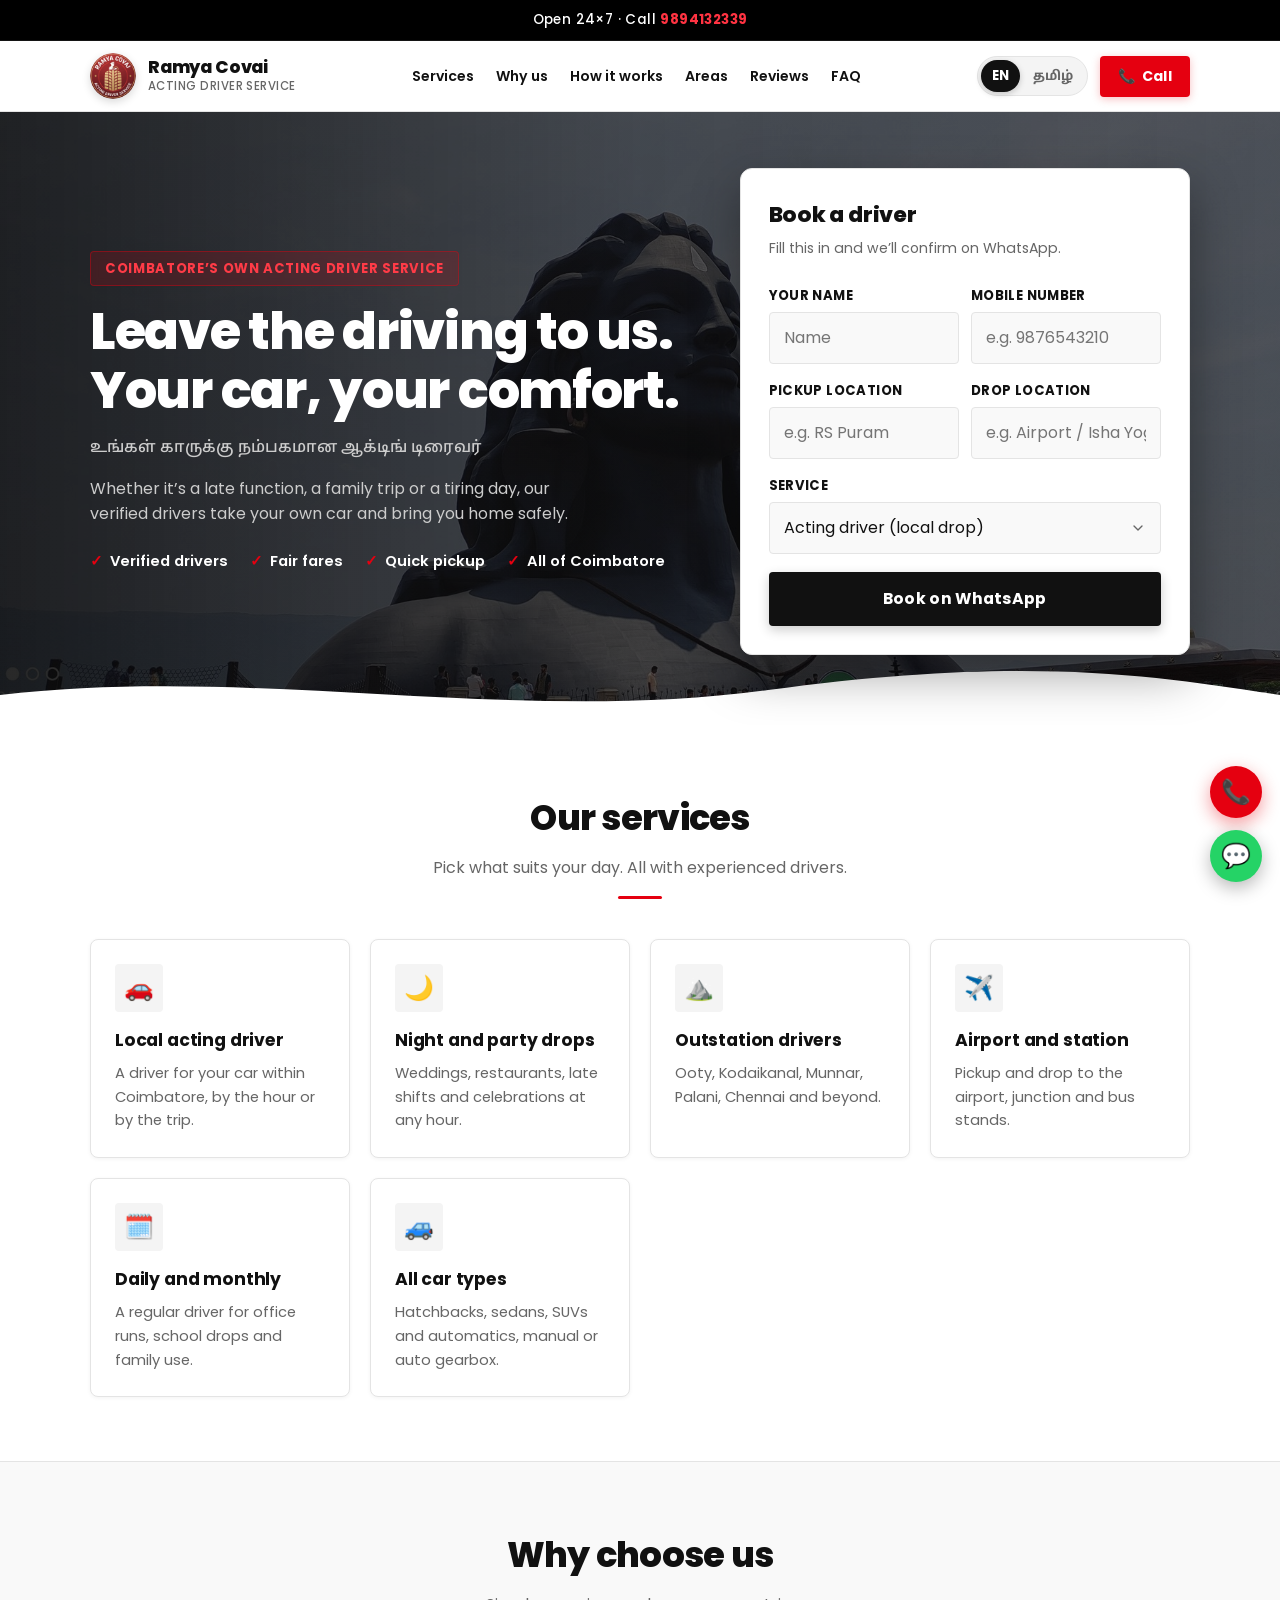
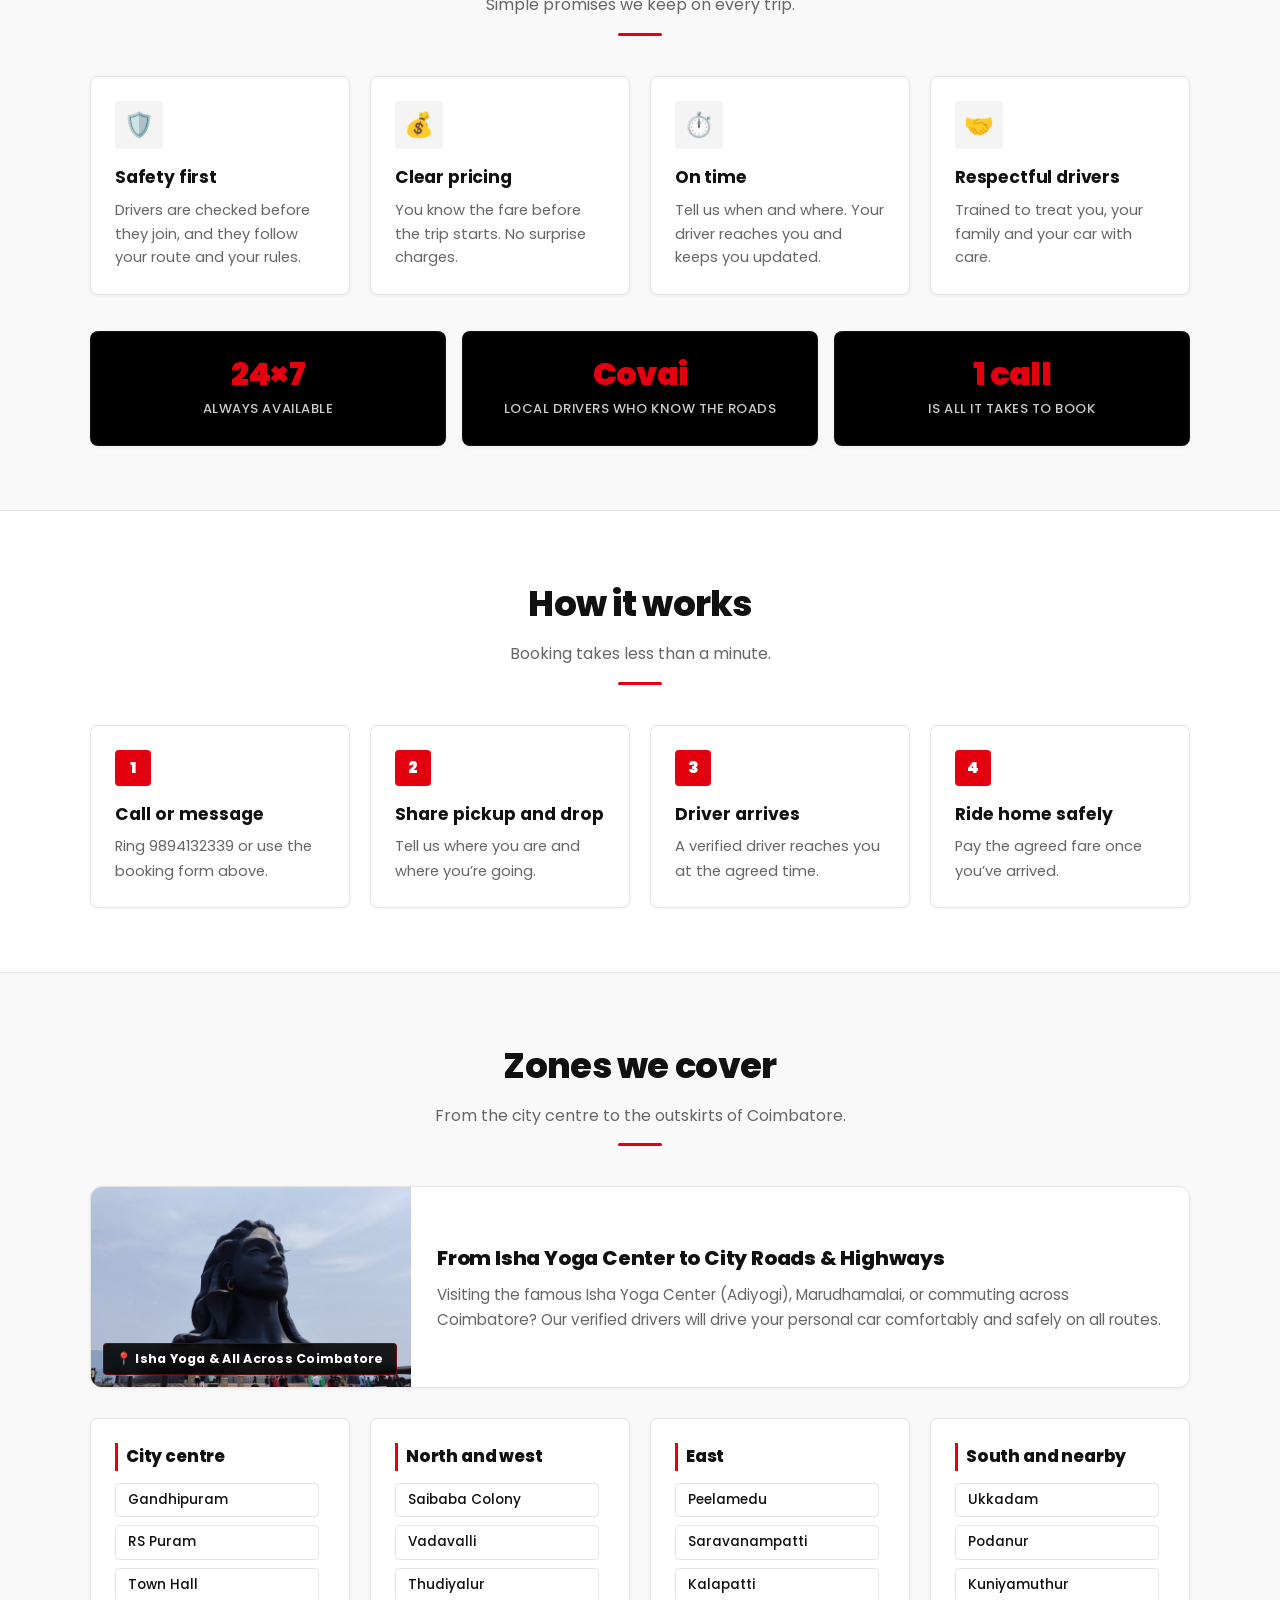
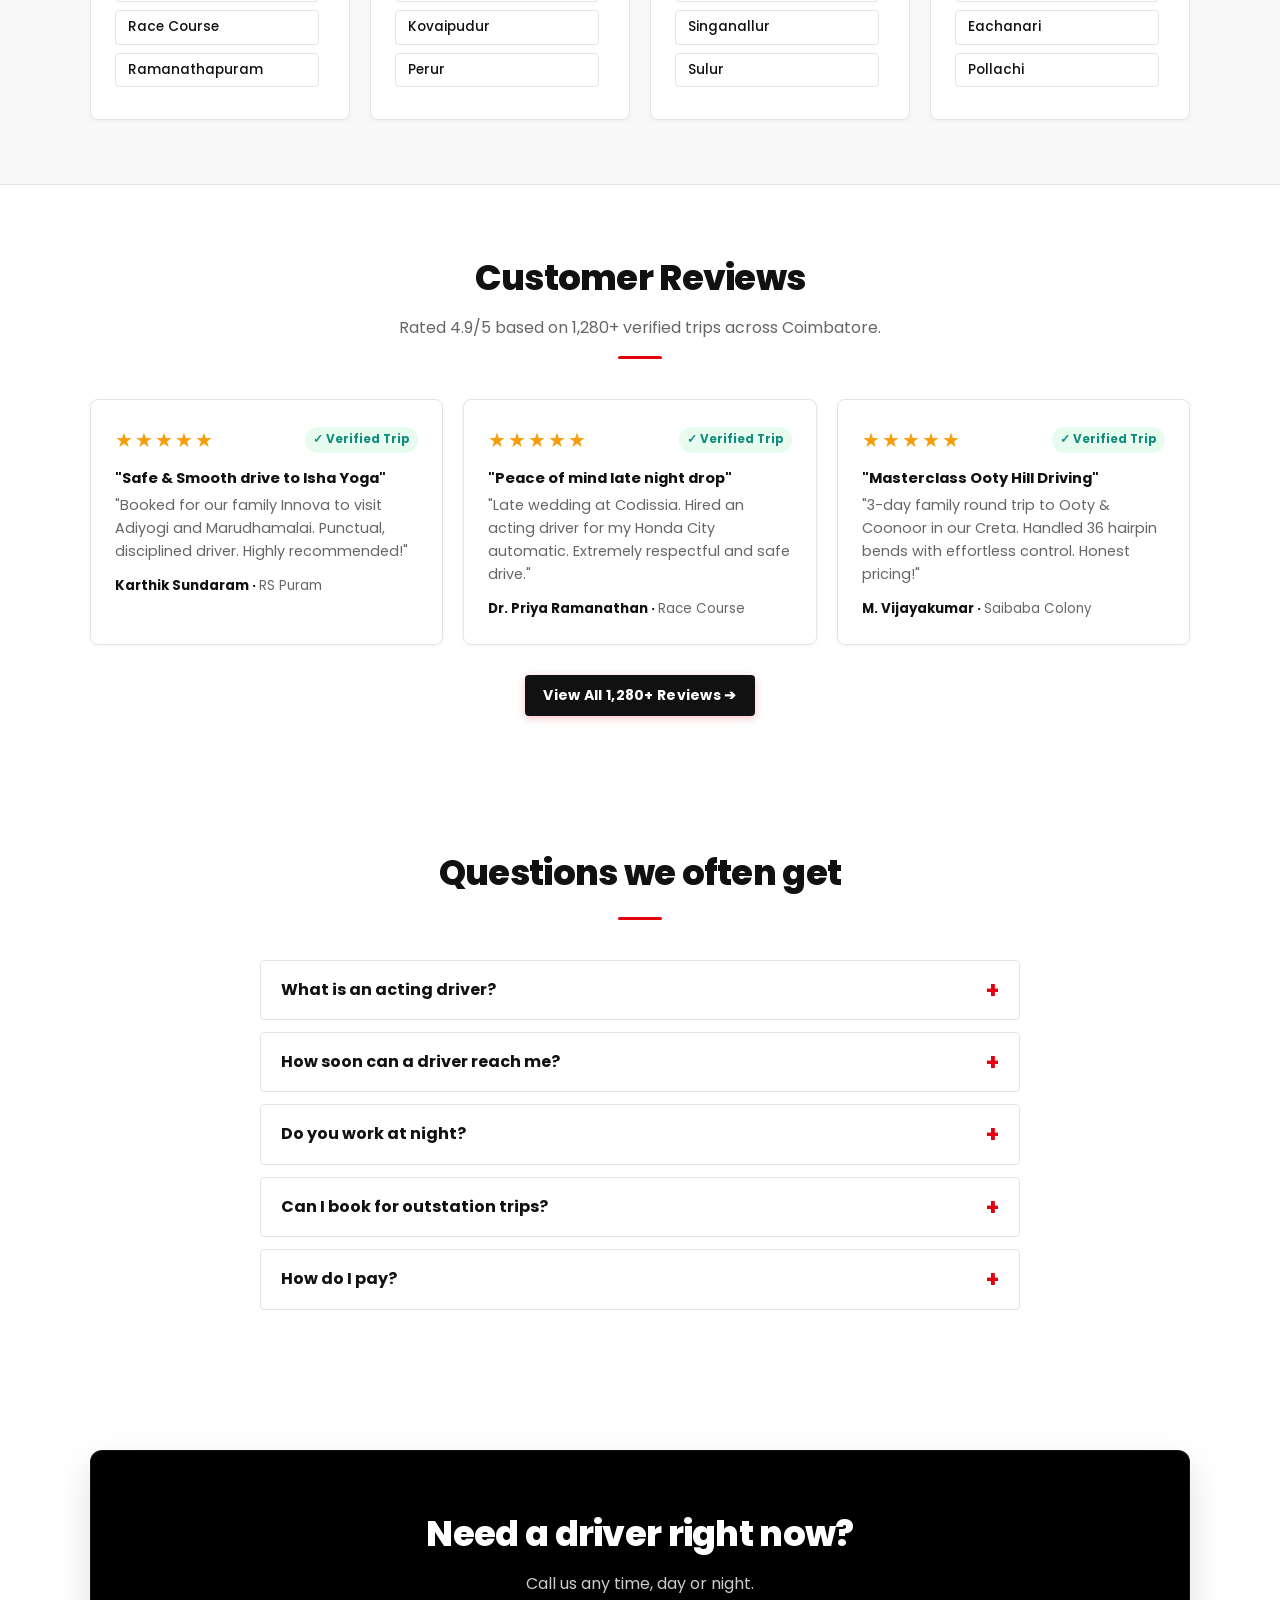
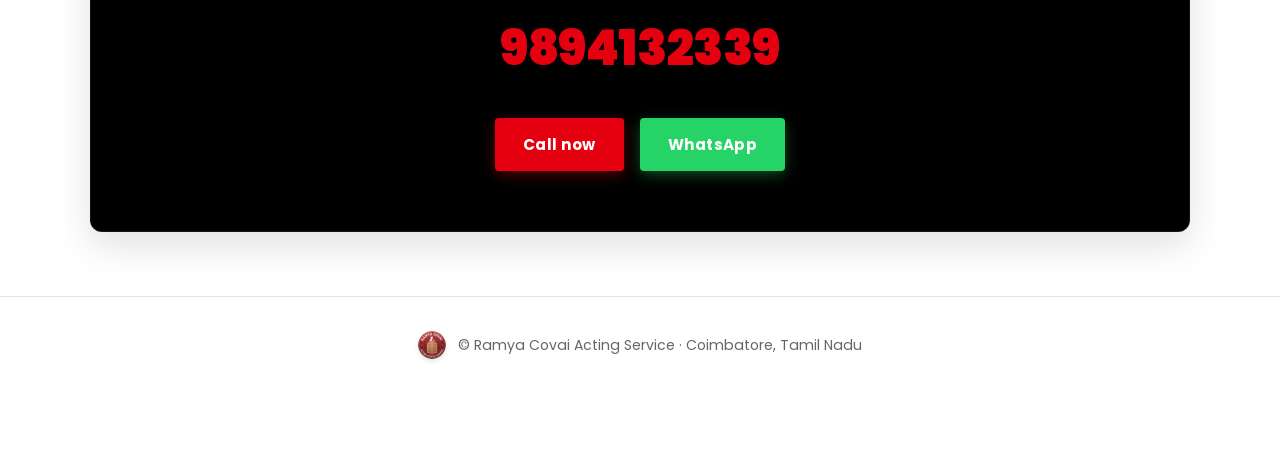
<file: index.html>
<!DOCTYPE html>
<html lang="en">
<head>
<meta charset="utf-8">
<meta name="viewport" content="width=device-width, initial-scale=1, viewport-fit=cover">
<title>Ramya Covai Acting Service – Acting Drivers in Coimbatore</title>
<meta name="description" content="Book a trusted acting driver in Coimbatore for your own car. Call or WhatsApp 9894132339. Available 24/7.">
<link rel="preconnect" href="https://fonts.googleapis.com">
<link rel="preconnect" href="https://fonts.gstatic.com" crossorigin>
<link rel="stylesheet" href="https://fonts.googleapis.com/css2?family=Noto+Sans+Tamil:wght@400;500;600;700;800&family=Poppins:wght@400;600;700;800&display=swap">
<link rel="stylesheet" href="style.css">
<link rel="icon" type="image/png" href="images/logo.png">
<link rel="apple-touch-icon" href="images/logo.png">
</head>
<body>
<div class="top">Open 24×7 · Call <a href="tel:+919894132339">9894132339</a></div>
<nav id="navbar">
  <div class="wrap nav-container">
    <a class="logo" href="#top">
      <img src="images/logo.png" alt="Ramya Covai Logo" class="logo-img" width="46" height="46">
      <div class="logo-text">
        <span class="logo-brand">Ramya Covai</span>
        <small class="logo-sub">Acting Driver Service</small>
      </div>
    </a>
    
    <div class="nav-menu" id="navMenu">
      <div class="links">
        <a href="#services">Services</a>
        <a href="#why">Why us</a>
        <a href="#how">How it works</a>
        <a href="#zones">Areas</a>
        <a href="reviews.html">Reviews</a>
        <a href="#faq">FAQ</a>
      </div>
    </div>

    <div class="nav-actions">
      <div class="lang-switcher" aria-label="Language Switcher">
        <a href="index.html" class="lang-btn active" title="English">EN</a>
        <a href="tamil.html" class="lang-btn" title="தமிழ் (Tamil)">தமிழ்</a>
      </div>
      <a class="pill nav-call" href="tel:+919894132339" title="Call">
        <span class="call-icon">📞</span>
        <span class="call-text">Call</span>
      </a>
      <button class="nav-toggle" id="navToggle" aria-label="Toggle menu" aria-expanded="false">
        <span class="bar"></span>
        <span class="bar"></span>
        <span class="bar"></span>
      </button>
    </div>
  </div>
</nav>

<div class="hero" id="top">
  <div class="wrap">
    <div>
      <span class="tag">Coimbatore’s own acting driver service</span>
      <h1>Leave the driving to us. Your car, your comfort.</h1>
      <p class="ta">உங்கள் காருக்கு நம்பகமான ஆக்டிங் டிரைவர்</p>
      <p>Whether it’s a late function, a family trip or a tiring day, our verified drivers take your own car and bring you home safely.</p>
      <ul class="ticks">
        <li>Verified drivers</li>
        <li>Fair fares</li>
        <li>Quick pickup</li>
        <li>All of Coimbatore</li>
      </ul>
    </div>
    <div class="form">
      <h2>Book a driver</h2>
      <p>Fill this in and we’ll confirm on WhatsApp.</p>
      
      <div class="form-row">
        <div class="form-group">
          <label for="n">Your name</label>
          <input id="n" type="text" placeholder="Name" autocomplete="name">
        </div>
        <div class="form-group">
          <label for="p">Mobile number</label>
          <input id="p" type="tel" placeholder="e.g. 9876543210" autocomplete="tel">
        </div>
      </div>

      <div class="form-row">
        <div class="form-group">
          <label for="l">Pickup location</label>
          <input id="l" type="text" placeholder="e.g. RS Puram">
        </div>
        <div class="form-group">
          <label for="d">Drop location</label>
          <input id="d" type="text" placeholder="e.g. Airport / Isha Yoga">
        </div>
      </div>

      <div class="form-group">
        <label for="s">Service</label>
        <select id="s">
          <option>Acting driver (local drop)</option>
          <option>Night / party drop</option>
          <option>Outstation trip</option>
          <option>Airport / railway station</option>
          <option>Daily or monthly driver</option>
        </select>
      </div>

      <button class="go" id="book">Book on WhatsApp</button>
    </div>
  </div>
  <svg class="road" viewBox="0 0 1000 70" preserveAspectRatio="none" aria-hidden="true">
    <path d="M0 40 C200 10 400 70 600 35 S900 20 1000 40 V70 H0Z" fill="var(--bg)"/>
  </svg>
</div>

<section id="services">
  <div class="wrap">
    <div class="h">
      <h2>Our services</h2>
      <p>Pick what suits your day. All with experienced drivers.</p>
      <b></b>
    </div>
    <div class="grid">
      <div class="card">
        <div class="ic">🚗</div>
        <h3>Local acting driver</h3>
        <p>A driver for your car within Coimbatore, by the hour or by the trip.</p>
      </div>
      <div class="card">
        <div class="ic">🌙</div>
        <h3>Night and party drops</h3>
        <p>Weddings, restaurants, late shifts and celebrations at any hour.</p>
      </div>
      <div class="card">
        <div class="ic">⛰️</div>
        <h3>Outstation drivers</h3>
        <p>Ooty, Kodaikanal, Munnar, Palani, Chennai and beyond.</p>
      </div>
      <div class="card">
        <div class="ic">✈️</div>
        <h3>Airport and station</h3>
        <p>Pickup and drop to the airport, junction and bus stands.</p>
      </div>
      <div class="card">
        <div class="ic">🗓️</div>
        <h3>Daily and monthly</h3>
        <p>A regular driver for office runs, school drops and family use.</p>
      </div>
      <div class="card">
        <div class="ic">🚙</div>
        <h3>All car types</h3>
        <p>Hatchbacks, sedans, SUVs and automatics, manual or auto gearbox.</p>
      </div>
    </div>
  </div>
</section>

<section class="alt" id="why">
  <div class="wrap">
    <div class="h">
      <h2>Why choose us</h2>
      <p>Simple promises we keep on every trip.</p>
      <b></b>
    </div>
    <div class="grid">
      <div class="card">
        <div class="ic">🛡️</div>
        <h3>Safety first</h3>
        <p>Drivers are checked before they join, and they follow your route and your rules.</p>
      </div>
      <div class="card">
        <div class="ic">💰</div>
        <h3>Clear pricing</h3>
        <p>You know the fare before the trip starts. No surprise charges.</p>
      </div>
      <div class="card">
        <div class="ic">⏱️</div>
        <h3>On time</h3>
        <p>Tell us when and where. Your driver reaches you and keeps you updated.</p>
      </div>
      <div class="card">
        <div class="ic">🤝</div>
        <h3>Respectful drivers</h3>
        <p>Trained to treat you, your family and your car with care.</p>
      </div>
    </div>
    <div class="stats">
      <div class="stat"><strong>24×7</strong><span>Always available</span></div>
      <div class="stat"><strong>Covai</strong><span>Local drivers who know the roads</span></div>
      <div class="stat"><strong>1 call</strong><span>Is all it takes to book</span></div>
    </div>
  </div>
</section>

<section id="how">
  <div class="wrap">
    <div class="h">
      <h2>How it works</h2>
      <p>Booking takes less than a minute.</p>
      <b></b>
    </div>
    <div class="steps">
      <div class="step">
        <h3>Call or message</h3>
        <p>Ring 9894132339 or use the booking form above.</p>
      </div>
      <div class="step">
        <h3>Share pickup and drop</h3>
        <p>Tell us where you are and where you’re going.</p>
      </div>
      <div class="step">
        <h3>Driver arrives</h3>
        <p>A verified driver reaches you at the agreed time.</p>
      </div>
      <div class="step">
        <h3>Ride home safely</h3>
        <p>Pay the agreed fare once you’ve arrived.</p>
      </div>
    </div>
  </div>
</section>

<section class="alt" id="zones">
  <div class="wrap">
    <div class="h">
      <h2>Zones we cover</h2>
      <p>From the city centre to the outskirts of Coimbatore.</p>
      <b></b>
    </div>

    <!-- Coimbatore City & Isha Yoga Showcase Banner -->
    <div class="city-banner">
      <div class="city-banner-img">
        <img src="images/isha-yogi-hero.jpg" alt="Isha Yoga Adiyogi Center Coimbatore - Ramya Covai Acting Drivers" loading="lazy">
        <span class="city-badge">📍 Isha Yoga & All Across Coimbatore</span>
      </div>
      <div class="city-banner-content">
        <h3>From Isha Yoga Center to City Roads & Highways</h3>
        <p>Visiting the famous Isha Yoga Center (Adiyogi), Marudhamalai, or commuting across Coimbatore? Our verified drivers will drive your personal car comfortably and safely on all routes.</p>
      </div>
    </div>

    <div class="zones">
      <div class="card zone">
        <h3>City centre</h3>
        <span>Gandhipuram</span><span>RS Puram</span><span>Town Hall</span><span>Race Course</span><span>Ramanathapuram</span>
      </div>
      <div class="card zone">
        <h3>North and west</h3>
        <span>Saibaba Colony</span><span>Vadavalli</span><span>Thudiyalur</span><span>Kovaipudur</span><span>Perur</span>
      </div>
      <div class="card zone">
        <h3>East</h3>
        <span>Peelamedu</span><span>Saravanampatti</span><span>Kalapatti</span><span>Singanallur</span><span>Sulur</span>
      </div>
      <div class="card zone">
        <h3>South and nearby</h3>
        <span>Ukkadam</span><span>Podanur</span><span>Kuniyamuthur</span><span>Eachanari</span><span>Pollachi</span>
      </div>
    </div>
  </div>
</section>

<section id="reviews">
  <div class="wrap">
    <div class="h">
      <h2>Customer Reviews</h2>
      <p>Rated 4.9/5 based on 1,280+ verified trips across Coimbatore.</p>
      <b></b>
    </div>
    <div class="grid" style="grid-template-columns: repeat(auto-fit, minmax(280px, 1fr));">
      <div class="card">
        <div style="display:flex; justify-content:space-between; align-items:center; margin-bottom:10px;">
          <div class="stars" style="margin:0;">★★★★★</div>
          <span class="verified-tag">✓ Verified Trip</span>
        </div>
        <p style="font-weight:700; color:var(--ink); margin-bottom:4px;">"Safe & Smooth drive to Isha Yoga"</p>
        <p style="font-size:0.9rem; color:var(--muted); margin-bottom:12px;">"Booked for our family Innova to visit Adiyogi and Marudhamalai. Punctual, disciplined driver. Highly recommended!"</p>
        <small style="color:var(--ink); font-weight:700;">Karthik Sundaram · <span style="color:var(--muted); font-weight:400;">RS Puram</span></small>
      </div>

      <div class="card">
        <div style="display:flex; justify-content:space-between; align-items:center; margin-bottom:10px;">
          <div class="stars" style="margin:0;">★★★★★</div>
          <span class="verified-tag">✓ Verified Trip</span>
        </div>
        <p style="font-weight:700; color:var(--ink); margin-bottom:4px;">"Peace of mind late night drop"</p>
        <p style="font-size:0.9rem; color:var(--muted); margin-bottom:12px;">"Late wedding at Codissia. Hired an acting driver for my Honda City automatic. Extremely respectful and safe drive."</p>
        <small style="color:var(--ink); font-weight:700;">Dr. Priya Ramanathan · <span style="color:var(--muted); font-weight:400;">Race Course</span></small>
      </div>

      <div class="card">
        <div style="display:flex; justify-content:space-between; align-items:center; margin-bottom:10px;">
          <div class="stars" style="margin:0;">★★★★★</div>
          <span class="verified-tag">✓ Verified Trip</span>
        </div>
        <p style="font-weight:700; color:var(--ink); margin-bottom:4px;">"Masterclass Ooty Hill Driving"</p>
        <p style="font-size:0.9rem; color:var(--muted); margin-bottom:12px;">"3-day family round trip to Ooty & Coonoor in our Creta. Handled 36 hairpin bends with effortless control. Honest pricing!"</p>
        <small style="color:var(--ink); font-weight:700;">M. Vijayakumar · <span style="color:var(--muted); font-weight:400;">Saibaba Colony</span></small>
      </div>
    </div>
    <div style="text-align: center; margin-top: 30px;">
      <a href="reviews.html" class="pill" style="background:var(--dark); color:#fff;">View All 1,280+ Reviews ➔</a>
    </div>
  </div>
</section>

<section id="faq">
  <div class="wrap">
    <div class="h">
      <h2>Questions we often get</h2>
      <b></b>
    </div>
    <details>
      <summary>What is an acting driver?</summary>
      <p>A professional driver who drives your own car for you, so you can travel without driving yourself.</p>
    </details>
    <details>
      <summary>How soon can a driver reach me?</summary>
      <p>It depends on your area and the time of day. Call 9894132339 and we’ll tell you the pickup time right away.</p>
    </details>
    <details>
      <summary>Do you work at night?</summary>
      <p>Yes. We are available 24×7, including late nights and early mornings.</p>
    </details>
    <details>
      <summary>Can I book for outstation trips?</summary>
      <p>Yes. Tell us your route and number of days and we’ll quote a fair price.</p>
    </details>
    <details>
      <summary>How do I pay?</summary>
      <p>You pay the agreed fare at the end of the trip. Confirm the payment method when you book.</p>
    </details>
  </div>
</section>

<section>
  <div class="wrap">
    <div class="cta">
      <h2>Need a driver right now?</h2>
      <p>Call us any time, day or night.</p>
      <a class="n" href="tel:+919894132339">9894132339</a>
      <a class="b c1" href="tel:+919894132339">Call now</a>
      <a class="b c2" href="https://wa.me/919894132339?text=Hi%2C%20I%20need%20an%20acting%20driver%20in%20Coimbatore">WhatsApp</a>
    </div>
  </div>
</section>

<footer>
  <div class="wrap footer-wrap">
    <img src="images/logo.png" alt="Ramya Covai Logo" class="footer-logo" width="28" height="28">
    <span>© Ramya Covai Acting Service · Coimbatore, Tamil Nadu</span>
  </div>
</footer>

<div class="wa">
  <a class="p" href="tel:+919894132339" aria-label="Call">📞</a>
  <a class="w" href="https://wa.me/919894132339?text=Hi%2C%20I%20need%20an%20acting%20driver" aria-label="WhatsApp">💬</a>
</div>

<script>
// WhatsApp booking
document.getElementById('book').addEventListener('click', function(){
  var n = document.getElementById('n').value.trim();
  var p = document.getElementById('p').value.trim();
  var l = document.getElementById('l').value.trim();
  var d = document.getElementById('d').value.trim();
  var s = document.getElementById('s').value;

  var m = '🚗 *Ramya Covai Acting Driver Booking / ஆக்டிங் டிரைவர் முன்பதிவு*' +
          '\n━━━━━━━━━━━━━━━━━━━━' +
          (n ? '\n👤 *Name / பெயர்:* ' + n : '') +
          (p ? '\n📱 *Mobile / மொபைல்:* ' + p : '') +
          (l ? '\n📍 *Pickup / பிக்-அப்:* ' + l : '') +
          (d ? '\n🎯 *Drop / சேருமிடம்:* ' + d : '') +
          '\n🚕 *Service / சேவை:* ' + s +
          '\n━━━━━━━━━━━━━━━━━━━━' +
          '\n_Please confirm booking & driver availability._' +
          '\n_கட்டணம் மற்றும் முன்பதிவை உறுதி செய்யவும்._';

  window.open('https://wa.me/919894132339?text=' + encodeURIComponent(m), '_blank');
});

// Mobile menu toggle
var navToggle = document.getElementById('navToggle');
var navMenu = document.getElementById('navMenu');

if (navToggle && navMenu) {
  navToggle.addEventListener('click', function() {
    var isOpen = navMenu.classList.toggle('open');
    navToggle.setAttribute('aria-expanded', isOpen ? 'true' : 'false');
  });

  // Close menu when clicking navigation link
  var navLinks = navMenu.querySelectorAll('a');
  navLinks.forEach(function(link) {
    link.addEventListener('click', function() {
      navMenu.classList.remove('open');
      navToggle.setAttribute('aria-expanded', 'false');
    });
  });

  // Close menu when clicking outside
  document.addEventListener('click', function(e) {
    if (!navMenu.contains(e.target) && !navToggle.contains(e.target)) {
      navMenu.classList.remove('open');
      navToggle.setAttribute('aria-expanded', 'false');
    }
  });
}
</script>
</body>
</html>
</file>
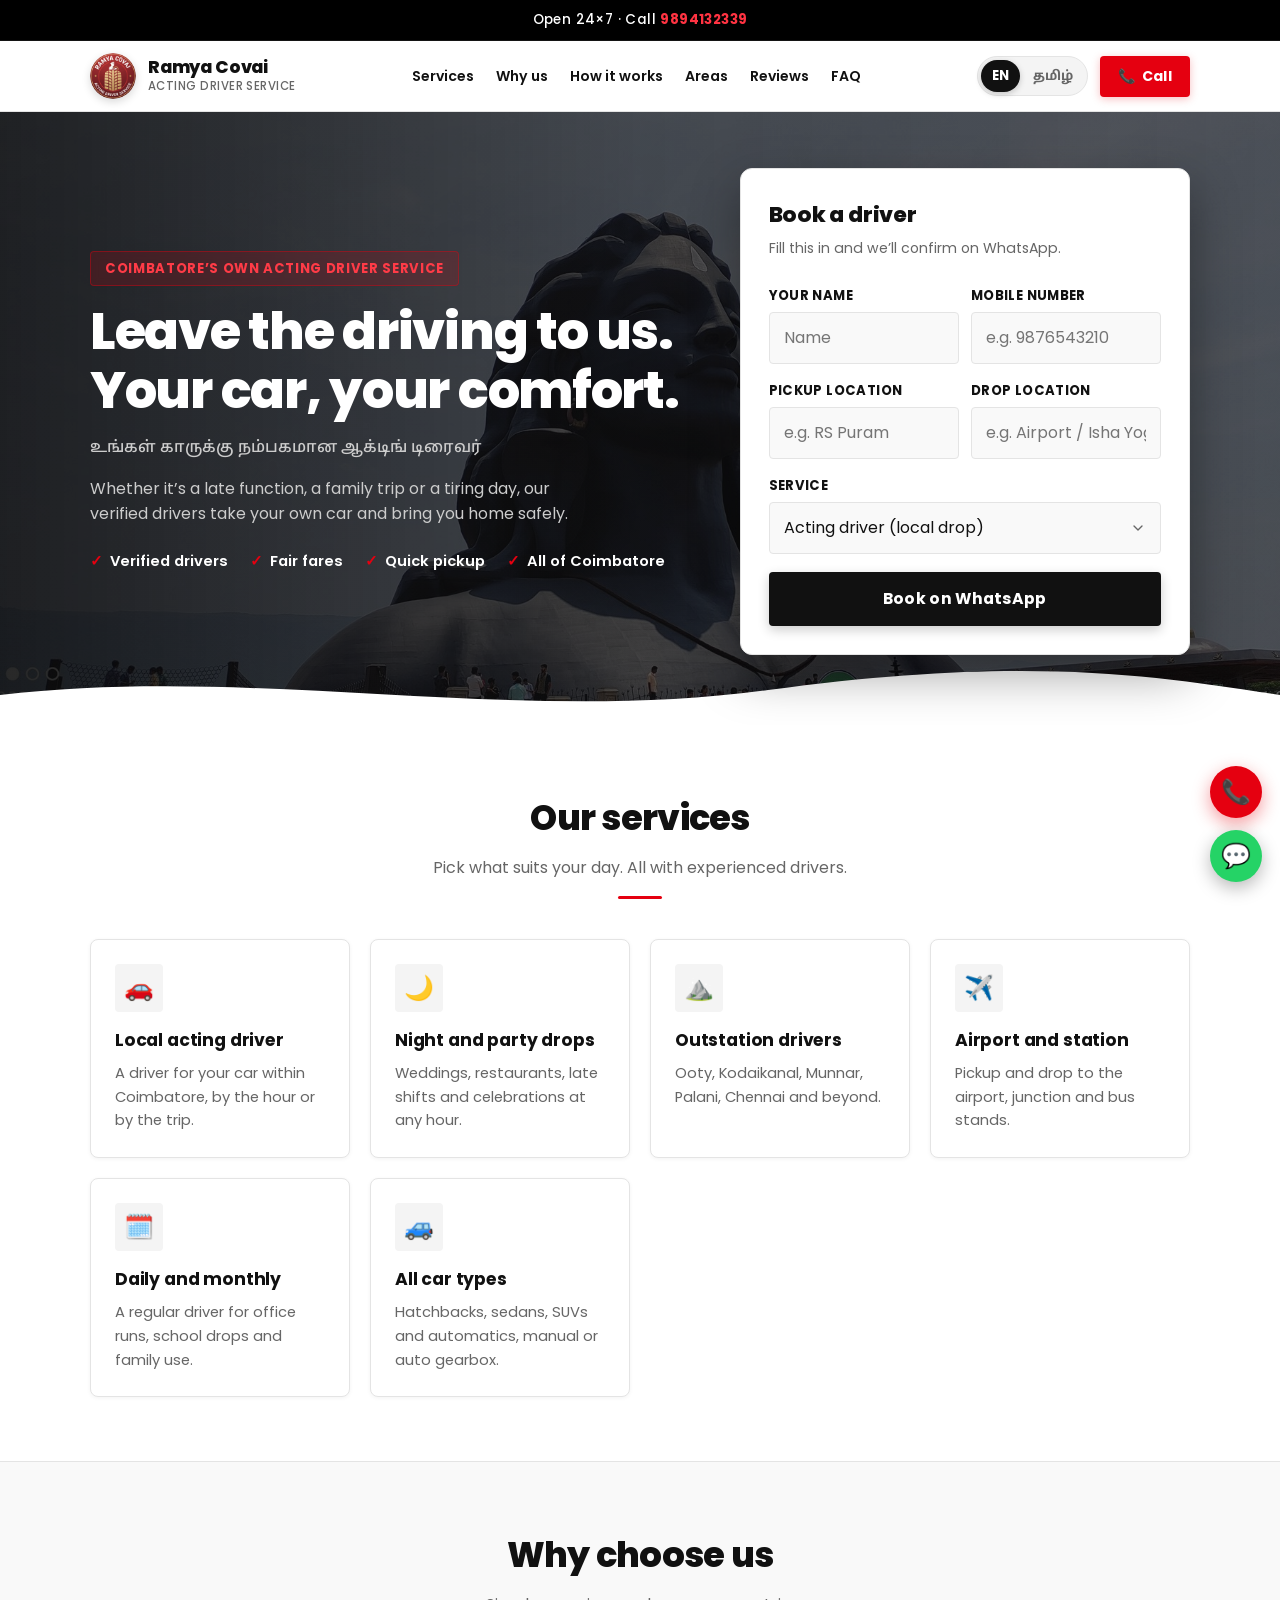
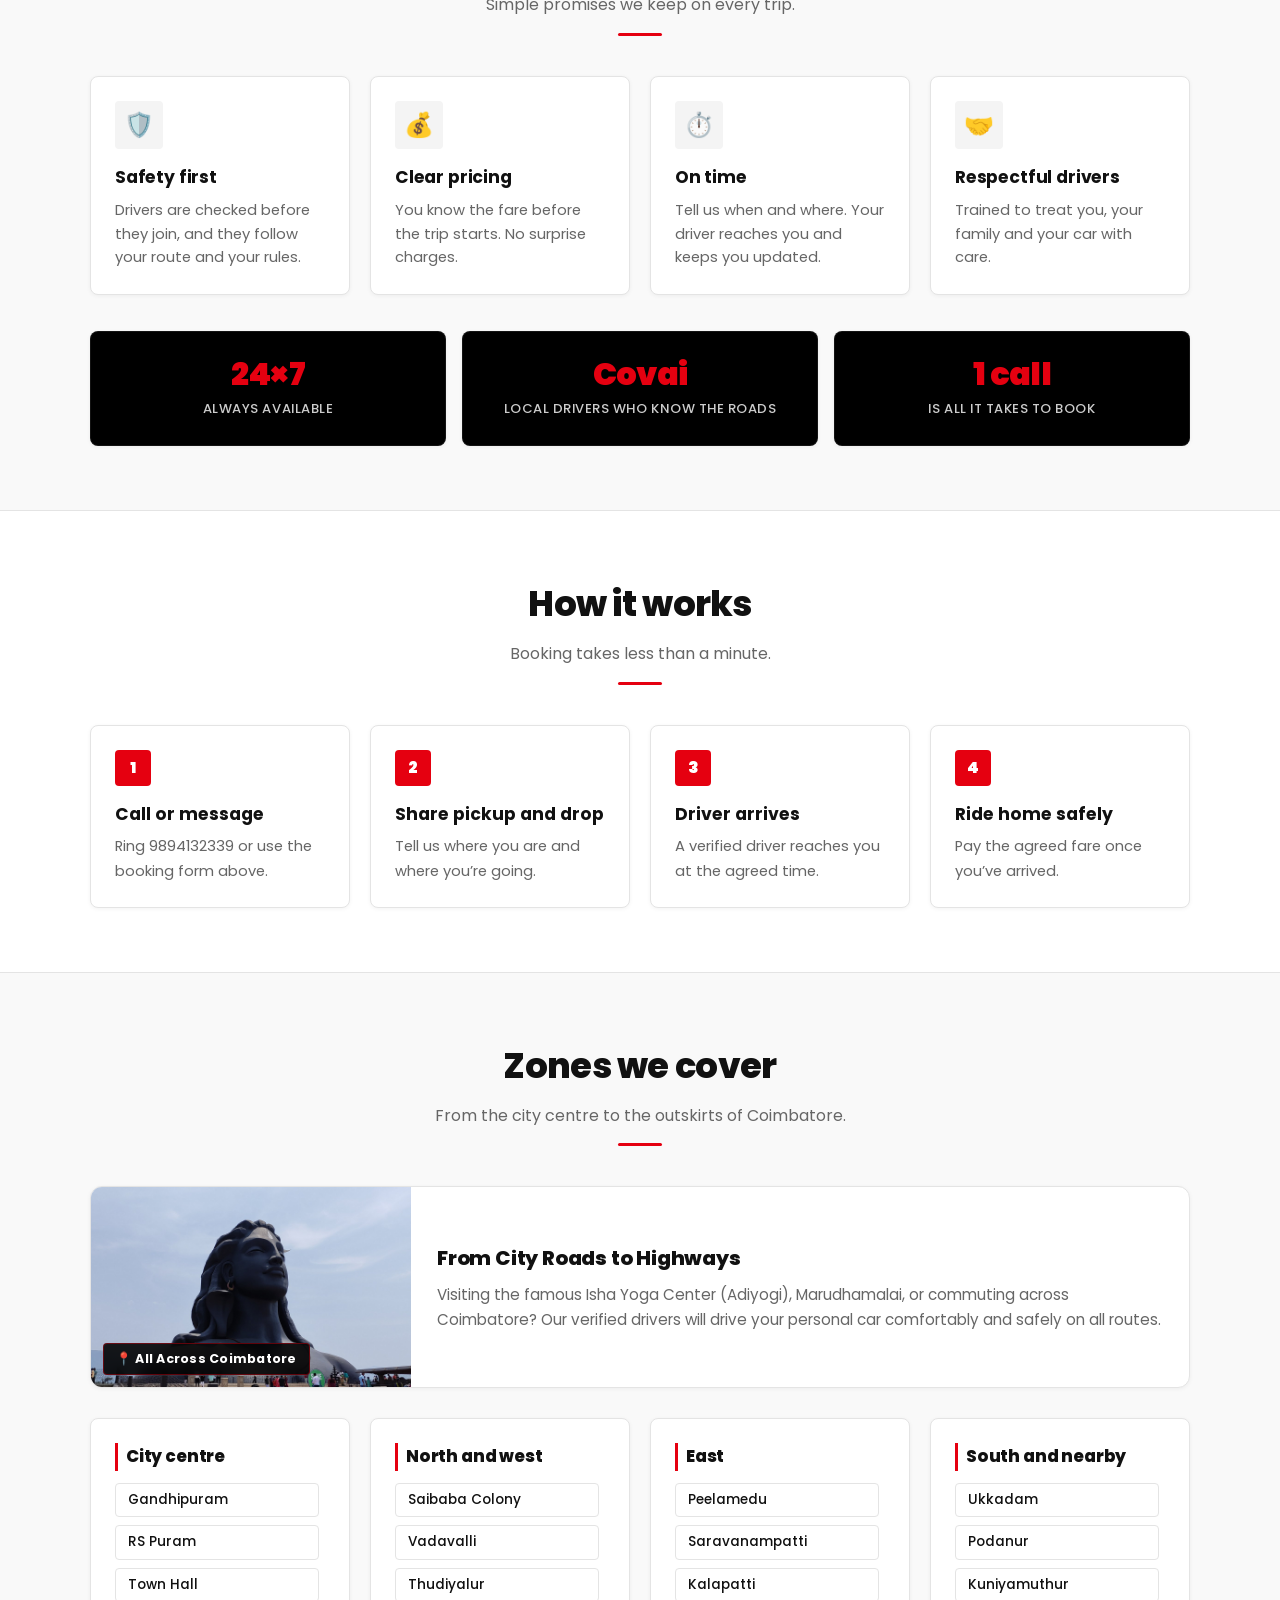
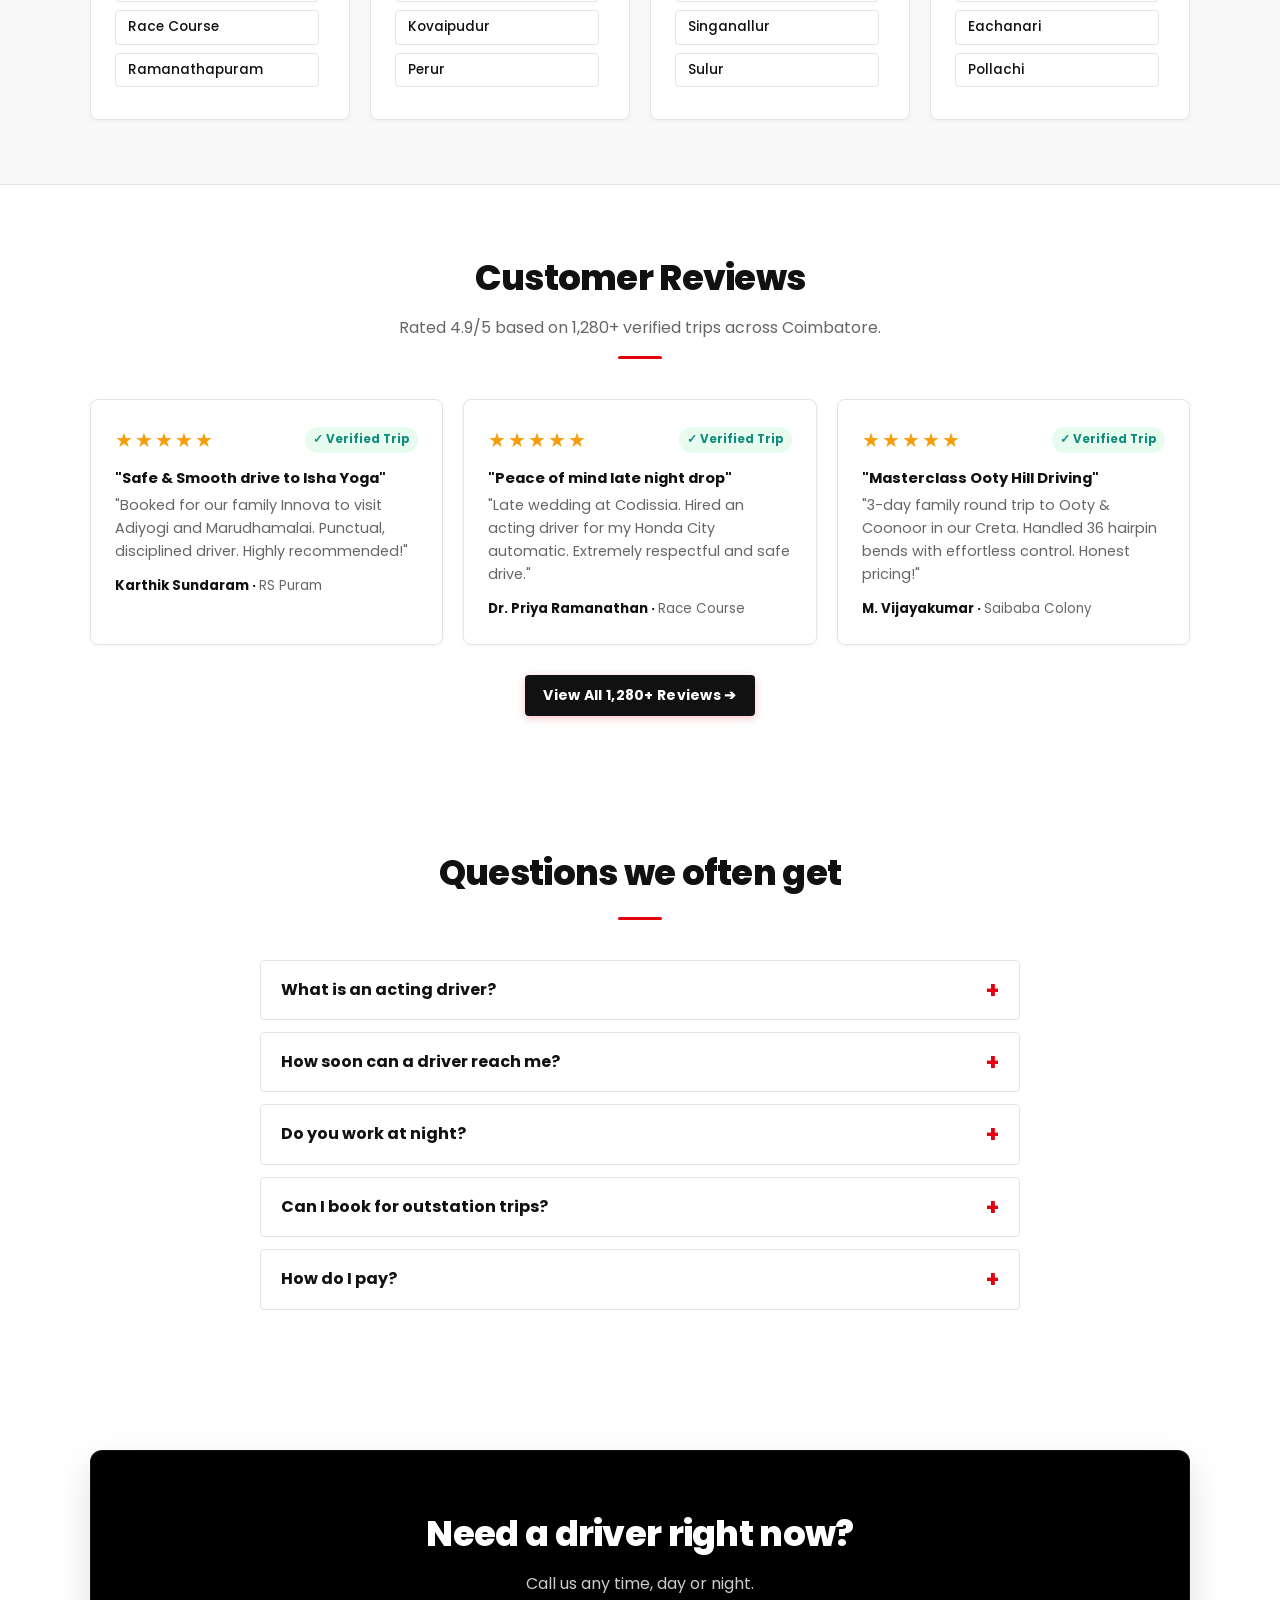
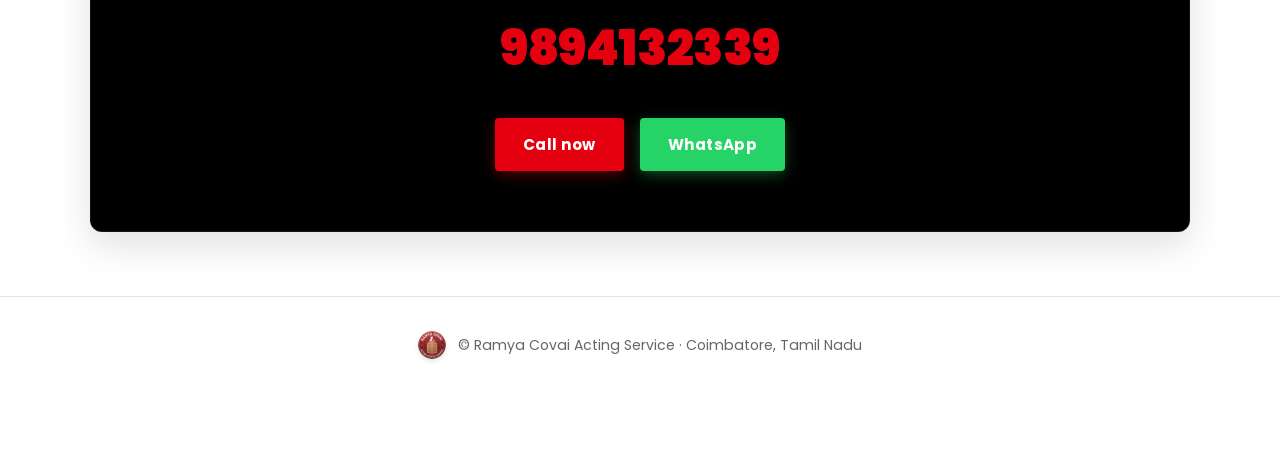
<file: Ramya Covai Acting Service – Acting Drivers in Coimbatore.html>
<!DOCTYPE html>
<html lang="en">

<head>
    <meta charset="utf-8">
    <meta name="viewport" content="width=device-width, initial-scale=1, viewport-fit=cover">
    <title>Ramya Covai Acting Service – Acting Drivers in Coimbatore</title>
    <meta name="description"
        content="Book a trusted acting driver in Coimbatore for your own car. Call or WhatsApp 9894132339. Available 24/7.">
    <link rel="preconnect" href="https://fonts.googleapis.com">
    <link rel="preconnect" href="https://fonts.gstatic.com" crossorigin>
    <link rel="stylesheet"
        href="https://fonts.googleapis.com/css2?family=Noto+Sans+Tamil:wght@400;500;600;700;800&family=Poppins:wght@400;600;700;800&display=swap">
    <link rel="stylesheet" href="style.css">
    <link rel="icon" type="image/png" href="images/logo.png">
    <link rel="apple-touch-icon" href="images/logo.png">
</head>

<body>
    <div class="top">Open 24×7 · Call <a href="tel:+919894132339">9894132339</a></div>
    <nav id="navbar">
        <div class="wrap nav-container">
            <a class="logo" href="#top">
                <img src="images/logo.png" alt="Ramya Covai Logo" class="logo-img" width="46" height="46">
                <div class="logo-text">
                    <span class="logo-brand">Ramya Covai</span>
                    <small class="logo-sub">Acting Driver Service</small>
                </div>
            </a>

            <div class="nav-menu" id="navMenu">
                <div class="links">
                    <a href="#services">Services</a>
                    <a href="#why">Why us</a>
                    <a href="#how">How it works</a>
                    <a href="#zones">Areas</a>
                    <a href="reviews.html">Reviews</a>
                    <a href="#faq">FAQ</a>
                </div>
            </div>

            <div class="nav-actions">
                <div class="lang-switcher" aria-label="Language Switcher">
                    <a href="index.html" class="lang-btn active" title="English">EN</a>
                    <a href="tamil.html" class="lang-btn" title="தமிழ் (Tamil)">தமிழ்</a>
                </div>
                <a class="pill nav-call" href="tel:+919894132339" title="Call">
                    <span class="call-icon">📞</span>
                    <span class="call-text">Call</span>
                </a>
                <button class="nav-toggle" id="navToggle" aria-label="Toggle menu" aria-expanded="false">
                    <span class="bar"></span>
                    <span class="bar"></span>
                    <span class="bar"></span>
                </button>
            </div>
        </div>
    </nav>

    <div class="hero" id="top">
        <div class="wrap">
            <div>
                <span class="tag">Coimbatore’s own acting driver service</span>
                <h1>Leave the driving to us. Your car, your comfort.</h1>
                <p class="ta">உங்கள் காருக்கு நம்பகமான ஆக்டிங் டிரைவர்</p>
                <p>Whether it’s a late function, a family trip or a tiring day, our verified drivers take your own car
                    and bring you home safely.</p>
                <ul class="ticks">
                    <li>Verified drivers</li>
                    <li>Fair fares</li>
                    <li>Quick pickup</li>
                    <li>All of Coimbatore</li>
                </ul>
            </div>
            <div class="form">
                <h2>Book a driver</h2>
                <p>Fill this in and we’ll confirm on WhatsApp.</p>

                <div class="form-row">
                    <div class="form-group">
                        <label for="n">Your name</label>
                        <input id="n" type="text" placeholder="Name" autocomplete="name">
                    </div>
                    <div class="form-group">
                        <label for="p">Mobile number</label>
                        <input id="p" type="tel" placeholder="e.g. 9876543210" autocomplete="tel">
                    </div>
                </div>

                <div class="form-row">
                    <div class="form-group">
                        <label for="l">Pickup location</label>
                        <input id="l" type="text" placeholder="e.g. RS Puram">
                    </div>
                    <div class="form-group">
                        <label for="d">Drop location</label>
                        <input id="d" type="text" placeholder="e.g. Airport / Isha Yoga">
                    </div>
                </div>

                <div class="form-group">
                    <label for="s">Service</label>
                    <select id="s">
                        <option>Acting driver (local drop)</option>
                        <option>Night / party drop</option>
                        <option>Outstation trip</option>
                        <option>Airport / railway station</option>
                        <option>Daily or monthly driver</option>
                    </select>
                </div>

                <button class="go" id="book">Book on WhatsApp</button>
            </div>
        </div>
        <svg class="road" viewBox="0 0 1000 70" preserveAspectRatio="none" aria-hidden="true">
            <path d="M0 40 C200 10 400 70 600 35 S900 20 1000 40 V70 H0Z" fill="var(--bg)" />
        </svg>
    </div>

    <section id="services">
        <div class="wrap">
            <div class="h">
                <h2>Our services</h2>
                <p>Pick what suits your day. All with experienced drivers.</p>
                <b></b>
            </div>
            <div class="grid">
                <div class="card">
                    <div class="ic">🚗</div>
                    <h3>Local acting driver</h3>
                    <p>A driver for your car within Coimbatore, by the hour or by the trip.</p>
                </div>
                <div class="card">
                    <div class="ic">🌙</div>
                    <h3>Night and party drops</h3>
                    <p>Weddings, restaurants, late shifts and celebrations at any hour.</p>
                </div>
                <div class="card">
                    <div class="ic">⛰️</div>
                    <h3>Outstation drivers</h3>
                    <p>Ooty, Kodaikanal, Munnar, Palani, Chennai and beyond.</p>
                </div>
                <div class="card">
                    <div class="ic">✈️</div>
                    <h3>Airport and station</h3>
                    <p>Pickup and drop to the airport, junction and bus stands.</p>
                </div>
                <div class="card">
                    <div class="ic">🗓️</div>
                    <h3>Daily and monthly</h3>
                    <p>A regular driver for office runs, school drops and family use.</p>
                </div>
                <div class="card">
                    <div class="ic">🚙</div>
                    <h3>All car types</h3>
                    <p>Hatchbacks, sedans, SUVs and automatics, manual or auto gearbox.</p>
                </div>
            </div>
        </div>
    </section>

    <section class="alt" id="why">
        <div class="wrap">
            <div class="h">
                <h2>Why choose us</h2>
                <p>Simple promises we keep on every trip.</p>
                <b></b>
            </div>
            <div class="grid">
                <div class="card">
                    <div class="ic">🛡️</div>
                    <h3>Safety first</h3>
                    <p>Drivers are checked before they join, and they follow your route and your rules.</p>
                </div>
                <div class="card">
                    <div class="ic">💰</div>
                    <h3>Clear pricing</h3>
                    <p>You know the fare before the trip starts. No surprise charges.</p>
                </div>
                <div class="card">
                    <div class="ic">⏱️</div>
                    <h3>On time</h3>
                    <p>Tell us when and where. Your driver reaches you and keeps you updated.</p>
                </div>
                <div class="card">
                    <div class="ic">🤝</div>
                    <h3>Respectful drivers</h3>
                    <p>Trained to treat you, your family and your car with care.</p>
                </div>
            </div>
            <div class="stats">
                <div class="stat"><strong>24×7</strong><span>Always available</span></div>
                <div class="stat"><strong>Covai</strong><span>Local drivers who know the roads</span></div>
                <div class="stat"><strong>1 call</strong><span>Is all it takes to book</span></div>
            </div>
        </div>
    </section>

    <section id="how">
        <div class="wrap">
            <div class="h">
                <h2>How it works</h2>
                <p>Booking takes less than a minute.</p>
                <b></b>
            </div>
            <div class="steps">
                <div class="step">
                    <h3>Call or message</h3>
                    <p>Ring 9894132339 or use the booking form above.</p>
                </div>
                <div class="step">
                    <h3>Share pickup and drop</h3>
                    <p>Tell us where you are and where you’re going.</p>
                </div>
                <div class="step">
                    <h3>Driver arrives</h3>
                    <p>A verified driver reaches you at the agreed time.</p>
                </div>
                <div class="step">
                    <h3>Ride home safely</h3>
                    <p>Pay the agreed fare once you’ve arrived.</p>
                </div>
            </div>
        </div>
    </section>

    <section class="alt" id="zones">
        <div class="wrap">
            <div class="h">
                <h2>Zones we cover</h2>
                <p>From the city centre to the outskirts of Coimbatore.</p>
                <b></b>
            </div>

            <!-- Coimbatore City & Isha Yoga Showcase Banner -->
            <div class="city-banner">
                <div class="city-banner-img">
                    <img src="images/isha-yogi-hero.jpg"
                        alt="Isha Yoga Adiyogi Center Coimbatore - Ramya Covai Acting Drivers" loading="lazy">
                    <span class="city-badge">📍 All Across Coimbatore</span>
                </div>
                <div class="city-banner-content">
                    <h3>From City Roads to Highways</h3>
                    <p>Visiting the famous Isha Yoga Center (Adiyogi), Marudhamalai, or commuting across Coimbatore? Our
                        verified drivers will drive your personal car comfortably and safely on all routes.</p>
                </div>
            </div>

            <div class="zones">
                <div class="card zone">
                    <h3>City centre</h3>
                    <span>Gandhipuram</span><span>RS Puram</span><span>Town Hall</span><span>Race
                        Course</span><span>Ramanathapuram</span>
                </div>
                <div class="card zone">
                    <h3>North and west</h3>
                    <span>Saibaba
                        Colony</span><span>Vadavalli</span><span>Thudiyalur</span><span>Kovaipudur</span><span>Perur</span>
                </div>
                <div class="card zone">
                    <h3>East</h3>
                    <span>Peelamedu</span><span>Saravanampatti</span><span>Kalapatti</span><span>Singanallur</span><span>Sulur</span>
                </div>
                <div class="card zone">
                    <h3>South and nearby</h3>
                    <span>Ukkadam</span><span>Podanur</span><span>Kuniyamuthur</span><span>Eachanari</span><span>Pollachi</span>
                </div>
            </div>
        </div>
    </section>

    <section id="reviews">
        <div class="wrap">
            <div class="h">
                <h2>Customer Reviews</h2>
                <p>Rated 4.9/5 based on 1,280+ verified trips across Coimbatore.</p>
                <b></b>
            </div>
            <div class="grid" style="grid-template-columns: repeat(auto-fit, minmax(280px, 1fr));">
                <div class="card">
                    <div style="display:flex; justify-content:space-between; align-items:center; margin-bottom:10px;">
                        <div class="stars" style="margin:0;">★★★★★</div>
                        <span class="verified-tag">✓ Verified Trip</span>
                    </div>
                    <p style="font-weight:700; color:var(--ink); margin-bottom:4px;">"Safe & Smooth drive to Isha Yoga"
                    </p>
                    <p style="font-size:0.9rem; color:var(--muted); margin-bottom:12px;">"Booked for our family Innova
                        to visit Adiyogi and Marudhamalai. Punctual, disciplined driver. Highly recommended!"</p>
                    <small style="color:var(--ink); font-weight:700;">Karthik Sundaram · <span
                            style="color:var(--muted); font-weight:400;">RS Puram</span></small>
                </div>

                <div class="card">
                    <div style="display:flex; justify-content:space-between; align-items:center; margin-bottom:10px;">
                        <div class="stars" style="margin:0;">★★★★★</div>
                        <span class="verified-tag">✓ Verified Trip</span>
                    </div>
                    <p style="font-weight:700; color:var(--ink); margin-bottom:4px;">"Peace of mind late night drop"</p>
                    <p style="font-size:0.9rem; color:var(--muted); margin-bottom:12px;">"Late wedding at Codissia.
                        Hired an acting driver for my Honda City automatic. Extremely respectful and safe drive."</p>
                    <small style="color:var(--ink); font-weight:700;">Dr. Priya Ramanathan · <span
                            style="color:var(--muted); font-weight:400;">Race Course</span></small>
                </div>

                <div class="card">
                    <div style="display:flex; justify-content:space-between; align-items:center; margin-bottom:10px;">
                        <div class="stars" style="margin:0;">★★★★★</div>
                        <span class="verified-tag">✓ Verified Trip</span>
                    </div>
                    <p style="font-weight:700; color:var(--ink); margin-bottom:4px;">"Masterclass Ooty Hill Driving"</p>
                    <p style="font-size:0.9rem; color:var(--muted); margin-bottom:12px;">"3-day family round trip to
                        Ooty & Coonoor in our Creta. Handled 36 hairpin bends with effortless control. Honest pricing!"
                    </p>
                    <small style="color:var(--ink); font-weight:700;">M. Vijayakumar · <span
                            style="color:var(--muted); font-weight:400;">Saibaba Colony</span></small>
                </div>
            </div>
            <div style="text-align: center; margin-top: 30px;">
                <a href="reviews.html" class="pill" style="background:var(--dark); color:#fff;">View All 1,280+ Reviews
                    ➔</a>
            </div>
        </div>
    </section>

    <section id="faq">
        <div class="wrap">
            <div class="h">
                <h2>Questions we often get</h2>
                <b></b>
            </div>
            <details>
                <summary>What is an acting driver?</summary>
                <p>A professional driver who drives your own car for you, so you can travel without driving yourself.
                </p>
            </details>
            <details>
                <summary>How soon can a driver reach me?</summary>
                <p>It depends on your area and the time of day. Call 9894132339 and we’ll tell you the pickup time right
                    away.</p>
            </details>
            <details>
                <summary>Do you work at night?</summary>
                <p>Yes. We are available 24×7, including late nights and early mornings.</p>
            </details>
            <details>
                <summary>Can I book for outstation trips?</summary>
                <p>Yes. Tell us your route and number of days and we’ll quote a fair price.</p>
            </details>
            <details>
                <summary>How do I pay?</summary>
                <p>You pay the agreed fare at the end of the trip. Confirm the payment method when you book.</p>
            </details>
        </div>
    </section>

    <section>
        <div class="wrap">
            <div class="cta">
                <h2>Need a driver right now?</h2>
                <p>Call us any time, day or night.</p>
                <a class="n" href="tel:+919894132339">9894132339</a>
                <a class="b c1" href="tel:+919894132339">Call now</a>
                <a class="b c2"
                    href="https://wa.me/919894132339?text=Hi%2C%20I%20need%20an%20acting%20driver%20in%20Coimbatore">WhatsApp</a>
            </div>
        </div>
    </section>

    <footer>
        <div class="wrap footer-wrap">
            <img src="images/logo.png" alt="Ramya Covai Logo" class="footer-logo" width="28" height="28">
            <span>© Ramya Covai Acting Service · Coimbatore, Tamil Nadu</span>
        </div>
    </footer>

    <div class="wa">
        <a class="p" href="tel:+919894132339" aria-label="Call">📞</a>
        <a class="w" href="https://wa.me/919894132339?text=Hi%2C%20I%20need%20an%20acting%20driver"
            aria-label="WhatsApp">💬</a>
    </div>

    <script>
        // WhatsApp booking
        document.getElementById('book').addEventListener('click', function () {
            var n = document.getElementById('n').value.trim();
            var p = document.getElementById('p').value.trim();
            var l = document.getElementById('l').value.trim();
            var d = document.getElementById('d').value.trim();
            var s = document.getElementById('s').value;

            var m = '🚗 *Ramya Covai Acting Driver Booking / ஆக்டிங் டிரைவர் முன்பதிவு*' +
                '\n━━━━━━━━━━━━━━━━━━━━' +
                (n ? '\n👤 *Name / பெயர்:* ' + n : '') +
                (p ? '\n📱 *Mobile / மொபைல்:* ' + p : '') +
                (l ? '\n📍 *Pickup / பிக்-அப்:* ' + l : '') +
                (d ? '\n🎯 *Drop / சேருமிடம்:* ' + d : '') +
                '\n🚕 *Service / சேவை:* ' + s +
                '\n━━━━━━━━━━━━━━━━━━━━' +
                '\n_Please confirm booking & driver availability._' +
                '\n_கட்டணம் மற்றும் முன்பதிவை உறுதி செய்யவும்._';

            window.open('https://wa.me/919894132339?text=' + encodeURIComponent(m), '_blank');
        });

        // Mobile menu toggle
        var navToggle = document.getElementById('navToggle');
        var navMenu = document.getElementById('navMenu');

        if (navToggle && navMenu) {
            navToggle.addEventListener('click', function () {
                var isOpen = navMenu.classList.toggle('open');
                navToggle.setAttribute('aria-expanded', isOpen ? 'true' : 'false');
            });

            // Close menu when clicking navigation link
            var navLinks = navMenu.querySelectorAll('a');
            navLinks.forEach(function (link) {
                link.addEventListener('click', function () {
                    navMenu.classList.remove('open');
                    navToggle.setAttribute('aria-expanded', 'false');
                });
            });

            // Close menu when clicking outside
            document.addEventListener('click', function (e) {
                if (!navMenu.contains(e.target) && !navToggle.contains(e.target)) {
                    navMenu.classList.remove('open');
                    navToggle.setAttribute('aria-expanded', 'false');
                }
            });
        }
    </script>
</body>

</html>
</file>
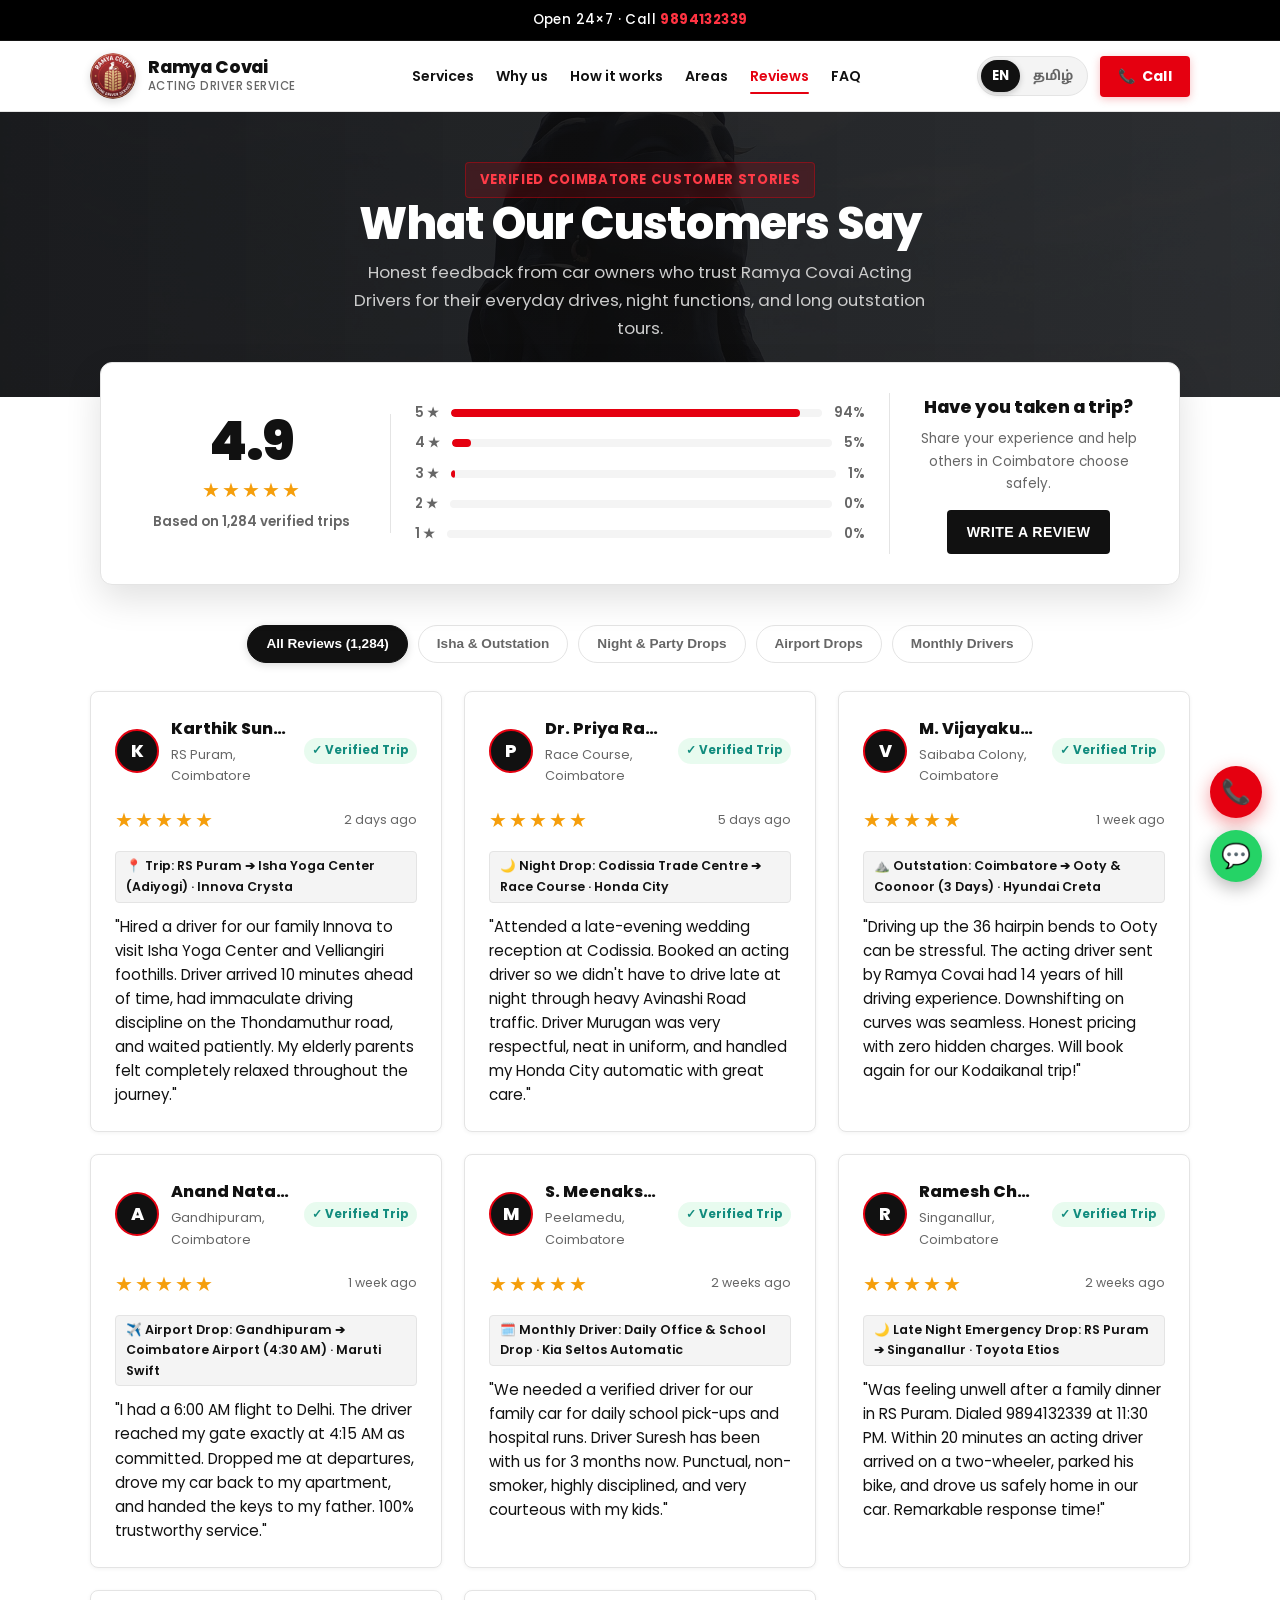
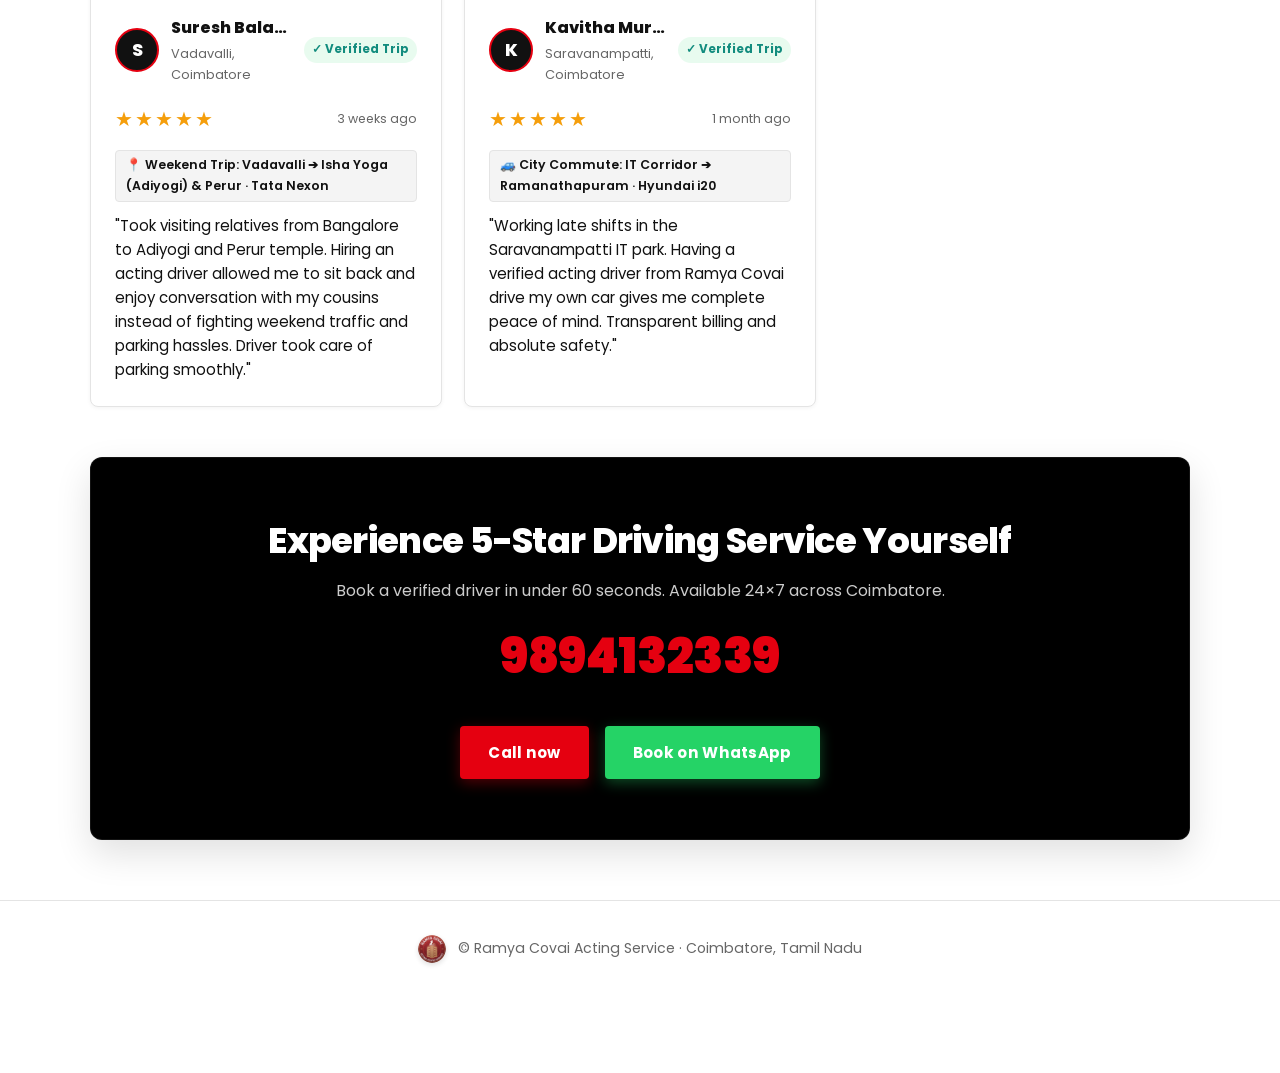
<file: reviews.html>
<!DOCTYPE html>
<html lang="en">
<head>
<meta charset="utf-8">
<meta name="viewport" content="width=device-width, initial-scale=1, viewport-fit=cover">
<title>Customer Reviews – Ramya Covai Acting Drivers Coimbatore</title>
<meta name="description" content="Read real reviews from Coimbatore car owners who booked verified acting drivers for local trips, night drops, Isha Yoga Center, and outstation tours.">
<link rel="preconnect" href="https://fonts.googleapis.com">
<link rel="preconnect" href="https://fonts.gstatic.com" crossorigin>
<link rel="stylesheet" href="https://fonts.googleapis.com/css2?family=Noto+Sans+Tamil:wght@400;500;600;700;800&family=Poppins:wght@400;500;600;700;800&display=swap">
<link rel="stylesheet" href="style.css">
<link rel="icon" type="image/png" href="images/logo.png">
<link rel="apple-touch-icon" href="images/logo.png">
</head>
<body>
<div class="top">Open 24×7 · Call <a href="tel:+919894132339">9894132339</a></div>
<nav id="navbar">
  <div class="wrap nav-container">
    <a class="logo" href="index.html">
      <img src="images/logo.png" alt="Ramya Covai Logo" class="logo-img" width="46" height="46">
      <div class="logo-text">
        <span class="logo-brand">Ramya Covai</span>
        <small class="logo-sub">Acting Driver Service</small>
      </div>
    </a>
    
    <div class="nav-menu" id="navMenu">
      <div class="links">
        <a href="index.html#services">Services</a>
        <a href="index.html#why">Why us</a>
        <a href="index.html#how">How it works</a>
        <a href="index.html#zones">Areas</a>
        <a href="reviews.html" class="active" style="color: var(--hm-red);">Reviews</a>
        <a href="index.html#faq">FAQ</a>
      </div>
    </div>

    <div class="nav-actions">
      <div class="lang-switcher" aria-label="Language Switcher">
        <a href="reviews.html" class="lang-btn active" title="English">EN</a>
        <a href="tamil-reviews.html" class="lang-btn" title="தமிழ் (Tamil)">தமிழ்</a>
      </div>
      <a class="pill nav-call" href="tel:+919894132339" title="Call">
        <span class="call-icon">📞</span>
        <span class="call-text">Call</span>
      </a>
      <button class="nav-toggle" id="navToggle" aria-label="Toggle menu" aria-expanded="false">
        <span class="bar"></span>
        <span class="bar"></span>
        <span class="bar"></span>
      </button>
    </div>
  </div>
</nav>

<div class="reviews-hero">
  <div class="wrap">
    <span class="tag">Verified Coimbatore Customer Stories</span>
    <h1>What Our Customers Say</h1>
    <p>Honest feedback from car owners who trust Ramya Covai Acting Drivers for their everyday drives, night functions, and long outstation tours.</p>
  </div>
</div>

<div class="wrap">
  <!-- Rating Overview Card -->
  <div class="rating-overview">
    <div class="rating-score-box">
      <div class="rating-big">4.9</div>
      <div class="stars">★★★★★</div>
      <div class="rating-count">Based on 1,284 verified trips</div>
    </div>
    
    <div class="rating-bars">
      <div class="rating-bar-row">
        <span>5 ★</span>
        <div class="bar-track"><div class="bar-fill" style="width: 94%;"></div></div>
        <span>94%</span>
      </div>
      <div class="rating-bar-row">
        <span>4 ★</span>
        <div class="bar-track"><div class="bar-fill" style="width: 5%;"></div></div>
        <span>5%</span>
      </div>
      <div class="rating-bar-row">
        <span>3 ★</span>
        <div class="bar-track"><div class="bar-fill" style="width: 1%;"></div></div>
        <span>1%</span>
      </div>
      <div class="rating-bar-row">
        <span>2 ★</span>
        <div class="bar-track"><div class="bar-fill" style="width: 0%;"></div></div>
        <span>0%</span>
      </div>
      <div class="rating-bar-row">
        <span>1 ★</span>
        <div class="bar-track"><div class="bar-fill" style="width: 0%;"></div></div>
        <span>0%</span>
      </div>
    </div>

    <div class="rating-cta-box">
      <h3>Have you taken a trip?</h3>
      <p>Share your experience and help others in Coimbatore choose safely.</p>
      <button class="btn-write-review" id="toggleReviewForm">Write a Review</button>
    </div>
  </div>

  <!-- Interactive Write Review Box -->
  <div class="write-review-container" id="writeReviewBox">
    <div class="h" style="margin-bottom: 20px;">
      <h2>Share Your Feedback</h2>
      <p>Your review helps us maintain our high standard of verified driver service.</p>
    </div>
    <form id="newReviewForm">
      <div class="form-row">
        <div class="form-group">
          <label for="revName">Your name</label>
          <input id="revName" type="text" placeholder="e.g. Arun Kumar" required>
        </div>
        <div class="form-group">
          <label for="revArea">Your area in Coimbatore</label>
          <input id="revArea" type="text" placeholder="e.g. RS Puram / Saibaba Colony" required>
        </div>
      </div>
      <div class="form-row">
        <div class="form-group">
          <label for="revCar">Car Model</label>
          <input id="revCar" type="text" placeholder="e.g. Hyundai Creta / Honda City" required>
        </div>
        <div class="form-group">
          <label for="revCategory">Trip Type</label>
          <select id="revCategory">
            <option value="isha">Isha & Outstation</option>
            <option value="night">Night & Party Drop</option>
            <option value="airport">Airport & Station</option>
            <option value="monthly">Monthly & Regular</option>
          </select>
        </div>
      </div>
      <div class="form-group">
        <label for="revRating">Rating</label>
        <select id="revRating">
          <option value="5">★★★★★ (5 out of 5 stars)</option>
          <option value="4">★★★★☆ (4 out of 5 stars)</option>
        </select>
      </div>
      <div class="form-group">
        <label for="revComment">Your Review</label>
        <textarea id="revComment" rows="3" style="width:100%; padding:12px; border:1px solid var(--line); border-radius:var(--radius-sm); font:inherit; background:var(--bg-subtle);" placeholder="Tell us about the driver's driving, punctuality, and behavior..." required></textarea>
      </div>
      <div style="display: flex; gap: 10px; margin-top: 15px;">
        <button type="submit" class="btn-write-review" style="flex:1;">Submit Review</button>
        <button type="button" class="btn-write-review" id="cancelReviewBtn" style="background:var(--soft); color:var(--ink);">Cancel</button>
      </div>
    </form>
  </div>

  <!-- Review Filter Tabs -->
  <div class="review-filters">
    <button class="filter-btn active" data-filter="all">All Reviews (1,284)</button>
    <button class="filter-btn" data-filter="isha">Isha & Outstation</button>
    <button class="filter-btn" data-filter="night">Night & Party Drops</button>
    <button class="filter-btn" data-filter="airport">Airport Drops</button>
    <button class="filter-btn" data-filter="monthly">Monthly Drivers</button>
  </div>

  <!-- Reviews List -->
  <div class="reviews-grid" id="reviewsGrid">
    
    <!-- Review 1 -->
    <div class="review-card" data-category="isha">
      <div>
        <div class="review-card-header">
          <div class="reviewer-avatar">K</div>
          <div class="reviewer-meta">
            <div class="reviewer-name">Karthik Sundaram</div>
            <div class="reviewer-location">RS Puram, Coimbatore</div>
          </div>
          <span class="verified-tag">✓ Verified Trip</span>
        </div>
        <div class="review-rating-row">
          <div class="stars">★★★★★</div>
          <span class="review-date">2 days ago</span>
        </div>
        <div class="review-trip-badge">📍 Trip: RS Puram ➔ Isha Yoga Center (Adiyogi) · Innova Crysta</div>
        <p class="review-text">"Hired a driver for our family Innova to visit Isha Yoga Center and Velliangiri foothills. Driver arrived 10 minutes ahead of time, had immaculate driving discipline on the Thondamuthur road, and waited patiently. My elderly parents felt completely relaxed throughout the journey."</p>
      </div>
    </div>

    <!-- Review 2 -->
    <div class="review-card" data-category="night">
      <div>
        <div class="review-card-header">
          <div class="reviewer-avatar">P</div>
          <div class="reviewer-meta">
            <div class="reviewer-name">Dr. Priya Ramanathan</div>
            <div class="reviewer-location">Race Course, Coimbatore</div>
          </div>
          <span class="verified-tag">✓ Verified Trip</span>
        </div>
        <div class="review-rating-row">
          <div class="stars">★★★★★</div>
          <span class="review-date">5 days ago</span>
        </div>
        <div class="review-trip-badge">🌙 Night Drop: Codissia Trade Centre ➔ Race Course · Honda City</div>
        <p class="review-text">"Attended a late-evening wedding reception at Codissia. Booked an acting driver so we didn't have to drive late at night through heavy Avinashi Road traffic. Driver Murugan was very respectful, neat in uniform, and handled my Honda City automatic with great care."</p>
      </div>
    </div>

    <!-- Review 3 -->
    <div class="review-card" data-category="isha">
      <div>
        <div class="review-card-header">
          <div class="reviewer-avatar">V</div>
          <div class="reviewer-meta">
            <div class="reviewer-name">M. Vijayakumar</div>
            <div class="reviewer-location">Saibaba Colony, Coimbatore</div>
          </div>
          <span class="verified-tag">✓ Verified Trip</span>
        </div>
        <div class="review-rating-row">
          <div class="stars">★★★★★</div>
          <span class="review-date">1 week ago</span>
        </div>
        <div class="review-trip-badge">⛰️ Outstation: Coimbatore ➔ Ooty & Coonoor (3 Days) · Hyundai Creta</div>
        <p class="review-text">"Driving up the 36 hairpin bends to Ooty can be stressful. The acting driver sent by Ramya Covai had 14 years of hill driving experience. Downshifting on curves was seamless. Honest pricing with zero hidden charges. Will book again for our Kodaikanal trip!"</p>
      </div>
    </div>

    <!-- Review 4 -->
    <div class="review-card" data-category="airport">
      <div>
        <div class="review-card-header">
          <div class="reviewer-avatar">A</div>
          <div class="reviewer-meta">
            <div class="reviewer-name">Anand Natarajan</div>
            <div class="reviewer-location">Gandhipuram, Coimbatore</div>
          </div>
          <span class="verified-tag">✓ Verified Trip</span>
        </div>
        <div class="review-rating-row">
          <div class="stars">★★★★★</div>
          <span class="review-date">1 week ago</span>
        </div>
        <div class="review-trip-badge">✈️ Airport Drop: Gandhipuram ➔ Coimbatore Airport (4:30 AM) · Maruti Swift</div>
        <p class="review-text">"I had a 6:00 AM flight to Delhi. The driver reached my gate exactly at 4:15 AM as committed. Dropped me at departures, drove my car back to my apartment, and handed the keys to my father. 100% trustworthy service."</p>
      </div>
    </div>

    <!-- Review 5 -->
    <div class="review-card" data-category="monthly">
      <div>
        <div class="review-card-header">
          <div class="reviewer-avatar">M</div>
          <div class="reviewer-meta">
            <div class="reviewer-name">S. Meenakshi & Family</div>
            <div class="reviewer-location">Peelamedu, Coimbatore</div>
          </div>
          <span class="verified-tag">✓ Verified Trip</span>
        </div>
        <div class="review-rating-row">
          <div class="stars">★★★★★</div>
          <span class="review-date">2 weeks ago</span>
        </div>
        <div class="review-trip-badge">🗓️ Monthly Driver: Daily Office & School Drop · Kia Seltos Automatic</div>
        <p class="review-text">"We needed a verified driver for our family car for daily school pick-ups and hospital runs. Driver Suresh has been with us for 3 months now. Punctual, non-smoker, highly disciplined, and very courteous with my kids."</p>
      </div>
    </div>

    <!-- Review 6 -->
    <div class="review-card" data-category="night">
      <div>
        <div class="review-card-header">
          <div class="reviewer-avatar">R</div>
          <div class="reviewer-meta">
            <div class="reviewer-name">Ramesh Chandran</div>
            <div class="reviewer-location">Singanallur, Coimbatore</div>
          </div>
          <span class="verified-tag">✓ Verified Trip</span>
        </div>
        <div class="review-rating-row">
          <div class="stars">★★★★★</div>
          <span class="review-date">2 weeks ago</span>
        </div>
        <div class="review-trip-badge">🌙 Late Night Emergency Drop: RS Puram ➔ Singanallur · Toyota Etios</div>
        <p class="review-text">"Was feeling unwell after a family dinner in RS Puram. Dialed 9894132339 at 11:30 PM. Within 20 minutes an acting driver arrived on a two-wheeler, parked his bike, and drove us safely home in our car. Remarkable response time!"</p>
      </div>
    </div>

    <!-- Review 7 -->
    <div class="review-card" data-category="isha">
      <div>
        <div class="review-card-header">
          <div class="reviewer-avatar">S</div>
          <div class="reviewer-meta">
            <div class="reviewer-name">Suresh Balakrishnan</div>
            <div class="reviewer-location">Vadavalli, Coimbatore</div>
          </div>
          <span class="verified-tag">✓ Verified Trip</span>
        </div>
        <div class="review-rating-row">
          <div class="stars">★★★★★</div>
          <span class="review-date">3 weeks ago</span>
        </div>
        <div class="review-trip-badge">📍 Weekend Trip: Vadavalli ➔ Isha Yoga (Adiyogi) & Perur · Tata Nexon</div>
        <p class="review-text">"Took visiting relatives from Bangalore to Adiyogi and Perur temple. Hiring an acting driver allowed me to sit back and enjoy conversation with my cousins instead of fighting weekend traffic and parking hassles. Driver took care of parking smoothly."</p>
      </div>
    </div>

    <!-- Review 8 -->
    <div class="review-card" data-category="monthly">
      <div>
        <div class="review-card-header">
          <div class="reviewer-avatar">K</div>
          <div class="reviewer-meta">
            <div class="reviewer-name">Kavitha Murugesan</div>
            <div class="reviewer-location">Saravanampatti, Coimbatore</div>
          </div>
          <span class="verified-tag">✓ Verified Trip</span>
        </div>
        <div class="review-rating-row">
          <div class="stars">★★★★★</div>
          <span class="review-date">1 month ago</span>
        </div>
        <div class="review-trip-badge">🚙 City Commute: IT Corridor ➔ Ramanathapuram · Hyundai i20</div>
        <p class="review-text">"Working late shifts in the Saravanampatti IT park. Having a verified acting driver from Ramya Covai drive my own car gives me complete peace of mind. Transparent billing and absolute safety."</p>
      </div>
    </div>

  </div>

  <!-- Bottom CTA -->
  <div class="cta" style="margin-bottom: 60px;">
    <h2>Experience 5-Star Driving Service Yourself</h2>
    <p>Book a verified driver in under 60 seconds. Available 24×7 across Coimbatore.</p>
    <a class="n" href="tel:+919894132339">9894132339</a>
    <a class="b c1" href="tel:+919894132339">Call now</a>
    <a class="b c2" href="https://wa.me/919894132339?text=Hi%2C%20I%20would%20like%20to%20book%20an%20acting%20driver%20in%20Coimbatore">Book on WhatsApp</a>
  </div>
</div>

<footer>
  <div class="wrap footer-wrap">
    <img src="images/logo.png" alt="Ramya Covai Logo" class="footer-logo" width="28" height="28">
    <span>© Ramya Covai Acting Service · Coimbatore, Tamil Nadu</span>
  </div>
</footer>

<div class="wa">
  <a class="p" href="tel:+919894132339" aria-label="Call">📞</a>
  <a class="w" href="https://wa.me/919894132339?text=Hi%2C%20I%20need%20an%20acting%20driver" aria-label="WhatsApp">💬</a>
</div>

<script>
// Filter Reviews
var filterBtns = document.querySelectorAll('.filter-btn');
var reviewCards = document.querySelectorAll('.review-card');

filterBtns.forEach(function(btn) {
  btn.addEventListener('click', function() {
    filterBtns.forEach(function(b) { b.classList.remove('active'); });
    btn.classList.add('active');
    var filter = btn.getAttribute('data-filter');

    reviewCards.forEach(function(card) {
      if (filter === 'all' || card.getAttribute('data-category') === filter) {
        card.style.display = 'flex';
      } else {
        card.style.display = 'none';
      }
    });
  });
});

// Toggle Write Review Form
var toggleBtn = document.getElementById('toggleReviewForm');
var reviewBox = document.getElementById('writeReviewBox');
var cancelBtn = document.getElementById('cancelReviewBtn');

if (toggleBtn && reviewBox) {
  toggleBtn.addEventListener('click', function() {
    reviewBox.classList.toggle('open');
    if (reviewBox.classList.contains('open')) {
      reviewBox.scrollIntoView({ behavior: 'smooth', block: 'center' });
    }
  });

  cancelBtn.addEventListener('click', function() {
    reviewBox.classList.remove('open');
  });
}

// Handle New Review Submission
var reviewForm = document.getElementById('newReviewForm');
if (reviewForm) {
  reviewForm.addEventListener('submit', function(e) {
    e.preventDefault();
    var name = document.getElementById('revName').value.trim();
    var area = document.getElementById('revArea').value.trim();
    var car = document.getElementById('revCar').value.trim();
    var cat = document.getElementById('revCategory').value;
    var rating = document.getElementById('revRating').value;
    var comment = document.getElementById('revComment').value.trim();

    var starsHtml = rating === '5' ? '★★★★★' : '★★★★☆';
    var initial = name.charAt(0).toUpperCase();

    var newCard = document.createElement('div');
    newCard.className = 'review-card';
    newCard.setAttribute('data-category', cat);
    newCard.innerHTML = '<div>' +
      '<div class="review-card-header">' +
        '<div class="reviewer-avatar">' + initial + '</div>' +
        '<div class="reviewer-meta">' +
          '<div class="reviewer-name">' + name + '</div>' +
          '<div class="reviewer-location">' + area + '</div>' +
        '</div>' +
        '<span class="verified-tag">✓ Verified Trip</span>' +
      '</div>' +
      '<div class="review-rating-row">' +
        '<div class="stars">' + starsHtml + '</div>' +
        '<span class="review-date">Just now</span>' +
      '</div>' +
      '<div class="review-trip-badge">🚗 Car: ' + car + '</div>' +
      '<p class="review-text">"' + comment + '"</p>' +
    '</div>';

    var grid = document.getElementById('reviewsGrid');
    grid.insertBefore(newCard, grid.firstChild);

    reviewForm.reset();
    reviewBox.classList.remove('open');
    alert('Thank you! Your review has been published successfully.');
    newCard.scrollIntoView({ behavior: 'smooth', block: 'center' });
  });
}

// Mobile menu toggle
var navToggle = document.getElementById('navToggle');
var navMenu = document.getElementById('navMenu');

if (navToggle && navMenu) {
  navToggle.addEventListener('click', function() {
    var isOpen = navMenu.classList.toggle('open');
    navToggle.setAttribute('aria-expanded', isOpen ? 'true' : 'false');
  });

  var navLinks = navMenu.querySelectorAll('a');
  navLinks.forEach(function(link) {
    link.addEventListener('click', function() {
      navMenu.classList.remove('open');
      navToggle.setAttribute('aria-expanded', 'false');
    });
  });

  document.addEventListener('click', function(e) {
    if (!navMenu.contains(e.target) && !navToggle.contains(e.target)) {
      navMenu.classList.remove('open');
      navToggle.setAttribute('aria-expanded', 'false');
    }
  });
}
</script>
</body>
</html>
</file>
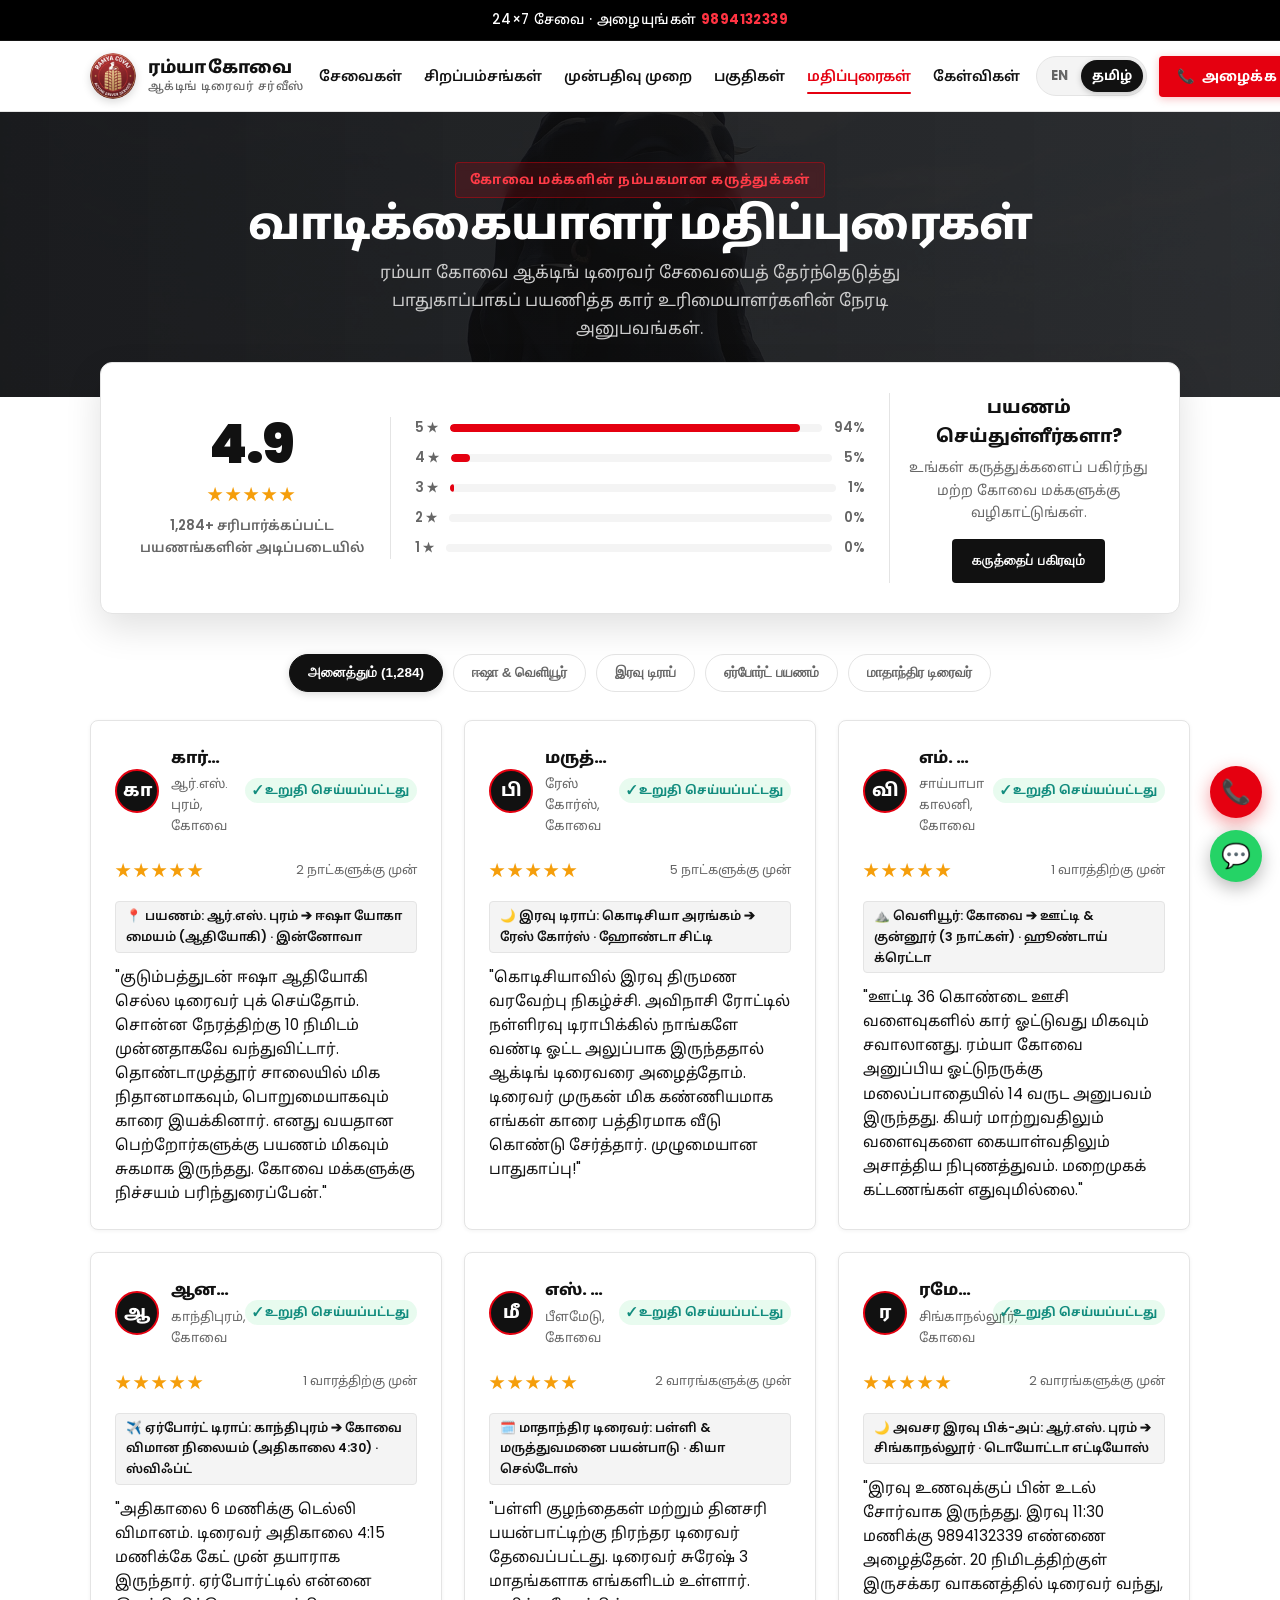
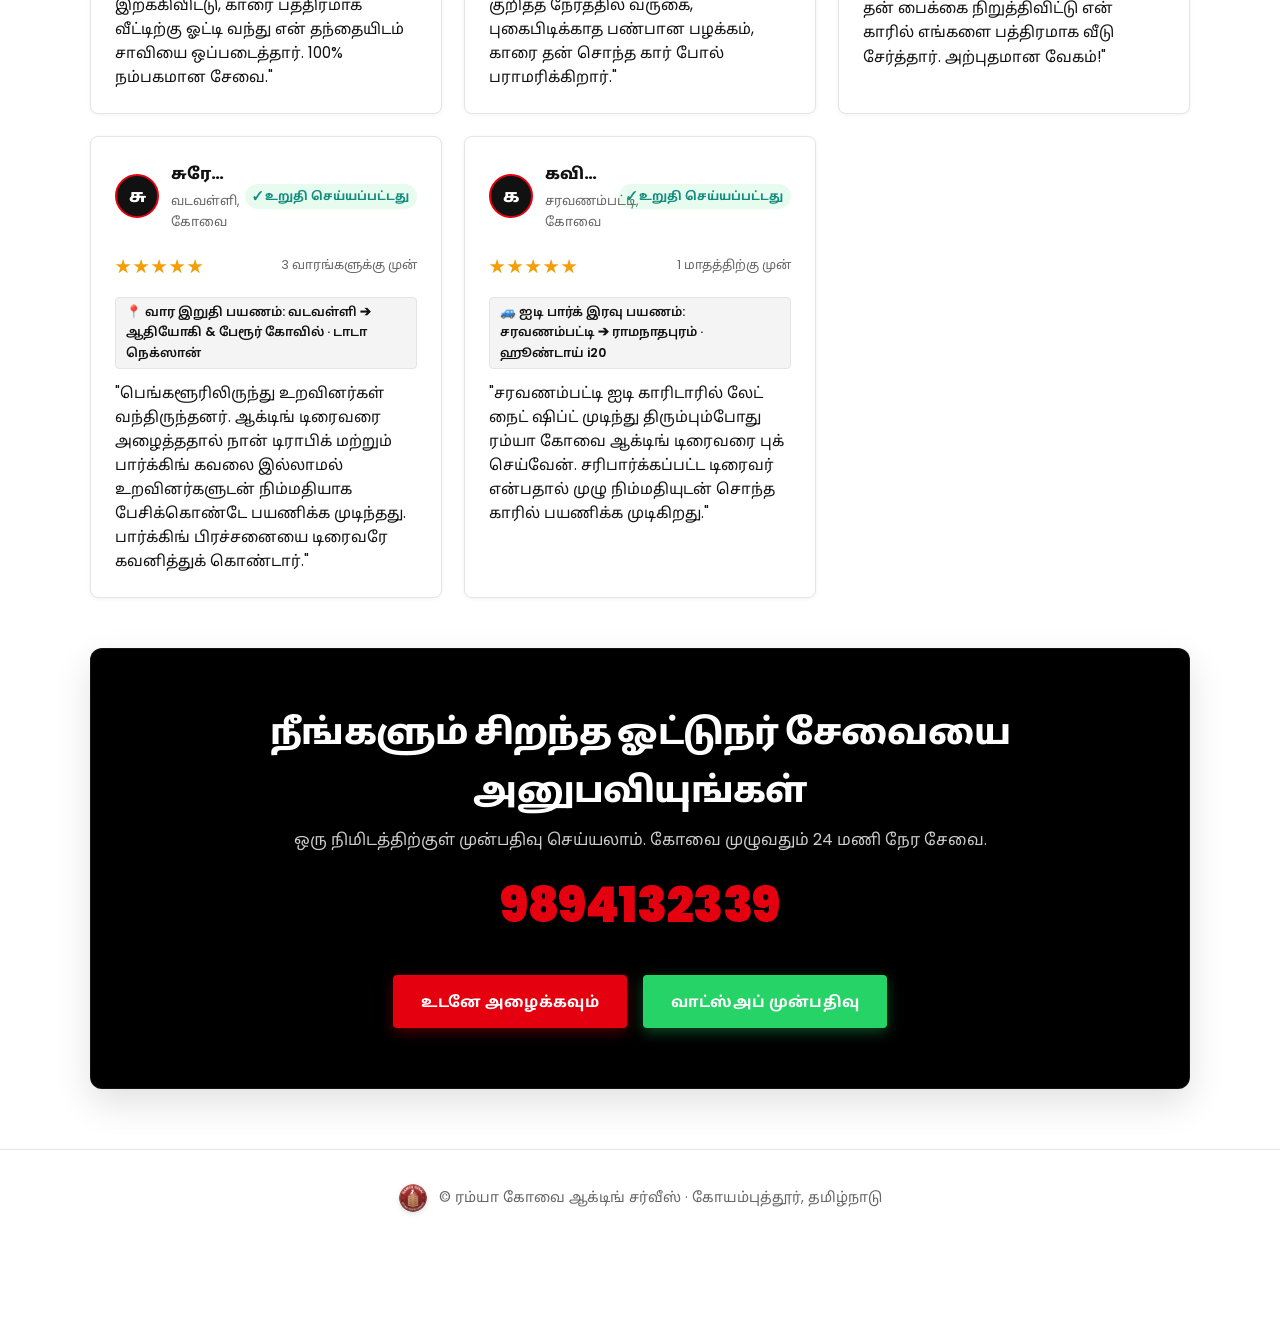
<file: tamil-reviews.html>
<!DOCTYPE html>
<html lang="ta">
<head>
<meta charset="utf-8">
<meta name="viewport" content="width=device-width, initial-scale=1, viewport-fit=cover">
<title>வாடிக்கையாளர் கருத்துக்கள் – ரம்யா கோவை ஆக்டிங் டிரைவர் சர்வீஸ்</title>
<meta name="description" content="கோவை மக்களின் உண்மையான அனுபவங்கள். ஈஷா யோகா, இரவு விசேஷங்கள் மற்றும் வெளியூர் பயணங்களுக்கு எங்கள் ஆக்டிங் டிரைவர்களைப் பயன்படுத்திய வாடிக்கையாளர் மதிப்புரைகள்.">
<link rel="preconnect" href="https://fonts.googleapis.com">
<link rel="preconnect" href="https://fonts.gstatic.com" crossorigin>
<link rel="stylesheet" href="https://fonts.googleapis.com/css2?family=Noto+Sans+Tamil:wght@400;500;600;700;800&family=Poppins:wght@400;600;700;800&display=swap">
<link rel="stylesheet" href="style.css">
<link rel="icon" type="image/png" href="images/logo.png">
<link rel="apple-touch-icon" href="images/logo.png">
</head>
<body>
<div class="top">24×7 சேவை · அழையுங்கள் <a href="tel:+919894132339">9894132339</a></div>
<nav id="navbar">
  <div class="wrap nav-container">
    <a class="logo" href="tamil.html">
      <img src="images/logo.png" alt="ரம்யா கோவை Logo" class="logo-img" width="46" height="46">
      <div class="logo-text">
        <span class="logo-brand">ரம்யா கோவை</span>
        <small class="logo-sub">ஆக்டிங் டிரைவர் சர்வீஸ்</small>
      </div>
    </a>
    
    <div class="nav-menu" id="navMenu">
      <div class="links">
        <a href="tamil.html#services">சேவைகள்</a>
        <a href="tamil.html#why">சிறப்பம்சங்கள்</a>
        <a href="tamil.html#how">முன்பதிவு முறை</a>
        <a href="tamil.html#zones">பகுதிகள்</a>
        <a href="tamil-reviews.html" class="active" style="color: var(--hm-red);">மதிப்புரைகள்</a>
        <a href="tamil.html#faq">கேள்விகள்</a>
      </div>
    </div>

    <div class="nav-actions">
      <div class="lang-switcher" aria-label="மொழி தேர்வு">
        <a href="reviews.html" class="lang-btn" title="English">EN</a>
        <a href="tamil-reviews.html" class="lang-btn active" title="தமிழ்">தமிழ்</a>
      </div>
      <a class="pill nav-call" href="tel:+919894132339" title="அழைக்க">
        <span class="call-icon">📞</span>
        <span class="call-text">அழைக்க</span>
      </a>
      <button class="nav-toggle" id="navToggle" aria-label="மெனு திறக்க" aria-expanded="false">
        <span class="bar"></span>
        <span class="bar"></span>
        <span class="bar"></span>
      </button>
    </div>
  </div>
</nav>

<div class="reviews-hero">
  <div class="wrap">
    <span class="tag">கோவை மக்களின் நம்பகமான கருத்துக்கள்</span>
    <h1>வாடிக்கையாளர் மதிப்புரைகள்</h1>
    <p>ரம்யா கோவை ஆக்டிங் டிரைவர் சேவையைத் தேர்ந்தெடுத்து பாதுகாப்பாகப் பயணித்த கார் உரிமையாளர்களின் நேரடி அனுபவங்கள்.</p>
  </div>
</div>

<div class="wrap">
  <!-- Rating Overview Card -->
  <div class="rating-overview">
    <div class="rating-score-box">
      <div class="rating-big">4.9</div>
      <div class="stars">★★★★★</div>
      <div class="rating-count">1,284+ சரிபார்க்கப்பட்ட பயணங்களின் அடிப்படையில்</div>
    </div>
    
    <div class="rating-bars">
      <div class="rating-bar-row">
        <span>5 ★</span>
        <div class="bar-track"><div class="bar-fill" style="width: 94%;"></div></div>
        <span>94%</span>
      </div>
      <div class="rating-bar-row">
        <span>4 ★</span>
        <div class="bar-track"><div class="bar-fill" style="width: 5%;"></div></div>
        <span>5%</span>
      </div>
      <div class="rating-bar-row">
        <span>3 ★</span>
        <div class="bar-track"><div class="bar-fill" style="width: 1%;"></div></div>
        <span>1%</span>
      </div>
      <div class="rating-bar-row">
        <span>2 ★</span>
        <div class="bar-track"><div class="bar-fill" style="width: 0%;"></div></div>
        <span>0%</span>
      </div>
      <div class="rating-bar-row">
        <span>1 ★</span>
        <div class="bar-track"><div class="bar-fill" style="width: 0%;"></div></div>
        <span>0%</span>
      </div>
    </div>

    <div class="rating-cta-box">
      <h3>பயணம் செய்துள்ளீர்களா?</h3>
      <p>உங்கள் கருத்துக்களைப் பகிர்ந்து மற்ற கோவை மக்களுக்கு வழிகாட்டுங்கள்.</p>
      <button class="btn-write-review" id="toggleReviewForm">கருத்தைப் பகிரவும்</button>
    </div>
  </div>

  <!-- Interactive Write Review Box -->
  <div class="write-review-container" id="writeReviewBox">
    <div class="h" style="margin-bottom: 20px;">
      <h2>உங்கள் கருத்துக்களைப் பதிவு செய்யுங்கள்</h2>
      <p>எங்கள் ஓட்டுநர்களின் சேவைத் தரத்தை மேலும் உயர்த்த உங்கள் மதிப்புரை உதவும்.</p>
    </div>
    <form id="newReviewForm">
      <div class="form-row">
        <div class="form-group">
          <label for="revName">உங்கள் பெயர்</label>
          <input id="revName" type="text" placeholder="எ.கா. அருண் குமார்" required>
        </div>
        <div class="form-group">
          <label for="revArea">பகுதி / ஊர்</label>
          <input id="revArea" type="text" placeholder="எ.கா. ஆர்.எஸ். புரம் / சாய்பாபா காலனி" required>
        </div>
      </div>
      <div class="form-row">
        <div class="form-group">
          <label for="revCar">கார் வகை / மாடல்</label>
          <input id="revCar" type="text" placeholder="எ.கா. ஹூண்டாய் க்ரெட்டா / ஸ்விஃப்ட்" required>
        </div>
        <div class="form-group">
          <label for="revCategory">சேவை வகை</label>
          <select id="revCategory">
            <option value="isha">ஈஷா & வெளியூர் பயணம்</option>
            <option value="night">இரவு / பார்ட்டி டிராப்</option>
            <option value="airport">ஏர்போர்ட் & ரயில்வே</option>
            <option value="monthly">மாதாந்திர & தினசரி</option>
          </select>
        </div>
      </div>
      <div class="form-group">
        <label for="revRating">மதிப்பீடு</label>
        <select id="revRating">
          <option value="5">★★★★★ (5 நட்சத்திரங்கள் - மிகச் சிறப்பு)</option>
          <option value="4">★★★★☆ (4 நட்சத்திரங்கள் - நன்று)</option>
        </select>
      </div>
      <div class="form-group">
        <label for="revComment">உங்கள் கருத்து</label>
        <textarea id="revComment" rows="3" style="width:100%; padding:12px; border:1px solid var(--line); border-radius:var(--radius-sm); font:inherit; background:var(--bg-subtle);" placeholder="ஓட்டுநரின் வருகை, ஓட்டுதல் மற்றும் நன்னடத்தை பற்றி பகிருங்கள்..." required></textarea>
      </div>
      <div style="display: flex; gap: 10px; margin-top: 15px;">
        <button type="submit" class="btn-write-review" style="flex:1;">மதிப்புரையைச் சமர்ப்பிக்க</button>
        <button type="button" class="btn-write-review" id="cancelReviewBtn" style="background:var(--soft); color:var(--ink);">ரத்து செய்</button>
      </div>
    </form>
  </div>

  <!-- Review Filter Tabs -->
  <div class="review-filters">
    <button class="filter-btn active" data-filter="all">அனைத்தும் (1,284)</button>
    <button class="filter-btn" data-filter="isha">ஈஷா & வெளியூர்</button>
    <button class="filter-btn" data-filter="night">இரவு டிராப்</button>
    <button class="filter-btn" data-filter="airport">ஏர்போர்ட் பயணம்</button>
    <button class="filter-btn" data-filter="monthly">மாதாந்திர டிரைவர்</button>
  </div>

  <!-- Reviews List -->
  <div class="reviews-grid" id="reviewsGrid">
    
    <!-- Review 1 -->
    <div class="review-card" data-category="isha">
      <div>
        <div class="review-card-header">
          <div class="reviewer-avatar">கா</div>
          <div class="reviewer-meta">
            <div class="reviewer-name">கார்த்திக் சுந்தரம்</div>
            <div class="reviewer-location">ஆர்.எஸ். புரம், கோவை</div>
          </div>
          <span class="verified-tag">✓ உறுதி செய்யப்பட்டது</span>
        </div>
        <div class="review-rating-row">
          <div class="stars">★★★★★</div>
          <span class="review-date">2 நாட்களுக்கு முன்</span>
        </div>
        <div class="review-trip-badge">📍 பயணம்: ஆர்.எஸ். புரம் ➔ ஈஷா யோகா மையம் (ஆதியோகி) · இன்னோவா</div>
        <p class="review-text">"குடும்பத்துடன் ஈஷா ஆதியோகி செல்ல டிரைவர் புக் செய்தோம். சொன்ன நேரத்திற்கு 10 நிமிடம் முன்னதாகவே வந்துவிட்டார். தொண்டாமுத்தூர் சாலையில் மிக நிதானமாகவும், பொறுமையாகவும் காரை இயக்கினார். எனது வயதான பெற்றோர்களுக்கு பயணம் மிகவும் சுகமாக இருந்தது. கோவை மக்களுக்கு நிச்சயம் பரிந்துரைப்பேன்."</p>
      </div>
    </div>

    <!-- Review 2 -->
    <div class="review-card" data-category="night">
      <div>
        <div class="review-card-header">
          <div class="reviewer-avatar">பி</div>
          <div class="reviewer-meta">
            <div class="reviewer-name">மருத்துவர் பிரியா ராமநாதன்</div>
            <div class="reviewer-location">ரேஸ் கோர்ஸ், கோவை</div>
          </div>
          <span class="verified-tag">✓ உறுதி செய்யப்பட்டது</span>
        </div>
        <div class="review-rating-row">
          <div class="stars">★★★★★</div>
          <span class="review-date">5 நாட்களுக்கு முன்</span>
        </div>
        <div class="review-trip-badge">🌙 இரவு டிராப்: கொடிசியா அரங்கம் ➔ ரேஸ் கோர்ஸ் · ஹோண்டா சிட்டி</div>
        <p class="review-text">"கொடிசியாவில் இரவு திருமண வரவேற்பு நிகழ்ச்சி. அவிநாசி ரோட்டில் நள்ளிரவு டிராபிக்கில் நாங்களே வண்டி ஓட்ட அலுப்பாக இருந்ததால் ஆக்டிங் டிரைவரை அழைத்தோம். டிரைவர் முருகன் மிக கண்ணியமாக எங்கள் காரை பத்திரமாக வீடு கொண்டு சேர்த்தார். முழுமையான பாதுகாப்பு!"</p>
      </div>
    </div>

    <!-- Review 3 -->
    <div class="review-card" data-category="isha">
      <div>
        <div class="review-card-header">
          <div class="reviewer-avatar">வி</div>
          <div class="reviewer-meta">
            <div class="reviewer-name">எம். விஜயகுமார்</div>
            <div class="reviewer-location">சாய்பாபா காலனி, கோவை</div>
          </div>
          <span class="verified-tag">✓ உறுதி செய்யப்பட்டது</span>
        </div>
        <div class="review-rating-row">
          <div class="stars">★★★★★</div>
          <span class="review-date">1 வாரத்திற்கு முன்</span>
        </div>
        <div class="review-trip-badge">⛰️ வெளியூர்: கோவை ➔ ஊட்டி & குன்னூர் (3 நாட்கள்) · ஹூண்டாய் க்ரெட்டா</div>
        <p class="review-text">"ஊட்டி 36 கொண்டை ஊசி வளைவுகளில் கார் ஓட்டுவது மிகவும் சவாலானது. ரம்யா கோவை அனுப்பிய ஓட்டுநருக்கு மலைப்பாதையில் 14 வருட அனுபவம் இருந்தது. கியர் மாற்றுவதிலும் வளைவுகளை கையாள்வதிலும் அசாத்திய நிபுணத்துவம். மறைமுகக் கட்டணங்கள் எதுவுமில்லை."</p>
      </div>
    </div>

    <!-- Review 4 -->
    <div class="review-card" data-category="airport">
      <div>
        <div class="review-card-header">
          <div class="reviewer-avatar">ஆ</div>
          <div class="reviewer-meta">
            <div class="reviewer-name">ஆனந்த் நடராஜன்</div>
            <div class="reviewer-location">காந்திபுரம், கோவை</div>
          </div>
          <span class="verified-tag">✓ உறுதி செய்யப்பட்டது</span>
        </div>
        <div class="review-rating-row">
          <div class="stars">★★★★★</div>
          <span class="review-date">1 வாரத்திற்கு முன்</span>
        </div>
        <div class="review-trip-badge">✈️ ஏர்போர்ட் டிராப்: காந்திபுரம் ➔ கோவை விமான நிலையம் (அதிகாலை 4:30) · ஸ்விஃப்ட்</div>
        <p class="review-text">"அதிகாலை 6 மணிக்கு டெல்லி விமானம். டிரைவர் அதிகாலை 4:15 மணிக்கே கேட் முன் தயாராக இருந்தார். ஏர்போர்ட்டில் என்னை இறக்கிவிட்டு, காரை பத்திரமாக வீட்டிற்கு ஓட்டி வந்து என் தந்தையிடம் சாவியை ஒப்படைத்தார். 100% நம்பகமான சேவை."</p>
      </div>
    </div>

    <!-- Review 5 -->
    <div class="review-card" data-category="monthly">
      <div>
        <div class="review-card-header">
          <div class="reviewer-avatar">மீ</div>
          <div class="reviewer-meta">
            <div class="reviewer-name">எஸ். மீனாட்சி & குடும்பத்தினர்</div>
            <div class="reviewer-location">பீளமேடு, கோவை</div>
          </div>
          <span class="verified-tag">✓ உறுதி செய்யப்பட்டது</span>
        </div>
        <div class="review-rating-row">
          <div class="stars">★★★★★</div>
          <span class="review-date">2 வாரங்களுக்கு முன்</span>
        </div>
        <div class="review-trip-badge">🗓️ மாதாந்திர டிரைவர்: பள்ளி & மருத்துவமனை பயன்பாடு · கியா செல்டோஸ்</div>
        <p class="review-text">"பள்ளி குழந்தைகள் மற்றும் தினசரி பயன்பாட்டிற்கு நிரந்தர டிரைவர் தேவைப்பட்டது. டிரைவர் சுரேஷ் 3 மாதங்களாக எங்களிடம் உள்ளார். குறித்த நேரத்தில் வருகை, புகைபிடிக்காத பண்பான பழக்கம், காரை தன் சொந்த கார் போல் பராமரிக்கிறார்."</p>
      </div>
    </div>

    <!-- Review 6 -->
    <div class="review-card" data-category="night">
      <div>
        <div class="review-card-header">
          <div class="reviewer-avatar">ர</div>
          <div class="reviewer-meta">
            <div class="reviewer-name">ரமேஷ் சந்திரன்</div>
            <div class="reviewer-location">சிங்காநல்லூர், கோவை</div>
          </div>
          <span class="verified-tag">✓ உறுதி செய்யப்பட்டது</span>
        </div>
        <div class="review-rating-row">
          <div class="stars">★★★★★</div>
          <span class="review-date">2 வாரங்களுக்கு முன்</span>
        </div>
        <div class="review-trip-badge">🌙 அவசர இரவு பிக்-அப்: ஆர்.எஸ். புரம் ➔ சிங்காநல்லூர் · டொயோட்டா எட்டியோஸ்</div>
        <p class="review-text">"இரவு உணவுக்குப் பின் உடல் சோர்வாக இருந்தது. இரவு 11:30 மணிக்கு 9894132339 எண்ணை அழைத்தேன். 20 நிமிடத்திற்குள் இருசக்கர வாகனத்தில் டிரைவர் வந்து, தன் பைக்கை நிறுத்திவிட்டு என் காரில் எங்களை பத்திரமாக வீடு சேர்த்தார். அற்புதமான வேகம்!"</p>
      </div>
    </div>

    <!-- Review 7 -->
    <div class="review-card" data-category="isha">
      <div>
        <div class="review-card-header">
          <div class="reviewer-avatar">சு</div>
          <div class="reviewer-meta">
            <div class="reviewer-name">சுரேஷ் பாலகிருஷ்ணன்</div>
            <div class="reviewer-location">வடவள்ளி, கோவை</div>
          </div>
          <span class="verified-tag">✓ உறுதி செய்யப்பட்டது</span>
        </div>
        <div class="review-rating-row">
          <div class="stars">★★★★★</div>
          <span class="review-date">3 வாரங்களுக்கு முன்</span>
        </div>
        <div class="review-trip-badge">📍 வார இறுதி பயணம்: வடவள்ளி ➔ ஆதியோகி & பேரூர் கோவில் · டாடா நெக்ஸான்</div>
        <p class="review-text">"பெங்களூரிலிருந்து உறவினர்கள் வந்திருந்தனர். ஆக்டிங் டிரைவரை அழைத்ததால் நான் டிராபிக் மற்றும் பார்க்கிங் கவலை இல்லாமல் உறவினர்களுடன் நிம்மதியாக பேசிக்கொண்டே பயணிக்க முடிந்தது. பார்க்கிங் பிரச்சனையை டிரைவரே கவனித்துக் கொண்டார்."</p>
      </div>
    </div>

    <!-- Review 8 -->
    <div class="review-card" data-category="monthly">
      <div>
        <div class="review-card-header">
          <div class="reviewer-avatar">க</div>
          <div class="reviewer-meta">
            <div class="reviewer-name">கவிதா முருகேசன்</div>
            <div class="reviewer-location">சரவணம்பட்டி, கோவை</div>
          </div>
          <span class="verified-tag">✓ உறுதி செய்யப்பட்டது</span>
        </div>
        <div class="review-rating-row">
          <div class="stars">★★★★★</div>
          <span class="review-date">1 மாதத்திற்கு முன்</span>
        </div>
        <div class="review-trip-badge">🚙 ஐடி பார்க் இரவு பயணம்: சரவணம்பட்டி ➔ ராமநாதபுரம் · ஹூண்டாய் i20</div>
        <p class="review-text">"சரவணம்பட்டி ஐடி காரிடாரில் லேட் நைட் ஷிப்ட் முடிந்து திரும்பும்போது ரம்யா கோவை ஆக்டிங் டிரைவரை புக் செய்வேன். சரிபார்க்கப்பட்ட டிரைவர் என்பதால் முழு நிம்மதியுடன் சொந்த காரில் பயணிக்க முடிகிறது."</p>
      </div>
    </div>

  </div>

  <!-- Bottom CTA -->
  <div class="cta" style="margin-bottom: 60px;">
    <h2>நீங்களும் சிறந்த ஓட்டுநர் சேவையை அனுபவியுங்கள்</h2>
    <p>ஒரு நிமிடத்திற்குள் முன்பதிவு செய்யலாம். கோவை முழுவதும் 24 மணி நேர சேவை.</p>
    <a class="n" href="tel:+919894132339">9894132339</a>
    <a class="b c1" href="tel:+919894132339">உடனே அழைக்கவும்</a>
    <a class="b c2" href="https://wa.me/919894132339?text=%E0%AE%B5%E0%AE%A3%E0%AE%95%E0%AF%8D%E0%AE%95%E0%AE%AE%E0%AF%8D%2C%20%E0%AE%8E%E0%AE%A9%E0%AE%95%E0%AF%8D%E0%AE%95%E0%AF%81%20%E0%AE%86%E0%AE%95%E0%AF%8D%E0%AE%9F%E0%AE%BF%E0%AE%99%E0%AF%8D%20%E0%AE%9F%E0%AE%BF%E0%AE%B0%E0%AF%88%E0%AE%B5%E0%AE%B0%E0%AF%8D%20%E0%AE%A4%E0%AF%87%E0%AE%B5%E0%AF%88">வாட்ஸ்அப் முன்பதிவு</a>
  </div>
</div>

<footer>
  <div class="wrap footer-wrap">
    <img src="images/logo.png" alt="ரம்யா கோவை Logo" class="footer-logo" width="28" height="28">
    <span>© ரம்யா கோவை ஆக்டிங் சர்வீஸ் · கோயம்புத்தூர், தமிழ்நாடு</span>
  </div>
</footer>

<div class="wa">
  <a class="p" href="tel:+919894132339" aria-label="அழைக்க">📞</a>
  <a class="w" href="https://wa.me/919894132339?text=%E0%AE%B5%E0%AE%A3%E0%AE%95%E0%AF%8D%E0%AE%95%E0%AE%AE%E0%AF%8D%2C%20%E0%AE%8E%E0%AE%A9%E0%AE%95%E0%AF%8D%E0%AE%95%E0%AF%81%20%E0%AE%86%E0%AE%95%E0%AF%8D%E0%AE%9F%E0%AE%BF%E0%AE%99%E0%AF%8D%20%E0%AE%9F%E0%AE%BF%E0%AE%B0%E0%AF%88%E0%AE%B5%E0%AE%B0%E0%AF%8D%20%E0%AE%A4%E0%AF%87%E0%AE%B5%E0%AF%88" aria-label="WhatsApp">💬</a>
</div>

<script>
// Filter Reviews
var filterBtns = document.querySelectorAll('.filter-btn');
var reviewCards = document.querySelectorAll('.review-card');

filterBtns.forEach(function(btn) {
  btn.addEventListener('click', function() {
    filterBtns.forEach(function(b) { b.classList.remove('active'); });
    btn.classList.add('active');
    var filter = btn.getAttribute('data-filter');

    reviewCards.forEach(function(card) {
      if (filter === 'all' || card.getAttribute('data-category') === filter) {
        card.style.display = 'flex';
      } else {
        card.style.display = 'none';
      }
    });
  });
});

// Toggle Write Review Form
var toggleBtn = document.getElementById('toggleReviewForm');
var reviewBox = document.getElementById('writeReviewBox');
var cancelBtn = document.getElementById('cancelReviewBtn');

if (toggleBtn && reviewBox) {
  toggleBtn.addEventListener('click', function() {
    reviewBox.classList.toggle('open');
    if (reviewBox.classList.contains('open')) {
      reviewBox.scrollIntoView({ behavior: 'smooth', block: 'center' });
    }
  });

  cancelBtn.addEventListener('click', function() {
    reviewBox.classList.remove('open');
  });
}

// Handle New Review Submission
var reviewForm = document.getElementById('newReviewForm');
if (reviewForm) {
  reviewForm.addEventListener('submit', function(e) {
    e.preventDefault();
    var name = document.getElementById('revName').value.trim();
    var area = document.getElementById('revArea').value.trim();
    var car = document.getElementById('revCar').value.trim();
    var cat = document.getElementById('revCategory').value;
    var rating = document.getElementById('revRating').value;
    var comment = document.getElementById('revComment').value.trim();

    var starsHtml = rating === '5' ? '★★★★★' : '★★★★☆';
    var initial = name.charAt(0);

    var newCard = document.createElement('div');
    newCard.className = 'review-card';
    newCard.setAttribute('data-category', cat);
    newCard.innerHTML = '<div>' +
      '<div class="review-card-header">' +
        '<div class="reviewer-avatar">' + initial + '</div>' +
        '<div class="reviewer-meta">' +
          '<div class="reviewer-name">' + name + '</div>' +
          '<div class="reviewer-location">' + area + '</div>' +
        '</div>' +
        '<span class="verified-tag">✓ உறுதி செய்யப்பட்டது</span>' +
      '</div>' +
      '<div class="review-rating-row">' +
        '<div class="stars">' + starsHtml + '</div>' +
        '<span class="review-date">இப்போதுதான்</span>' +
      '</div>' +
      '<div class="review-trip-badge">🚗 கார்: ' + car + '</div>' +
      '<p class="review-text">"' + comment + '"</p>' +
    '</div>';

    var grid = document.getElementById('reviewsGrid');
    grid.insertBefore(newCard, grid.firstChild);

    reviewForm.reset();
    reviewBox.classList.remove('open');
    alert('நன்றி! உங்கள் மதிப்புரை வெற்றிகரமாக சேர்க்கப்பட்டது.');
    newCard.scrollIntoView({ behavior: 'smooth', block: 'center' });
  });
}

// Mobile menu toggle
var navToggle = document.getElementById('navToggle');
var navMenu = document.getElementById('navMenu');

if (navToggle && navMenu) {
  navToggle.addEventListener('click', function() {
    var isOpen = navMenu.classList.toggle('open');
    navToggle.setAttribute('aria-expanded', isOpen ? 'true' : 'false');
  });

  var navLinks = navMenu.querySelectorAll('a');
  navLinks.forEach(function(link) {
    link.addEventListener('click', function() {
      navMenu.classList.remove('open');
      navToggle.setAttribute('aria-expanded', 'false');
    });
  });

  document.addEventListener('click', function(e) {
    if (!navMenu.contains(e.target) && !navToggle.contains(e.target)) {
      navMenu.classList.remove('open');
      navToggle.setAttribute('aria-expanded', 'false');
    }
  });
}
</script>
</body>
</html>
</file>
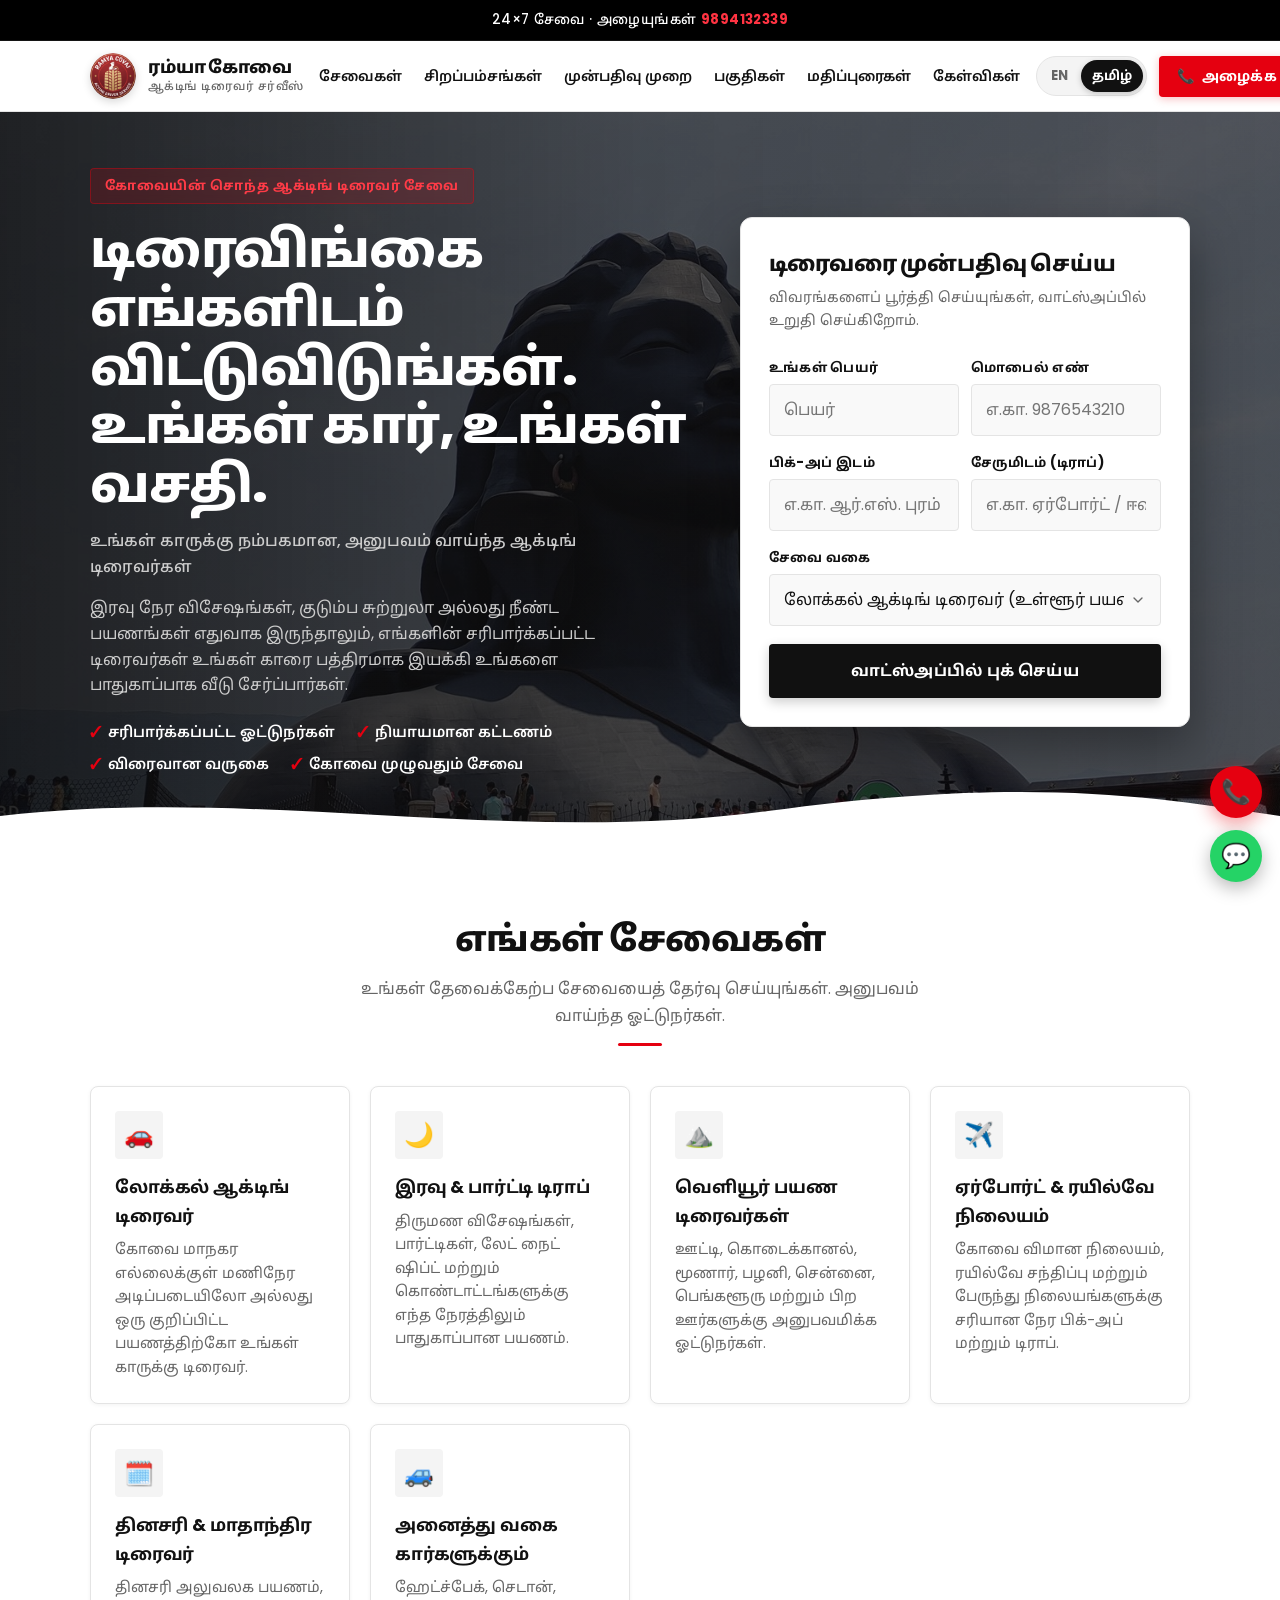
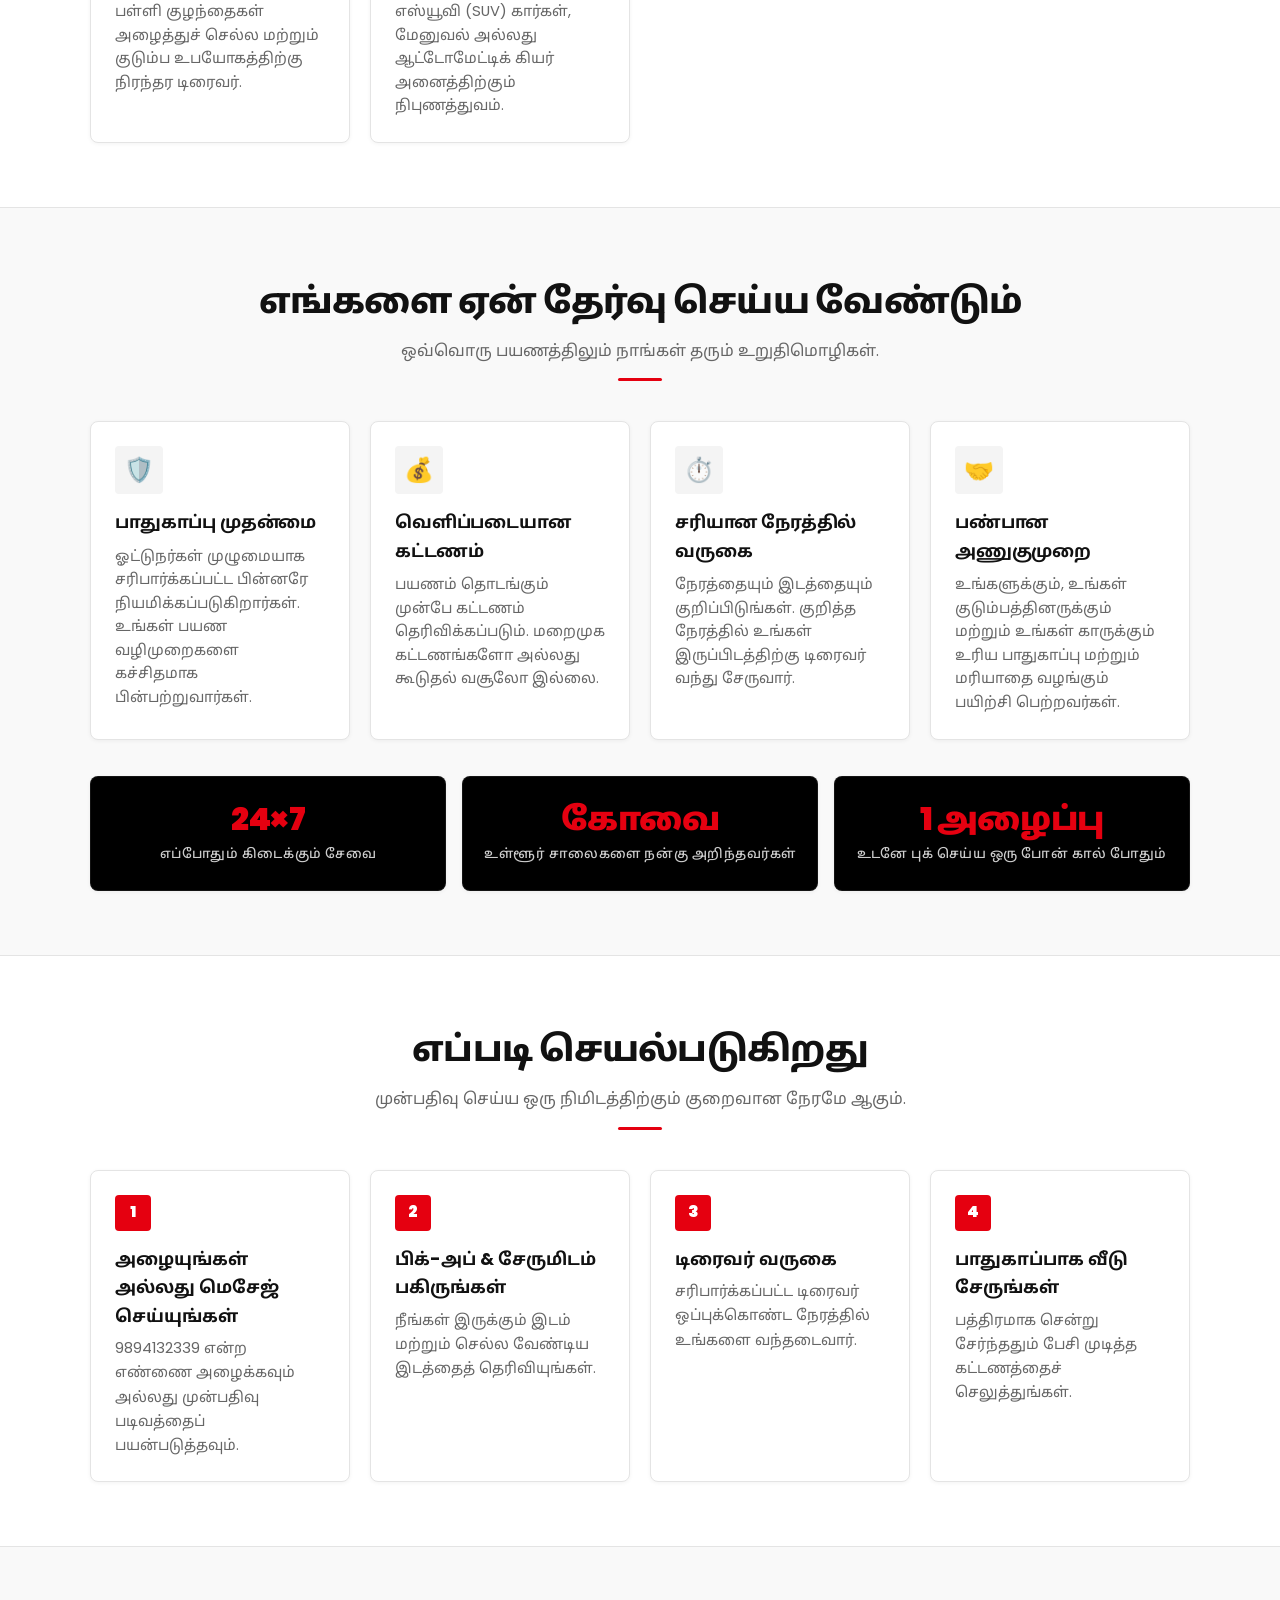
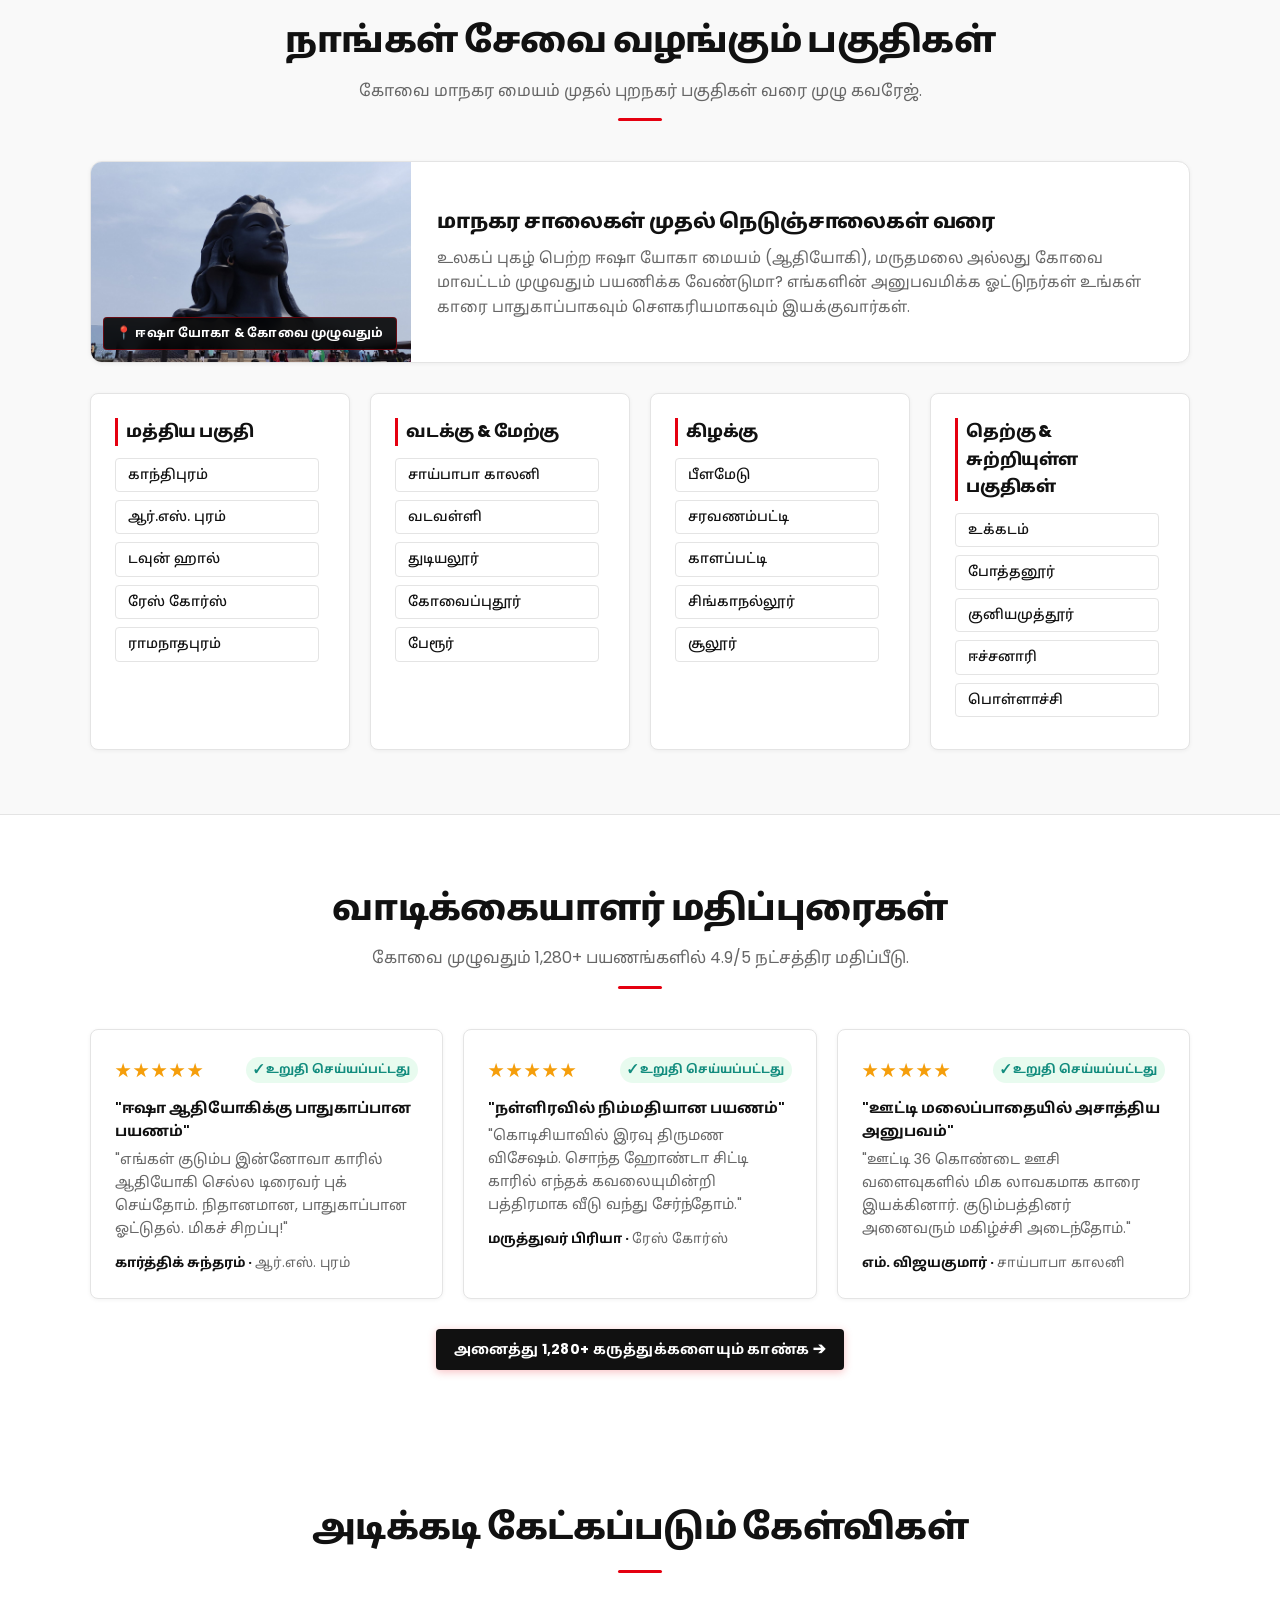
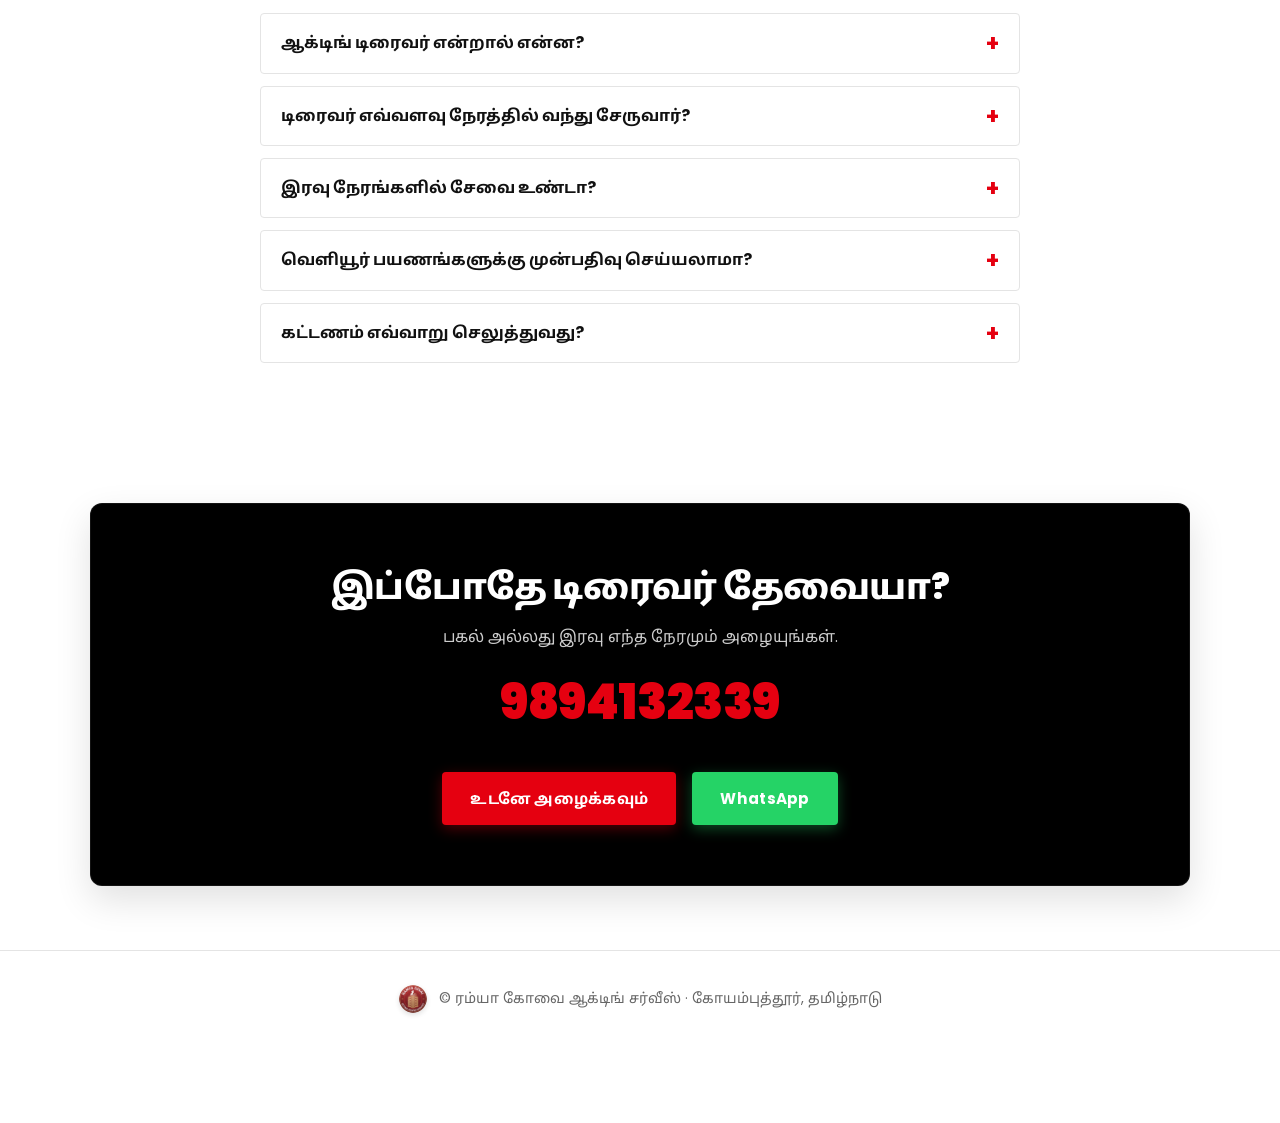
<file: tamil.html>
<!DOCTYPE html>
<html lang="ta">

<head>
  <meta charset="utf-8">
  <meta name="viewport" content="width=device-width, initial-scale=1, viewport-fit=cover">
  <title>ரம்யா கோவை ஆக்டிங் சர்வீஸ் – கோயம்புத்தூரில் ஆக்டிங் டிரைவர்கள்</title>
  <meta name="description"
    content="உங்கள் சொந்த காருக்கு கோயம்புத்தூரில் நம்பகமான ஆக்டிங் டிரைவரை புக் செய்யுங்கள். அழையுங்கள் அல்லது வாட்ஸ்அப்: 9894132339. 24 மணி நேர சேவை.">
  <link rel="preconnect" href="https://fonts.googleapis.com">
  <link rel="preconnect" href="https://fonts.gstatic.com" crossorigin>
  <link rel="stylesheet"
    href="https://fonts.googleapis.com/css2?family=Noto+Sans+Tamil:wght@400;500;600;700;800&family=Poppins:wght@400;600;700;800&display=swap">
  <link rel="stylesheet" href="style.css">
  <link rel="icon" type="image/png" href="images/logo.png">
  <link rel="apple-touch-icon" href="images/logo.png">
</head>

<body>
  <div class="top">24×7 சேவை · அழையுங்கள் <a href="tel:+919894132339">9894132339</a></div>
  <nav id="navbar">
    <div class="wrap nav-container">
      <a class="logo" href="#top">
        <img src="images/logo.png" alt="ரம்யா கோவை Logo" class="logo-img" width="46" height="46">
        <div class="logo-text">
          <span class="logo-brand">ரம்யா கோவை</span>
          <small class="logo-sub">ஆக்டிங் டிரைவர் சர்வீஸ்</small>
        </div>
      </a>

      <div class="nav-menu" id="navMenu">
        <div class="links">
          <a href="#services">சேவைகள்</a>
          <a href="#why">சிறப்பம்சங்கள்</a>
          <a href="#how">முன்பதிவு முறை</a>
          <a href="#zones">பகுதிகள்</a>
          <a href="tamil-reviews.html">மதிப்புரைகள்</a>
          <a href="#faq">கேள்விகள்</a>
        </div>
      </div>

      <div class="nav-actions">
        <div class="lang-switcher" aria-label="மொழி தேர்வு">
          <a href="index.html" class="lang-btn" title="English">EN</a>
          <a href="tamil.html" class="lang-btn active" title="தமிழ்">தமிழ்</a>
        </div>
        <a class="pill nav-call" href="tel:+919894132339" title="அழைக்க">
          <span class="call-icon">📞</span>
          <span class="call-text">அழைக்க</span>
        </a>
        <button class="nav-toggle" id="navToggle" aria-label="மெனு திறக்க" aria-expanded="false">
          <span class="bar"></span>
          <span class="bar"></span>
          <span class="bar"></span>
        </button>
      </div>
    </div>
  </nav>

  <div class="hero" id="top">
    <div class="wrap">
      <div>
        <span class="tag">கோவையின் சொந்த ஆக்டிங் டிரைவர் சேவை</span>
        <h1>டிரைவிங்கை எங்களிடம் விட்டுவிடுங்கள். உங்கள் கார், உங்கள் வசதி.</h1>
        <p class="ta">உங்கள் காருக்கு நம்பகமான, அனுபவம் வாய்ந்த ஆக்டிங் டிரைவர்கள்</p>
        <p>இரவு நேர விசேஷங்கள், குடும்ப சுற்றுலா அல்லது நீண்ட பயணங்கள் எதுவாக இருந்தாலும், எங்களின் சரிபார்க்கப்பட்ட
          டிரைவர்கள் உங்கள் காரை பத்திரமாக இயக்கி உங்களை பாதுகாப்பாக வீடு சேர்ப்பார்கள்.</p>
        <ul class="ticks">
          <li>சரிபார்க்கப்பட்ட ஓட்டுநர்கள்</li>
          <li>நியாயமான கட்டணம்</li>
          <li>விரைவான வருகை</li>
          <li>கோவை முழுவதும் சேவை</li>
        </ul>
      </div>
      <div class="form">
        <h2>டிரைவரை முன்பதிவு செய்ய</h2>
        <p>விவரங்களைப் பூர்த்தி செய்யுங்கள், வாட்ஸ்அப்பில் உறுதி செய்கிறோம்.</p>

        <div class="form-row">
          <div class="form-group">
            <label for="n">உங்கள் பெயர்</label>
            <input id="n" type="text" placeholder="பெயர்" autocomplete="name">
          </div>
          <div class="form-group">
            <label for="p">மொபைல் எண்</label>
            <input id="p" type="tel" placeholder="எ.கா. 9876543210" autocomplete="tel">
          </div>
        </div>

        <div class="form-row">
          <div class="form-group">
            <label for="l">பிக்-அப் இடம்</label>
            <input id="l" type="text" placeholder="எ.கா. ஆர்.எஸ். புரம்">
          </div>
          <div class="form-group">
            <label for="d">சேருமிடம் (டிராப்)</label>
            <input id="d" type="text" placeholder="எ.கா. ஏர்போர்ட் / ஈஷா யோகா">
          </div>
        </div>

        <div class="form-group">
          <label for="s">சேவை வகை</label>
          <select id="s">
            <option>லோக்கல் ஆக்டிங் டிரைவர் (உள்ளூர் பயணம்)</option>
            <option>இரவு / பார்ட்டி டிராப்</option>
            <option>வெளியூர் பயணம் (Outstation trip)</option>
            <option>ஏர்போர்ட் / ரயில் நிலையம்</option>
            <option>தினசரி அல்லது மாதாந்திர டிரைவர்</option>
          </select>
        </div>

        <button class="go" id="book">வாட்ஸ்அப்பில் புக் செய்ய</button>
      </div>
    </div>
    <svg class="road" viewBox="0 0 1000 70" preserveAspectRatio="none" aria-hidden="true">
      <path d="M0 40 C200 10 400 70 600 35 S900 20 1000 40 V70 H0Z" fill="var(--bg)" />
    </svg>
  </div>

  <section id="services">
    <div class="wrap">
      <div class="h">
        <h2>எங்கள் சேவைகள்</h2>
        <p>உங்கள் தேவைக்கேற்ப சேவையைத் தேர்வு செய்யுங்கள். அனுபவம் வாய்ந்த ஓட்டுநர்கள்.</p>
        <b></b>
      </div>
      <div class="grid">
        <div class="card">
          <div class="ic">🚗</div>
          <h3>லோக்கல் ஆக்டிங் டிரைவர்</h3>
          <p>கோவை மாநகர எல்லைக்குள் மணிநேர அடிப்படையிலோ அல்லது ஒரு குறிப்பிட்ட பயணத்திற்கோ உங்கள் காருக்கு டிரைவர்.</p>
        </div>
        <div class="card">
          <div class="ic">🌙</div>
          <h3>இரவு & பார்ட்டி டிராப்</h3>
          <p>திருமண விசேஷங்கள், பார்ட்டிகள், லேட் நைட் ஷிப்ட் மற்றும் கொண்டாட்டங்களுக்கு எந்த நேரத்திலும் பாதுகாப்பான
            பயணம்.</p>
        </div>
        <div class="card">
          <div class="ic">⛰️</div>
          <h3>வெளியூர் பயண டிரைவர்கள்</h3>
          <p>ஊட்டி, கொடைக்கானல், மூணார், பழனி, சென்னை, பெங்களூரு மற்றும் பிற ஊர்களுக்கு அனுபவமிக்க ஓட்டுநர்கள்.</p>
        </div>
        <div class="card">
          <div class="ic">✈️</div>
          <h3>ஏர்போர்ட் & ரயில்வே நிலையம்</h3>
          <p>கோவை விமான நிலையம், ரயில்வே சந்திப்பு மற்றும் பேருந்து நிலையங்களுக்கு சரியான நேர பிக்-அப் மற்றும் டிராப்.
          </p>
        </div>
        <div class="card">
          <div class="ic">🗓️</div>
          <h3>தினசரி & மாதாந்திர டிரைவர்</h3>
          <p>தினசரி அலுவலக பயணம், பள்ளி குழந்தைகள் அழைத்துச் செல்ல மற்றும் குடும்ப உபயோகத்திற்கு நிரந்தர டிரைவர்.</p>
        </div>
        <div class="card">
          <div class="ic">🚙</div>
          <h3>அனைத்து வகை கார்களுக்கும்</h3>
          <p>ஹேட்ச்பேக், செடான், எஸ்யூவி (SUV) கார்கள், மேனுவல் அல்லது ஆட்டோமேட்டிக் கியர் அனைத்திற்கும் நிபுணத்துவம்.
          </p>
        </div>
      </div>
    </div>
  </section>

  <section class="alt" id="why">
    <div class="wrap">
      <div class="h">
        <h2>எங்களை ஏன் தேர்வு செய்ய வேண்டும்</h2>
        <p>ஒவ்வொரு பயணத்திலும் நாங்கள் தரும் உறுதிமொழிகள்.</p>
        <b></b>
      </div>
      <div class="grid">
        <div class="card">
          <div class="ic">🛡️</div>
          <h3>பாதுகாப்பு முதன்மை</h3>
          <p>ஓட்டுநர்கள் முழுமையாக சரிபார்க்கப்பட்ட பின்னரே நியமிக்கப்படுகிறார்கள். உங்கள் பயண வழிமுறைகளை கச்சிதமாக
            பின்பற்றுவார்கள்.</p>
        </div>
        <div class="card">
          <div class="ic">💰</div>
          <h3>வெளிப்படையான கட்டணம்</h3>
          <p>பயணம் தொடங்கும் முன்பே கட்டணம் தெரிவிக்கப்படும். மறைமுக கட்டணங்களோ அல்லது கூடுதல் வசூலோ இல்லை.</p>
        </div>
        <div class="card">
          <div class="ic">⏱️</div>
          <h3>சரியான நேரத்தில் வருகை</h3>
          <p>நேரத்தையும் இடத்தையும் குறிப்பிடுங்கள். குறித்த நேரத்தில் உங்கள் இருப்பிடத்திற்கு டிரைவர் வந்து சேருவார்.
          </p>
        </div>
        <div class="card">
          <div class="ic">🤝</div>
          <h3>பண்பான அணுகுமுறை</h3>
          <p>உங்களுக்கும், உங்கள் குடும்பத்தினருக்கும் மற்றும் உங்கள் காருக்கும் உரிய பாதுகாப்பு மற்றும் மரியாதை
            வழங்கும் பயிற்சி பெற்றவர்கள்.</p>
        </div>
      </div>
      <div class="stats">
        <div class="stat"><strong>24×7</strong><span>எப்போதும் கிடைக்கும் சேவை</span></div>
        <div class="stat"><strong>கோவை</strong><span>உள்ளூர் சாலைகளை நன்கு அறிந்தவர்கள்</span></div>
        <div class="stat"><strong>1 அழைப்பு</strong><span>உடனே புக் செய்ய ஒரு போன் கால் போதும்</span></div>
      </div>
    </div>
  </section>

  <section id="how">
    <div class="wrap">
      <div class="h">
        <h2>எப்படி செயல்படுகிறது</h2>
        <p>முன்பதிவு செய்ய ஒரு நிமிடத்திற்கும் குறைவான நேரமே ஆகும்.</p>
        <b></b>
      </div>
      <div class="steps">
        <div class="step">
          <h3>அழையுங்கள் அல்லது மெசேஜ் செய்யுங்கள்</h3>
          <p>9894132339 என்ற எண்ணை அழைக்கவும் அல்லது முன்பதிவு படிவத்தைப் பயன்படுத்தவும்.</p>
        </div>
        <div class="step">
          <h3>பிக்-அப் & சேருமிடம் பகிருங்கள்</h3>
          <p>நீங்கள் இருக்கும் இடம் மற்றும் செல்ல வேண்டிய இடத்தைத் தெரிவியுங்கள்.</p>
        </div>
        <div class="step">
          <h3>டிரைவர் வருகை</h3>
          <p>சரிபார்க்கப்பட்ட டிரைவர் ஒப்புக்கொண்ட நேரத்தில் உங்களை வந்தடைவார்.</p>
        </div>
        <div class="step">
          <h3>பாதுகாப்பாக வீடு சேருங்கள்</h3>
          <p>பத்திரமாக சென்று சேர்ந்ததும் பேசி முடித்த கட்டணத்தைச் செலுத்துங்கள்.</p>
        </div>
      </div>
    </div>
  </section>

  <section class="alt" id="zones">
    <div class="wrap">
      <div class="h">
        <h2>நாங்கள் சேவை வழங்கும் பகுதிகள்</h2>
        <p>கோவை மாநகர மையம் முதல் புறநகர் பகுதிகள் வரை முழு கவரேஜ்.</p>
        <b></b>
      </div>

      <!-- Coimbatore City & Isha Yoga Showcase Banner -->
      <div class="city-banner">
        <div class="city-banner-img">
          <img src="images/isha-yogi-hero.jpg" alt="ஈஷா யோகா ஆதியோகி மையம் கோயம்புத்தூர் - ஆக்டிங் டிரைவர் சர்வீஸ்"
            loading="lazy">
          <span class="city-badge">📍 ஈஷா யோகா & கோவை முழுவதும்</span>
        </div>
        <div class="city-banner-content">
          <h3>மாநகர சாலைகள் முதல் நெடுஞ்சாலைகள் வரை</h3>
          <p>உலகப் புகழ் பெற்ற ஈஷா யோகா மையம் (ஆதியோகி), மருதமலை அல்லது கோவை மாவட்டம் முழுவதும் பயணிக்க வேண்டுமா?
            எங்களின் அனுபவமிக்க ஓட்டுநர்கள் உங்கள் காரை பாதுகாப்பாகவும் சௌகரியமாகவும் இயக்குவார்கள்.</p>
        </div>
      </div>

      <div class="zones">
        <div class="card zone">
          <h3>மத்திய பகுதி</h3>
          <span>காந்திபுரம்</span><span>ஆர்.எஸ். புரம்</span><span>டவுன் ஹால்</span><span>ரேஸ்
            கோர்ஸ்</span><span>ராமநாதபுரம்</span>
        </div>
        <div class="card zone">
          <h3>வடக்கு & மேற்கு</h3>
          <span>சாய்பாபா
            காலனி</span><span>வடவள்ளி</span><span>துடியலூர்</span><span>கோவைப்புதூர்</span><span>பேரூர்</span>
        </div>
        <div class="card zone">
          <h3>கிழக்கு</h3>
          <span>பீளமேடு</span><span>சரவணம்பட்டி</span><span>காளப்பட்டி</span><span>சிங்காநல்லூர்</span><span>சூலூர்</span>
        </div>
        <div class="card zone">
          <h3>தெற்கு & சுற்றியுள்ள பகுதிகள்</h3>
          <span>உக்கடம்</span><span>போத்தனூர்</span><span>குனியமுத்தூர்</span><span>ஈச்சனாரி</span><span>பொள்ளாச்சி</span>
        </div>
      </div>
    </div>
  </section>

  <section id="reviews">
    <div class="wrap">
      <div class="h">
        <h2>வாடிக்கையாளர் மதிப்புரைகள்</h2>
        <p>கோவை முழுவதும் 1,280+ பயணங்களில் 4.9/5 நட்சத்திர மதிப்பீடு.</p>
        <b></b>
      </div>
      <div class="grid" style="grid-template-columns: repeat(auto-fit, minmax(280px, 1fr));">
        <div class="card">
          <div style="display:flex; justify-content:space-between; align-items:center; margin-bottom:10px;">
            <div class="stars" style="margin:0;">★★★★★</div>
            <span class="verified-tag">✓ உறுதி செய்யப்பட்டது</span>
          </div>
          <p style="font-weight:700; color:var(--ink); margin-bottom:4px;">"ஈஷா ஆதியோகிக்கு பாதுகாப்பான பயணம்"</p>
          <p style="font-size:0.9rem; color:var(--muted); margin-bottom:12px;">"எங்கள் குடும்ப இன்னோவா காரில் ஆதியோகி
            செல்ல டிரைவர் புக் செய்தோம். நிதானமான, பாதுகாப்பான ஓட்டுதல். மிகச் சிறப்பு!"</p>
          <small style="color:var(--ink); font-weight:700;">கார்த்திக் சுந்தரம் · <span
              style="color:var(--muted); font-weight:400;">ஆர்.எஸ். புரம்</span></small>
        </div>

        <div class="card">
          <div style="display:flex; justify-content:space-between; align-items:center; margin-bottom:10px;">
            <div class="stars" style="margin:0;">★★★★★</div>
            <span class="verified-tag">✓ உறுதி செய்யப்பட்டது</span>
          </div>
          <p style="font-weight:700; color:var(--ink); margin-bottom:4px;">"நள்ளிரவில் நிம்மதியான பயணம்"</p>
          <p style="font-size:0.9rem; color:var(--muted); margin-bottom:12px;">"கொடிசியாவில் இரவு திருமண விசேஷம். சொந்த
            ஹோண்டா சிட்டி காரில் எந்தக் கவலையுமின்றி பத்திரமாக வீடு வந்து சேர்ந்தோம்."</p>
          <small style="color:var(--ink); font-weight:700;">மருத்துவர் பிரியா · <span
              style="color:var(--muted); font-weight:400;">ரேஸ் கோர்ஸ்</span></small>
        </div>

        <div class="card">
          <div style="display:flex; justify-content:space-between; align-items:center; margin-bottom:10px;">
            <div class="stars" style="margin:0;">★★★★★</div>
            <span class="verified-tag">✓ உறுதி செய்யப்பட்டது</span>
          </div>
          <p style="font-weight:700; color:var(--ink); margin-bottom:4px;">"ஊட்டி மலைப்பாதையில் அசாத்திய அனுபவம்"</p>
          <p style="font-size:0.9rem; color:var(--muted); margin-bottom:12px;">"ஊட்டி 36 கொண்டை ஊசி வளைவுகளில் மிக
            லாவகமாக காரை இயக்கினார். குடும்பத்தினர் அனைவரும் மகிழ்ச்சி அடைந்தோம்."</p>
          <small style="color:var(--ink); font-weight:700;">எம். விஜயகுமார் · <span
              style="color:var(--muted); font-weight:400;">சாய்பாபா காலனி</span></small>
        </div>
      </div>
      <div style="text-align: center; margin-top: 30px;">
        <a href="tamil-reviews.html" class="pill" style="background:var(--dark); color:#fff;">அனைத்து 1,280+
          கருத்துக்களையும் காண்க ➔</a>
      </div>
    </div>
  </section>

  <section id="faq">
    <div class="wrap">
      <div class="h">
        <h2>அடிக்கடி கேட்கப்படும் கேள்விகள்</h2>
        <b></b>
      </div>
      <details>
        <summary>ஆக்டிங் டிரைவர் என்றால் என்ன?</summary>
        <p>உங்கள் சொந்த காரை நீங்கள் ஓட்டத் தேவையில்லாமல், உங்களுக்காக பாதுகாப்பாக காரை இயக்கி உங்கள் பயணத்தை
          இலகுவாக்கும் தொழில்முறை ஓட்டுநர் சேவை.</p>
      </details>
      <details>
        <summary>டிரைவர் எவ்வளவு நேரத்தில் வந்து சேருவார்?</summary>
        <p>நீங்கள் இருக்கும் பகுதி மற்றும் நேரத்தைப் பொறுத்தது. 9894132339 என்ற எண்ணை அழைத்தால் உடனடியாக பிக்-அப் நேரம்
          தெரிவிக்கப்படும்.</p>
      </details>
      <details>
        <summary>இரவு நேரங்களில் சேவை உண்டா?</summary>
        <p>ஆம், நாங்கள் நள்ளிரவு மற்றும் அதிகாலை உள்பட 24 மணி நேரமும் முழுமையாக சேவையில் உள்ளோம்.</p>
      </details>
      <details>
        <summary>வெளியூர் பயணங்களுக்கு முன்பதிவு செய்யலாமா?</summary>
        <p>தாராளமாக புக் செய்யலாம். உங்கள் பயண பாதை மற்றும் நாட்களைக் கூறினால் மிகவும் நியாயமான கட்டண விவரம்
          வழங்கப்படும்.</p>
      </details>
      <details>
        <summary>கட்டணம் எவ்வாறு செலுத்துவது?</summary>
        <p>பயணம் இனிதே முடிந்ததும் ஒப்புக்கொண்ட தொகையை ரொக்கமாகவோ அல்லது கூகுள் பே / ஃபோன்பே / UPI மூலமாகவோ செலுத்தலாம்.
        </p>
      </details>
    </div>
  </section>

  <section>
    <div class="wrap">
      <div class="cta">
        <h2>இப்போதே டிரைவர் தேவையா?</h2>
        <p>பகல் அல்லது இரவு எந்த நேரமும் அழையுங்கள்.</p>
        <a class="n" href="tel:+919894132339">9894132339</a>
        <a class="b c1" href="tel:+919894132339">உடனே அழைக்கவும்</a>
        <a class="b c2"
          href="https://wa.me/919894132339?text=%E0%AE%B5%E0%AE%A3%E0%AE%95%E0%AF%8D%E0%AE%95%E0%AE%AE%E0%AF%8D%2C%20%E0%AE%8E%E0%AE%A9%E0%AE%95%E0%AF%8D%E0%AE%95%E0%AF%81%20%E0%AE%86%E0%AE%95%E0%AF%8D%E0%AE%9F%E0%AE%BF%E0%AE%99%E0%AF%8D%20%E0%AE%9F%E0%AE%BF%E0%AE%B0%E0%AF%88%E0%AE%B5%E0%AE%B0%E0%AF%8D%20%E0%AE%A4%E0%AF%87%E0%AE%B5%E0%AF%88">WhatsApp</a>
      </div>
    </div>
  </section>

  <footer>
    <div class="wrap footer-wrap">
      <img src="images/logo.png" alt="ரம்யா கோவை Logo" class="footer-logo" width="28" height="28">
      <span>© ரம்யா கோவை ஆக்டிங் சர்வீஸ் · கோயம்புத்தூர், தமிழ்நாடு</span>
    </div>
  </footer>

  <div class="wa">
    <a class="p" href="tel:+919894132339" aria-label="அழைக்க">📞</a>
    <a class="w"
      href="https://wa.me/919894132339?text=%E0%AE%B5%E0%AE%A3%E0%AE%95%E0%AF%8D%E0%AE%95%E0%AE%AE%E0%AF%8D%2C%20%E0%AE%8E%E0%AE%A9%E0%AE%95%E0%AF%8D%E0%AE%95%E0%AF%81%20%E0%AE%86%E0%AE%95%E0%AF%8D%E0%AE%9F%E0%AE%BF%E0%AE%99%E0%AF%8D%20%E0%AE%9F%E0%AE%BF%E0%AE%B0%E0%AF%88%E0%AE%B5%E0%AE%B0%E0%AF%8D%20%E0%AE%A4%E0%AF%87%E0%AE%B5%E0%AF%88"
      aria-label="WhatsApp">💬</a>
  </div>

  <script>
    // WhatsApp booking
    document.getElementById('book').addEventListener('click', function () {
      var n = document.getElementById('n').value.trim();
      var p = document.getElementById('p').value.trim();
      var l = document.getElementById('l').value.trim();
      var d = document.getElementById('d').value.trim();
      var s = document.getElementById('s').value;

      var m = '🚗 *Ramya Covai Acting Driver Booking / ஆக்டிங் டிரைவர் முன்பதிவு*' +
        '\n━━━━━━━━━━━━━━━━━━━━' +
        (n ? '\n👤 *Name / பெயர்:* ' + n : '') +
        (p ? '\n📱 *Mobile / மொபைல்:* ' + p : '') +
        (l ? '\n📍 *Pickup / பிக்-அப்:* ' + l : '') +
        (d ? '\n🎯 *Drop / சேருமிடம்:* ' + d : '') +
        '\n🚕 *Service / சேவை:* ' + s +
        '\n━━━━━━━━━━━━━━━━━━━━' +
        '\n_Please confirm booking & driver availability._' +
        '\n_கட்டணம் மற்றும் முன்பதிவை உறுதி செய்யவும்._';

      window.open('https://wa.me/919894132339?text=' + encodeURIComponent(m), '_blank');
    });

    // Mobile menu toggle
    var navToggle = document.getElementById('navToggle');
    var navMenu = document.getElementById('navMenu');

    if (navToggle && navMenu) {
      navToggle.addEventListener('click', function () {
        var isOpen = navMenu.classList.toggle('open');
        navToggle.setAttribute('aria-expanded', isOpen ? 'true' : 'false');
      });

      // Close menu when clicking navigation link
      var navLinks = navMenu.querySelectorAll('a');
      navLinks.forEach(function (link) {
        link.addEventListener('click', function () {
          navMenu.classList.remove('open');
          navToggle.setAttribute('aria-expanded', 'false');
        });
      });

      // Close menu when clicking outside
      document.addEventListener('click', function (e) {
        if (!navMenu.contains(e.target) && !navToggle.contains(e.target)) {
          navMenu.classList.remove('open');
          navToggle.setAttribute('aria-expanded', 'false');
        }
      });
    }
  </script>
</body>

</html>
</file>
<file: style.css>
/* ==========================================================================
   Ramya Covai Acting Service - Complete Responsive Stylesheet
   Design System: H&M-Inspired Minimalist Editorial Aesthetic
   Universal Cross-Device Compatibility (Mobile, Tablet, Desktop, iPad, 4K)
   ========================================================================== */

/* --------------------------------------------------------------------------
   1. Design Tokens & CSS Variables
   -------------------------------------------------------------------------- */
:root {
  /* H&M Signature Brand Colors */
  --hm-red: #e50010;
  --hm-red-hover: #c7000e;
  --hm-red-subtle: rgba(229, 0, 16, 0.08);
  --hm-red-border: rgba(229, 0, 16, 0.28);

  --bg: #ffffff;
  --bg-subtle: #f9f9f9;
  --card: #ffffff;
  --card-translucent: rgba(255, 255, 255, 0.96);
  --ink: #111111;
  --muted: #666666;
  --line: #e4e4e4;
  --line-light: #f0f0f0;
  --dark: #111111;
  --dark2: #000000;

  /* Semantic Accent Tokens */
  --sun: #e50010;
  --sun-hover: #c7000e;
  --leaf: #111111;
  --leaf-hover: #e50010;
  --soft: #f4f4f4;
  --wa-green: #25d366;
  --wa-hover: #20bd5a;

  /* Radii & Shadows */
  --radius-sm: 4px;
  --radius-md: 8px;
  --radius-lg: 12px;
  --radius-xl: 16px;
  --radius-full: 9999px;

  --shadow-sm: 0 1px 4px rgba(0, 0, 0, 0.05);
  --shadow-md: 0 4px 16px rgba(0, 0, 0, 0.08);
  --shadow-lg: 0 14px 36px rgba(0, 0, 0, 0.12);
  --transition: all 0.22s cubic-bezier(0.2, 0.8, 0.2, 1);

  /* Touch Target */
  --touch-target: 44px;
}

@media (prefers-color-scheme: dark) {
  :root:not([data-theme="light"]) {
    --bg: #121212;
    --bg-subtle: #181818;
    --card: #1c1c1c;
    --card-translucent: rgba(28, 28, 28, 0.96);
    --ink: #f5f5f5;
    --muted: #9e9e9e;
    --line: #2e2e2e;
    --line-light: #242424;
    --dark: #111111;
    --dark2: #050505;
    --sun: #ff2b38;
    --sun-hover: #e50010;
    --leaf: #ffffff;
    --leaf-hover: #ff2b38;
    --soft: #242424;
    --shadow-sm: 0 1px 4px rgba(0, 0, 0, 0.35);
    --shadow-md: 0 6px 18px rgba(0, 0, 0, 0.45);
    --shadow-lg: 0 16px 36px rgba(0, 0, 0, 0.6);
  }
}

/* --------------------------------------------------------------------------
   2. Base, Reset & Universal Responsive Container
   -------------------------------------------------------------------------- */
*,
*::before,
*::after {
  box-sizing: border-box;
  -webkit-tap-highlight-color: transparent;
}

html {
  scroll-behavior: smooth;
  scroll-padding-top: 74px;
  overflow-x: hidden;
  width: 100%;
}

body {
  margin: 0;
  padding: 0;
  width: 100%;
  overflow-x: hidden;
  position: relative;
  background: var(--bg);
  color: var(--ink);
  font-family: "Poppins", "Noto Sans Tamil", -apple-system, BlinkMacSystemFont, "Segoe UI", Roboto, Arial, sans-serif;
  line-height: 1.65;
  -webkit-font-smoothing: antialiased;
  -moz-osx-font-smoothing: grayscale;
  text-rendering: optimizeLegibility;
}

a {
  color: inherit;
  text-decoration: none;
  transition: var(--transition);
}

img, svg {
  max-width: 100%;
  height: auto;
  display: block;
}

.wrap {
  width: 100%;
  max-width: 1140px;
  margin: 0 auto;
  padding: 0 20px;
}

@media (max-width: 600px) {
  .wrap {
    padding: 0 16px;
  }
}

@media (max-width: 360px) {
  .wrap {
    padding: 0 12px;
  }
}

/* --------------------------------------------------------------------------
   3. Top Announcement Bar
   -------------------------------------------------------------------------- */
.top {
  background: #000000;
  color: #ffffff;
  font-size: 0.84rem;
  padding: 9px 16px;
  text-align: center;
  letter-spacing: 0.03em;
  font-weight: 500;
  border-bottom: 1px solid rgba(255, 255, 255, 0.08);
}

.top a {
  color: #ff3342;
  font-weight: 700;
  text-decoration: none;
}

.top a:hover {
  text-decoration: underline;
  color: #ffffff;
}

/* --------------------------------------------------------------------------
   4. Navigation Bar (Seamless Across Desktop, Tablet & Mobile)
   -------------------------------------------------------------------------- */
nav {
  background: var(--card-translucent);
  border-bottom: 1px solid var(--line);
  position: sticky;
  top: 0;
  z-index: 100;
  backdrop-filter: blur(14px);
  -webkit-backdrop-filter: blur(14px);
  width: 100%;
  transition: var(--transition);
}

nav .nav-container {
  display: flex;
  align-items: center;
  justify-content: space-between;
  gap: 16px;
  padding-top: 12px;
  padding-bottom: 12px;
  position: relative;
  flex-wrap: nowrap;
}

/* Logo */
.logo {
  display: flex;
  align-items: center;
  gap: 12px;
  text-decoration: none;
  line-height: 1.2;
  flex-shrink: 0;
  transition: transform 0.2s ease;
}

.logo:hover {
  transform: translateY(-1px);
}

.logo-img {
  width: 46px;
  height: 46px;
  object-fit: contain;
  border-radius: 50%;
  flex-shrink: 0;
  display: block;
  box-shadow: 0 3px 8px rgba(0, 0, 0, 0.15);
  transition: transform 0.2s ease;
}

.logo:hover .logo-img {
  transform: scale(1.05);
}

.logo i {
  width: 42px;
  height: 42px;
  border-radius: var(--radius-sm);
  background: var(--hm-red);
  display: grid;
  place-items: center;
  font-style: italic;
  color: #ffffff;
  font-size: 1.45rem;
  font-weight: 900;
  box-shadow: 0 4px 10px rgba(229, 0, 16, 0.3);
  flex-shrink: 0;
  letter-spacing: -0.04em;
}

.logo-text {
  display: flex;
  flex-direction: column;
}

.logo-brand {
  font-size: 1.08rem;
  font-weight: 800;
  color: var(--ink);
  line-height: 1.15;
  letter-spacing: -0.01em;
  white-space: nowrap;
}

.logo-sub {
  font-size: 0.72rem;
  font-weight: 500;
  color: var(--muted);
  line-height: 1.2;
  margin-top: 2px;
  text-transform: uppercase;
  letter-spacing: 0.04em;
  white-space: nowrap;
}

/* Desktop Menu Links */
.nav-menu {
  display: flex;
  align-items: center;
}

.links {
  display: flex;
  gap: 22px;
  align-items: center;
  font-weight: 600;
  font-size: 0.88rem;
  white-space: nowrap;
}

.links a {
  text-decoration: none;
  color: var(--ink);
  padding: 6px 0;
  position: relative;
  transition: var(--transition);
}

.links a::after {
  content: "";
  position: absolute;
  bottom: 0;
  left: 0;
  width: 0%;
  height: 2px;
  background: var(--hm-red);
  transition: width 0.22s ease;
  border-radius: 2px;
}

.links a:hover,
.links a.active {
  color: var(--hm-red);
}

.links a:hover::after,
.links a.active::after {
  width: 100%;
}

/* Nav Actions Container */
.nav-actions {
  display: flex;
  align-items: center;
  gap: 12px;
  flex-shrink: 0;
}

/* Language Switcher */
.lang-switcher {
  display: inline-flex;
  align-items: center;
  background: var(--soft);
  border: 1px solid var(--line);
  border-radius: var(--radius-full);
  padding: 3px;
  gap: 2px;
  font-size: 0.82rem;
  font-weight: 700;
  flex-shrink: 0;
}

.lang-btn {
  display: inline-flex;
  align-items: center;
  justify-content: center;
  padding: 5px 11px;
  border-radius: var(--radius-full);
  color: var(--muted);
  text-decoration: none;
  transition: var(--transition);
  min-height: 28px;
  white-space: nowrap;
}

.lang-btn:hover {
  color: var(--ink);
}

.lang-btn.active {
  background: var(--dark);
  color: #ffffff;
  box-shadow: 0 2px 6px rgba(0, 0, 0, 0.2);
}

/* Emergency Call Pill Button */
.pill {
  background: var(--hm-red);
  color: #ffffff;
  text-decoration: none;
  font-weight: 700;
  padding: 9px 18px;
  border-radius: var(--radius-sm);
  box-shadow: 0 2px 8px rgba(229, 0, 16, 0.25);
  transition: var(--transition);
  display: inline-flex;
  align-items: center;
  justify-content: center;
  gap: 6px;
  white-space: nowrap;
  font-size: 0.88rem;
  letter-spacing: 0.02em;
  flex-shrink: 0;
  min-height: 38px;
}

.pill:hover {
  background: var(--hm-red-hover);
  transform: translateY(-1px);
  box-shadow: 0 4px 14px rgba(229, 0, 16, 0.35);
  color: #ffffff;
}

/* Mobile Hamburger Toggle Button */
.nav-toggle {
  display: none;
  flex-direction: column;
  justify-content: center;
  align-items: center;
  width: 40px;
  height: 40px;
  background: var(--soft);
  border: 1px solid var(--line);
  border-radius: var(--radius-sm);
  cursor: pointer;
  padding: 8px;
  gap: 5px;
  transition: var(--transition);
  flex-shrink: 0;
}

.nav-toggle:hover {
  background: var(--card);
}

.nav-toggle .bar {
  width: 20px;
  height: 2px;
  background-color: var(--ink);
  border-radius: 2px;
  transition: transform 0.3s ease, opacity 0.3s ease;
}

.nav-toggle[aria-expanded="true"] .bar:nth-child(1) {
  transform: translateY(7px) rotate(45deg);
}

.nav-toggle[aria-expanded="true"] .bar:nth-child(2) {
  opacity: 0;
}

.nav-toggle[aria-expanded="true"] .bar:nth-child(3) {
  transform: translateY(-7px) rotate(-45deg);
}

/* --------------------------------------------------------------------------
   5. Hero Section (Responsive 2-Col to 1-Col Stack)
   -------------------------------------------------------------------------- */
.hero {
  background: 
    linear-gradient(to right, rgba(10, 10, 10, 0.88) 0%, rgba(15, 15, 15, 0.70) 50%, rgba(10, 10, 10, 0.65) 100%),
    url('images/isha-yogi-hero.jpg') center center / cover no-repeat;
  color: #ffffff;
  position: relative;
  overflow: hidden;
  width: 100%;
}

.hero .wrap {
  display: grid;
  grid-template-columns: 1.15fr 0.85fr;
  gap: 40px;
  align-items: center;
  padding-top: 56px;
  padding-bottom: 70px;
  position: relative;
  z-index: 2;
}

.tag {
  display: inline-block;
  background: rgba(229, 0, 16, 0.16);
  color: #ff3b47;
  padding: 6px 14px;
  border-radius: var(--radius-sm);
  font-size: 0.82rem;
  font-weight: 700;
  border: 1px solid rgba(229, 0, 16, 0.4);
  text-transform: uppercase;
  letter-spacing: 0.05em;
  backdrop-filter: blur(4px);
}

h1 {
  font-size: clamp(1.8rem, 5vw, 3.2rem);
  line-height: 1.15;
  margin: 16px 0 14px;
  font-weight: 800;
  letter-spacing: -0.025em;
  word-wrap: break-word;
}

.ta {
  color: #e5e5e5;
  margin: 0 0 8px;
  font-size: 1.05rem;
  font-weight: 500;
  line-height: 1.6;
}

.hero p {
  color: #cccccc;
  max-width: 32em;
  font-size: 1rem;
  line-height: 1.6;
}

.ticks {
  list-style: none;
  padding: 0;
  margin: 22px 0 0;
  display: flex;
  flex-wrap: wrap;
  gap: 8px 22px;
  font-weight: 600;
  font-size: 0.92rem;
}

.ticks li::before {
  content: "✓ ";
  color: var(--hm-red);
  font-weight: 900;
  margin-right: 4px;
}

/* --------------------------------------------------------------------------
   6. Booking Form Card & Touch Inputs
   -------------------------------------------------------------------------- */
.form {
  background: var(--card);
  color: var(--ink);
  border-radius: var(--radius-lg);
  padding: 28px;
  box-shadow: 0 20px 48px rgba(0, 0, 0, 0.35);
  border: 1px solid var(--line);
  width: 100%;
}

.form h2 {
  margin: 0 0 4px;
  font-size: 1.35rem;
  font-weight: 800;
  letter-spacing: -0.01em;
}

.form p {
  color: var(--muted);
  margin: 0 0 16px;
  font-size: 0.88rem;
}

.form-row {
  display: grid;
  grid-template-columns: 1fr 1fr;
  gap: 12px;
}

.form-group {
  margin-bottom: 6px;
}

label {
  display: block;
  font-size: 0.82rem;
  font-weight: 700;
  margin: 10px 0 5px;
  color: var(--ink);
  text-transform: uppercase;
  letter-spacing: 0.03em;
}

input,
select,
textarea {
  width: 100%;
  padding: 12px 14px;
  border: 1px solid var(--line);
  border-radius: var(--radius-sm);
  font: inherit;
  font-size: 16px; /* Crucial: Prevents iOS Safari from auto-zooming */
  background: var(--bg-subtle);
  color: var(--ink);
  transition: var(--transition);
  min-height: 44px;
}

select {
  cursor: pointer;
  background-image: url("data:image/svg+xml,%3Csvg xmlns='http://www.w3.org/2000/svg' width='16' height='16' viewBox='0 0 24 24' fill='none' stroke='%23666666' stroke-width='2' stroke-linecap='round' stroke-linejoin='round'%3E%3Cpolyline points='6 9 12 15 18 9'%3E%3C/polyline%3E%3C/svg%3E");
  background-repeat: no-repeat;
  background-position: right 14px center;
  background-size: 16px;
  padding-right: 36px;
  -webkit-appearance: none;
  appearance: none;
}

input:focus,
select:focus,
textarea:focus {
  border-color: var(--hm-red);
  outline: none;
  box-shadow: 0 0 0 3px rgba(229, 0, 16, 0.15);
  background: var(--card);
}

.go {
  width: 100%;
  margin-top: 18px;
  border: 0;
  background: var(--dark);
  color: #ffffff;
  font: inherit;
  font-weight: 700;
  font-size: 0.98rem;
  padding: 14px;
  border-radius: var(--radius-sm);
  cursor: pointer;
  transition: var(--transition);
  box-shadow: 0 4px 12px rgba(0, 0, 0, 0.2);
  display: flex;
  align-items: center;
  justify-content: center;
  gap: 8px;
  letter-spacing: 0.02em;
  min-height: 48px;
}

.go:hover {
  background: var(--hm-red);
  transform: translateY(-1px);
  box-shadow: 0 6px 18px rgba(229, 0, 16, 0.35);
}

/* Road curve SVG transition */
.road {
  position: absolute;
  left: 0;
  right: 0;
  bottom: 0;
  width: 100%;
  height: 70px;
  opacity: 1;
  z-index: 1;
}

.road path {
  fill: var(--bg);
  transition: var(--transition);
}

/* --------------------------------------------------------------------------
   7. Sections, Headings & Flexible Grid System
   -------------------------------------------------------------------------- */
section {
  padding: 64px 0;
  width: 100%;
}

.h {
  text-align: center;
  margin-bottom: 40px;
}

.h h2 {
  font-size: clamp(1.5rem, 4vw, 2.2rem);
  margin: 0 0 8px;
  font-weight: 800;
  letter-spacing: -0.02em;
}

.h p {
  margin: 0 auto;
  color: var(--muted);
  max-width: 36em;
  font-size: 1rem;
}

.h b {
  display: block;
  width: 44px;
  height: 3px;
  background: var(--hm-red);
  border-radius: var(--radius-full);
  margin: 14px auto 0;
}

/* Universal safe auto-fit grid */
.grid {
  display: grid;
  grid-template-columns: repeat(auto-fit, minmax(min(100%, 260px), 1fr));
  gap: 20px;
  width: 100%;
}

.card {
  background: var(--card);
  border: 1px solid var(--line);
  border-radius: var(--radius-md);
  padding: 24px;
  box-shadow: var(--shadow-sm);
  transition: var(--transition);
  display: flex;
  flex-direction: column;
}

.card:hover {
  transform: translateY(-3px);
  box-shadow: var(--shadow-md);
  border-color: var(--hm-red);
}

.card .ic {
  width: 48px;
  height: 48px;
  border-radius: var(--radius-sm);
  background: var(--soft);
  display: grid;
  place-items: center;
  font-size: 1.5rem;
  margin-bottom: 14px;
  transition: var(--transition);
  flex-shrink: 0;
}

.card:hover .ic {
  background: var(--hm-red-subtle);
}

.card h3 {
  margin: 0 0 8px;
  font-size: 1.08rem;
  font-weight: 700;
  letter-spacing: -0.01em;
}

.card p {
  margin: 0;
  color: var(--muted);
  font-size: 0.92rem;
  line-height: 1.6;
}

.alt {
  background: var(--bg-subtle);
  border-top: 1px solid var(--line);
  border-bottom: 1px solid var(--line);
}

/* --------------------------------------------------------------------------
   8. Stats Section
   -------------------------------------------------------------------------- */
.stats {
  display: grid;
  grid-template-columns: repeat(auto-fit, minmax(min(100%, 180px), 1fr));
  gap: 16px;
  margin-top: 36px;
}

.stat {
  background: #000000;
  color: #ffffff;
  border-radius: var(--radius-md);
  padding: 24px 20px;
  text-align: center;
  box-shadow: var(--shadow-sm);
  border: 1px solid rgba(255, 255, 255, 0.08);
}

.stat strong {
  display: block;
  font-size: 2rem;
  font-weight: 900;
  color: var(--hm-red);
  line-height: 1.1;
  margin-bottom: 4px;
  letter-spacing: -0.02em;
}

.stat span {
  font-size: 0.82rem;
  color: #cccccc;
  text-transform: uppercase;
  letter-spacing: 0.04em;
  font-weight: 500;
}

/* --------------------------------------------------------------------------
   9. City Banner with Isha / Coimbatore Imagery
   -------------------------------------------------------------------------- */
.city-banner {
  display: grid;
  grid-template-columns: 320px 1fr;
  gap: 26px;
  background: var(--card);
  border: 1px solid var(--line);
  border-radius: var(--radius-lg);
  overflow: hidden;
  margin-bottom: 30px;
  box-shadow: var(--shadow-sm);
  align-items: center;
  transition: var(--transition);
  width: 100%;
}

.city-banner:hover {
  box-shadow: var(--shadow-md);
  border-color: var(--hm-red);
}

.city-banner-img {
  position: relative;
  height: 100%;
  min-height: 200px;
  overflow: hidden;
}

.city-banner-img img {
  width: 100%;
  height: 100%;
  object-fit: cover;
  display: block;
}

.city-badge {
  position: absolute;
  bottom: 12px;
  left: 12px;
  background: rgba(0, 0, 0, 0.88);
  color: #ffffff;
  padding: 5px 12px;
  border-radius: var(--radius-sm);
  font-size: 0.78rem;
  font-weight: 700;
  backdrop-filter: blur(6px);
  border: 1px solid rgba(229, 0, 16, 0.4);
  letter-spacing: 0.02em;
  z-index: 2;
}

.city-banner-content {
  padding: 22px 26px 22px 0;
}

.city-banner-content h3 {
  margin: 0 0 8px;
  font-size: 1.25rem;
  font-weight: 800;
  color: var(--ink);
  letter-spacing: -0.01em;
}

.city-banner-content p {
  margin: 0;
  color: var(--muted);
  font-size: 0.95rem;
  line-height: 1.6;
}

/* --------------------------------------------------------------------------
   10. Zones / Coverage Areas
   -------------------------------------------------------------------------- */
.zones {
  display: grid;
  grid-template-columns: repeat(auto-fit, minmax(min(100%, 220px), 1fr));
  gap: 20px;
  width: 100%;
}

.zone h3 {
  margin: 0 0 12px;
  font-size: 1.05rem;
  color: var(--ink);
  font-weight: 800;
  border-left: 3px solid var(--hm-red);
  padding-left: 8px;
}

.zone span {
  display: inline-block;
  background: var(--card);
  border: 1px solid var(--line);
  border-radius: var(--radius-sm);
  padding: 5px 12px;
  margin: 0 6px 8px 0;
  font-size: 0.85rem;
  font-weight: 500;
  color: var(--ink);
  transition: var(--transition);
  word-break: break-word;
}

.zone span:hover {
  border-color: var(--hm-red);
  color: var(--hm-red);
  background: var(--card);
}

/* --------------------------------------------------------------------------
   11. How It Works Steps
   -------------------------------------------------------------------------- */
.steps {
  display: grid;
  grid-template-columns: repeat(auto-fit, minmax(min(100%, 220px), 1fr));
  gap: 20px;
  counter-reset: s;
  width: 100%;
}

.step {
  background: var(--card);
  border: 1px solid var(--line);
  border-radius: var(--radius-md);
  padding: 24px;
  position: relative;
  box-shadow: var(--shadow-sm);
  transition: var(--transition);
}

.step:hover {
  transform: translateY(-3px);
  box-shadow: var(--shadow-md);
  border-color: var(--hm-red);
}

.step::before {
  counter-increment: s;
  content: counter(s);
  width: 36px;
  height: 36px;
  border-radius: var(--radius-sm);
  background: var(--hm-red);
  color: #ffffff;
  font-weight: 900;
  display: grid;
  place-items: center;
  margin-bottom: 14px;
  font-size: 1rem;
}

.step h3 {
  margin: 0 0 6px;
  font-size: 1.08rem;
  font-weight: 700;
}

.step p {
  margin: 0;
  color: var(--muted);
  font-size: 0.92rem;
}

/* --------------------------------------------------------------------------
   12. FAQ Accordions
   -------------------------------------------------------------------------- */
details {
  background: var(--card);
  border: 1px solid var(--line);
  border-radius: var(--radius-sm);
  margin: 0 auto 12px;
  max-width: 760px;
  width: 100%;
  overflow: hidden;
  transition: var(--transition);
}

details[open] {
  border-color: var(--dark);
  box-shadow: var(--shadow-sm);
}

summary {
  cursor: pointer;
  padding: 16px 20px;
  font-weight: 700;
  list-style: none;
  display: flex;
  justify-content: space-between;
  align-items: center;
  gap: 12px;
  user-select: none;
  min-height: 48px;
}

summary::-webkit-details-marker {
  display: none;
}

summary::after {
  content: "+";
  font-size: 1.4rem;
  font-weight: 700;
  color: var(--hm-red);
  line-height: 1;
  transition: var(--transition);
  flex-shrink: 0;
}

details[open] summary::after {
  content: "–";
}

details p {
  margin: 0;
  padding: 0 20px 18px;
  color: var(--muted);
  font-size: 0.95rem;
  line-height: 1.6;
}

/* --------------------------------------------------------------------------
   13. CTA Section
   -------------------------------------------------------------------------- */
.cta {
  background: #000000;
  color: #ffffff;
  border-radius: var(--radius-lg);
  padding: 54px 24px;
  text-align: center;
  box-shadow: var(--shadow-lg);
  border: 1px solid rgba(255, 255, 255, 0.08);
  width: 100%;
}

.cta h2 {
  margin: 0 0 8px;
  font-size: clamp(1.5rem, 4vw, 2.2rem);
  font-weight: 800;
  letter-spacing: -0.02em;
}

.cta p {
  margin: 0 0 8px;
  color: #cccccc;
  font-size: 1rem;
}

.cta .n {
  display: block;
  font-size: clamp(1.9rem, 6vw, 3rem);
  font-weight: 900;
  color: var(--hm-red);
  text-decoration: none;
  margin: 12px 0 24px;
  letter-spacing: -0.01em;
  transition: var(--transition);
  word-break: break-all;
}

.cta .n:hover {
  transform: scale(1.03);
  color: #ff3b47;
}

.cta .b {
  display: inline-block;
  margin: 6px;
  padding: 14px 28px;
  border-radius: var(--radius-sm);
  font-weight: 700;
  text-decoration: none;
  transition: var(--transition);
  font-size: 0.95rem;
  letter-spacing: 0.02em;
  min-height: 48px;
}

.cta .c1 {
  background: var(--hm-red);
  color: #ffffff;
  box-shadow: 0 4px 14px rgba(229, 0, 16, 0.35);
}

.cta .c1:hover {
  background: var(--hm-red-hover);
  transform: translateY(-2px);
}

.cta .c2 {
  background: var(--wa-green);
  color: #ffffff;
  box-shadow: 0 4px 14px rgba(37, 211, 102, 0.35);
}

.cta .c2:hover {
  background: var(--wa-hover);
  transform: translateY(-2px);
}

/* --------------------------------------------------------------------------
   14. Customer Reviews Component Styles
   -------------------------------------------------------------------------- */
.reviews-hero {
  background: 
    linear-gradient(to right, rgba(10, 10, 10, 0.90) 0%, rgba(18, 18, 18, 0.85) 100%),
    url('images/isha-yogi-hero.jpg') center center / cover no-repeat;
  color: #ffffff;
  padding: 50px 0 55px;
  text-align: center;
  width: 100%;
}

.reviews-hero h1 {
  margin: 0 0 10px;
  font-size: clamp(1.8rem, 5vw, 2.8rem);
}

.reviews-hero p {
  color: #cccccc;
  margin: 0 auto;
  max-width: 36em;
  font-size: 1.05rem;
}

.rating-overview {
  display: grid;
  grid-template-columns: 260px 1fr 260px;
  gap: 24px;
  background: var(--card);
  border: 1px solid var(--line);
  border-radius: var(--radius-lg);
  padding: 30px;
  margin: -35px auto 40px;
  max-width: 1080px;
  width: 100%;
  box-shadow: var(--shadow-lg);
  position: relative;
  z-index: 10;
  align-items: center;
}

.rating-score-box {
  text-align: center;
  border-right: 1px solid var(--line);
  padding-right: 18px;
}

.rating-big {
  font-size: 3.4rem;
  font-weight: 900;
  line-height: 1;
  color: var(--ink);
  letter-spacing: -0.03em;
}

.stars {
  color: #f59e0b;
  font-size: 1.25rem;
  letter-spacing: 2px;
  margin: 6px 0 4px;
}

.rating-count {
  color: var(--muted);
  font-size: 0.84rem;
  font-weight: 600;
}

.rating-bars {
  display: flex;
  flex-direction: column;
  gap: 8px;
}

.rating-bar-row {
  display: flex;
  align-items: center;
  gap: 12px;
  font-size: 0.84rem;
  font-weight: 600;
  color: var(--muted);
}

.bar-track {
  flex: 1;
  height: 8px;
  background: var(--soft);
  border-radius: 999px;
  overflow: hidden;
}

.bar-fill {
  height: 100%;
  background: var(--hm-red);
  border-radius: 999px;
}

.rating-cta-box {
  text-align: center;
  border-left: 1px solid var(--line);
  padding-left: 18px;
}

.rating-cta-box h3 {
  margin: 0 0 6px;
  font-size: 1.1rem;
  font-weight: 800;
}

.rating-cta-box p {
  margin: 0 0 14px;
  font-size: 0.85rem;
  color: var(--muted);
}

.btn-write-review {
  display: inline-block;
  background: var(--dark);
  color: #ffffff;
  padding: 11px 20px;
  border-radius: var(--radius-sm);
  font-weight: 700;
  font-size: 0.88rem;
  border: 0;
  cursor: pointer;
  transition: var(--transition);
  text-transform: uppercase;
  letter-spacing: 0.03em;
  min-height: 44px;
}

.btn-write-review:hover {
  background: var(--hm-red);
  transform: translateY(-1px);
}

.review-filters {
  display: flex;
  flex-wrap: wrap;
  gap: 10px;
  margin-bottom: 28px;
  justify-content: center;
}

.filter-btn {
  background: var(--card);
  border: 1px solid var(--line);
  color: var(--muted);
  font-weight: 700;
  font-size: 0.85rem;
  padding: 8px 18px;
  border-radius: var(--radius-full);
  cursor: pointer;
  transition: var(--transition);
  min-height: 38px;
}

.filter-btn:hover {
  border-color: var(--ink);
  color: var(--ink);
}

.filter-btn.active {
  background: var(--dark);
  color: #ffffff;
  border-color: var(--dark);
  box-shadow: 0 2px 8px rgba(0, 0, 0, 0.15);
}

.reviews-grid {
  display: grid;
  grid-template-columns: repeat(auto-fit, minmax(min(100%, 300px), 1fr));
  gap: 22px;
  margin-bottom: 50px;
  width: 100%;
}

.review-card {
  background: var(--card);
  border: 1px solid var(--line);
  border-radius: var(--radius-md);
  padding: 24px;
  box-shadow: var(--shadow-sm);
  display: flex;
  flex-direction: column;
  justify-content: space-between;
  transition: var(--transition);
}

.review-card:hover {
  transform: translateY(-3px);
  box-shadow: var(--shadow-md);
  border-color: var(--hm-red);
}

.review-card-header {
  display: flex;
  align-items: center;
  gap: 12px;
  margin-bottom: 12px;
}

.reviewer-avatar {
  width: 44px;
  height: 44px;
  border-radius: 50%;
  background: var(--dark);
  color: #ffffff;
  display: grid;
  place-items: center;
  font-weight: 800;
  font-size: 1.1rem;
  flex-shrink: 0;
  border: 2px solid var(--hm-red);
}

.reviewer-meta {
  flex: 1;
  min-width: 0;
}

.reviewer-name {
  font-weight: 800;
  font-size: 1rem;
  color: var(--ink);
  margin-bottom: 2px;
  white-space: nowrap;
  overflow: hidden;
  text-overflow: ellipsis;
}

.reviewer-location {
  font-size: 0.8rem;
  color: var(--muted);
}

.verified-tag {
  display: inline-flex;
  align-items: center;
  gap: 4px;
  background: rgba(37, 211, 102, 0.1);
  color: #128c7e;
  font-size: 0.74rem;
  font-weight: 700;
  padding: 3px 8px;
  border-radius: var(--radius-full);
  flex-shrink: 0;
}

.review-rating-row {
  display: flex;
  align-items: center;
  justify-content: space-between;
  margin-bottom: 10px;
}

.review-date {
  font-size: 0.78rem;
  color: var(--muted);
}

.review-trip-badge {
  display: inline-block;
  background: var(--soft);
  color: var(--ink);
  font-size: 0.78rem;
  font-weight: 600;
  padding: 4px 10px;
  border-radius: var(--radius-sm);
  margin-bottom: 12px;
  border: 1px solid var(--line);
  word-break: break-word;
}

.review-text {
  font-size: 0.94rem;
  line-height: 1.6;
  color: var(--ink);
  margin: 0;
}

.write-review-container {
  background: var(--card);
  border: 1px solid var(--line);
  border-radius: var(--radius-lg);
  padding: 28px;
  margin: 30px auto;
  max-width: 680px;
  width: 100%;
  box-shadow: var(--shadow-md);
  display: none;
}

.write-review-container.open {
  display: block;
  animation: fadeIn 0.3s ease;
}

@keyframes fadeIn {
  from { opacity: 0; transform: translateY(-10px); }
  to { opacity: 1; transform: translateY(0); }
}

/* --------------------------------------------------------------------------
   15. Footer & Floating Action Buttons
   -------------------------------------------------------------------------- */
footer {
  padding: 34px 0 110px;
  text-align: center;
  color: var(--muted);
  font-size: 0.88rem;
  border-top: 1px solid var(--line);
  background: var(--bg);
  width: 100%;
}

.footer-wrap {
  display: flex;
  align-items: center;
  justify-content: center;
  gap: 12px;
  flex-wrap: wrap;
}

.footer-logo {
  width: 28px;
  height: 28px;
  border-radius: 50%;
  object-fit: contain;
  box-shadow: 0 2px 5px rgba(0, 0, 0, 0.12);
}

.wa {
  position: fixed;
  right: 18px;
  bottom: calc(18px + env(safe-area-inset-bottom, 0px));
  z-index: 99;
  display: flex;
  flex-direction: column;
  gap: 12px;
}

.wa a {
  width: 52px;
  height: 52px;
  border-radius: 50%;
  display: grid;
  place-items: center;
  font-size: 1.5rem;
  text-decoration: none;
  box-shadow: 0 6px 18px rgba(0, 0, 0, 0.28);
  transition: var(--transition);
}

.wa a:hover {
  transform: scale(1.08) translateY(-2px);
}

.wa .w {
  background: var(--wa-green);
  color: #ffffff;
}

.wa .p {
  background: var(--hm-red);
  color: #ffffff;
  box-shadow: 0 6px 18px rgba(229, 0, 16, 0.4);
}

/* --------------------------------------------------------------------------
   16. Accessibility Focus Outlines
   -------------------------------------------------------------------------- */
a:focus-visible,
button:focus-visible,
summary:focus-visible,
input:focus-visible,
select:focus-visible,
textarea:focus-visible {
  outline: 3px solid var(--hm-red);
  outline-offset: 2px;
}

/* --------------------------------------------------------------------------
   17. COMPREHENSIVE RESPONSIVE BREAKPOINTS (ALL DEVICES)
   -------------------------------------------------------------------------- */

/* TABLETS, IPADS & SMALL LAPTOPS (<= 1080px) */
@media (max-width: 1080px) {
  .nav-toggle {
    display: flex;
  }

  .nav-menu {
    position: absolute;
    top: 100%;
    left: 0;
    right: 0;
    background: var(--card-translucent);
    border-bottom: 1px solid var(--line);
    box-shadow: var(--shadow-lg);
    padding: 0 20px;
    max-height: 0;
    overflow-y: auto;
    -webkit-overflow-scrolling: touch;
    transition: max-height 0.35s cubic-bezier(0.4, 0, 0.2, 1), padding 0.35s ease;
    backdrop-filter: blur(14px);
    -webkit-backdrop-filter: blur(14px);
    z-index: 99;
  }

  .nav-menu.open {
    max-height: 85vh;
    padding: 16px 20px 24px;
  }

  .nav-menu .links {
    flex-direction: column;
    align-items: stretch;
    gap: 10px;
    white-space: normal;
  }

  .nav-menu .links a {
    font-size: 1rem;
    padding: 12px 16px;
    border-radius: var(--radius-sm);
    color: var(--ink);
    background: var(--bg-subtle);
    border: 1px solid var(--line);
    display: block;
    transition: var(--transition);
    min-height: 44px;
  }

  .nav-menu .links a:hover,
  .nav-menu .links a:active,
  .nav-menu .links a.active {
    background: var(--card);
    color: var(--hm-red);
    padding-left: 20px;
    border-color: var(--hm-red);
  }

  .hero .wrap {
    grid-template-columns: 1fr;
    padding-top: 40px;
    padding-bottom: 54px;
    gap: 32px;
  }

  .city-banner {
    grid-template-columns: 1fr;
  }

  .city-banner-img {
    height: 200px;
    min-height: unset;
  }

  .city-banner-content {
    padding: 20px 22px 24px;
  }

  .rating-overview {
    grid-template-columns: 1fr;
    gap: 24px;
    margin-top: -24px;
    padding: 24px;
  }

  .rating-score-box {
    border-right: 0;
    border-bottom: 1px solid var(--line);
    padding-right: 0;
    padding-bottom: 18px;
  }

  .rating-cta-box {
    border-left: 0;
    border-top: 1px solid var(--line);
    padding-left: 0;
    padding-top: 18px;
  }
}

/* PHABLETS & PORTRAIT TABLETS (<= 768px) */
@media (max-width: 768px) {
  section {
    padding: 48px 0;
  }

  .cta {
    padding: 40px 20px;
  }

  .write-review-container {
    padding: 20px 16px;
  }
}

/* STANDARD SMARTPHONES (<= 580px) */
@media (max-width: 580px) {
  nav .nav-container {
    padding-top: 8px;
    padding-bottom: 8px;
    gap: 8px;
  }

  .logo {
    gap: 8px;
  }

  .logo-img {
    width: 38px;
    height: 38px;
  }

  .logo i {
    width: 38px;
    height: 38px;
    font-size: 1.25rem;
  }

  .logo-brand {
    font-size: 0.98rem;
  }

  .logo-sub {
    display: none;
  }

  .nav-actions {
    gap: 8px;
  }

  .lang-switcher {
    padding: 2px 4px;
    font-size: 0.78rem;
  }

  .lang-btn {
    padding: 4px 8px;
    font-size: 0.78rem;
    min-height: 26px;
  }

  .pill {
    padding: 8px 12px;
    font-size: 0.82rem;
    min-height: 36px;
  }

  .form {
    padding: 20px 16px;
  }

  .form-row {
    grid-template-columns: 1fr;
    gap: 0;
  }

  .cta .b {
    display: block;
    width: 100%;
    margin: 8px 0;
    padding: 14px 20px;
    text-align: center;
  }

  .wa {
    right: 14px;
    bottom: calc(14px + env(safe-area-inset-bottom, 0px));
    gap: 10px;
  }

  .wa a {
    width: 48px;
    height: 48px;
    font-size: 1.35rem;
  }
}

/* NARROW & ULTRA-SMALL SMARTPHONES (<= 420px: iPhone SE, Galaxy S21 mini) */
@media (max-width: 420px) {
  nav .nav-container {
    padding: 8px 10px;
    gap: 6px;
  }

  .logo-img {
    width: 34px;
    height: 34px;
  }

  .logo i {
    width: 35px;
    height: 35px;
    font-size: 1.15rem;
  }

  .logo-brand {
    font-size: 0.92rem;
  }

  .nav-call .call-text {
    display: none; /* Icon-only on narrow phone so row never breaks */
  }

  .pill.nav-call {
    padding: 7px 10px;
    min-height: 34px;
  }

  .nav-toggle {
    width: 36px;
    height: 36px;
    padding: 6px;
    gap: 4px;
  }

  .nav-toggle .bar {
    width: 18px;
  }

  .hero h1 {
    font-size: 1.7rem;
    line-height: 1.2;
  }

  .hero .wrap {
    padding-top: 28px;
    padding-bottom: 40px;
    gap: 20px;
  }

  .ticks {
    gap: 6px 14px;
    font-size: 0.88rem;
  }

  .stats {
    grid-template-columns: 1fr;
    gap: 10px;
  }

  .stat {
    padding: 16px 14px;
  }

  .stat strong {
    font-size: 1.7rem;
  }

  .review-filters {
    gap: 6px;
  }

  .filter-btn {
    padding: 6px 12px;
    font-size: 0.78rem;
  }

  .review-card {
    padding: 18px 16px;
  }
}
</file>
